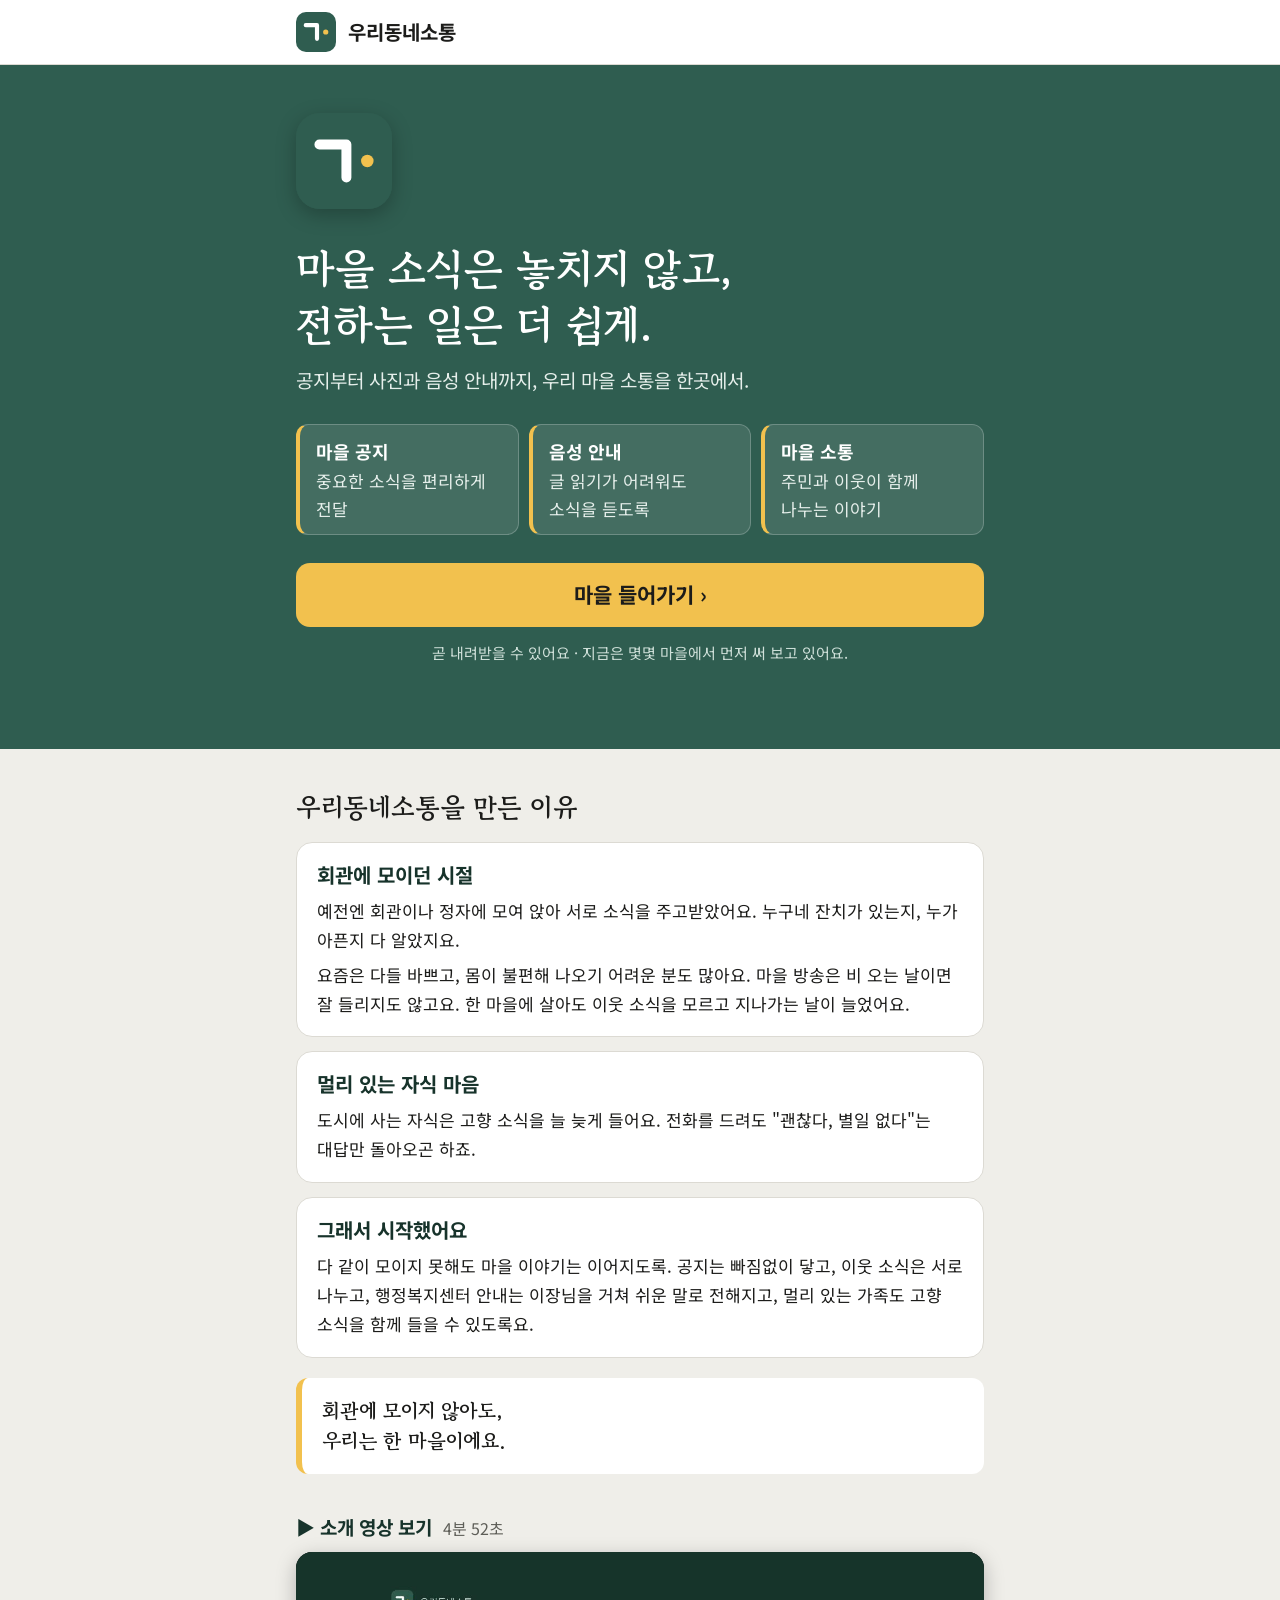
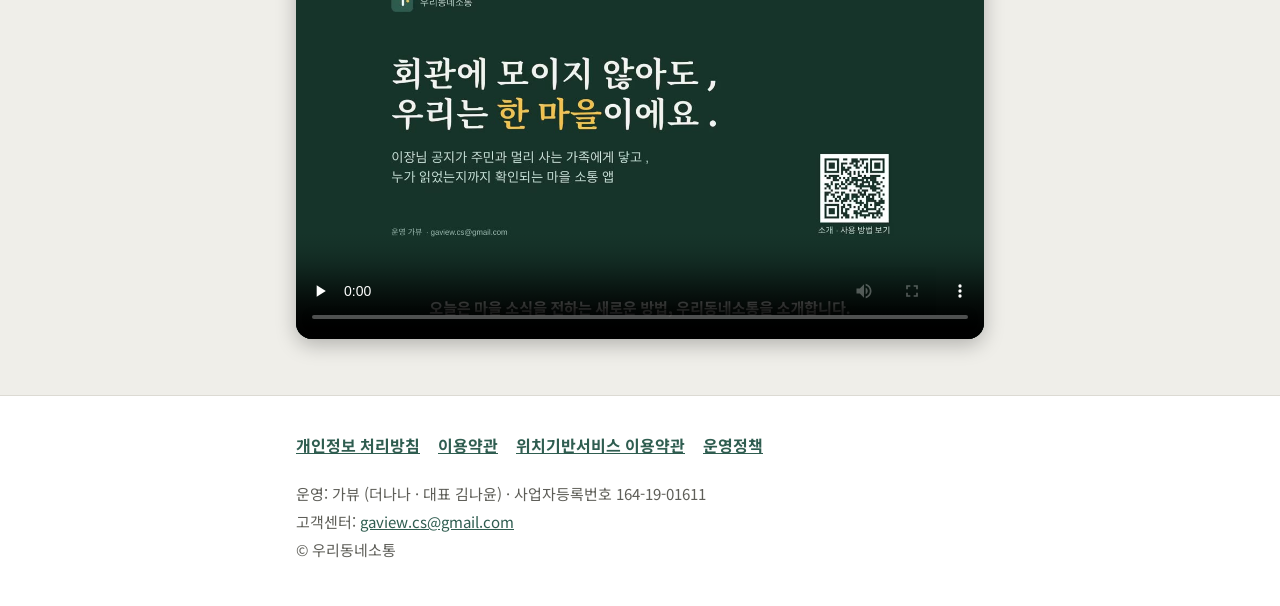
<file: index.html>
<!doctype html>
<html lang="ko">
<head>
<meta charset="utf-8">
<meta name="viewport" content="width=device-width, initial-scale=1">
<title>우리동네소통</title>
<meta name="description" content="마을 공지부터 이웃들 사는 이야기까지. 회관에 모이지 않아도 우리 마을 사람들과 소식을 나누는 앱, 우리동네소통.">
<meta name="theme-color" content="#2F5D50">
<link rel="icon" href="favicon.svg" type="image/svg+xml">
<link rel="preconnect" href="https://fonts.googleapis.com">
<link rel="preconnect" href="https://fonts.gstatic.com" crossorigin>
<link href="https://fonts.googleapis.com/css2?family=Gowun+Batang:wght@700&family=Noto+Sans+KR:wght@400;700&display=swap" rel="stylesheet">
<link rel="stylesheet" href="style.css?v=20261116b">
</head>
<body>
<header class="top"><div class="wrap">
  <a class="brand" href="./"><img src="icon.svg" alt="">우리동네소통</a>
</div></header>

<div class="hero"><div class="wrap">
  <img class="icon" src="icon.svg" alt="우리동네소통 앱 아이콘">
  <h1>마을 소식은 놓치지 않고,<br>전하는 일은 더 쉽게.</h1>
  <p>공지부터 사진과 음성 안내까지, 우리 마을 소통을 한곳에서.</p>
  <ul class="points">
    <li><strong>마을 공지</strong><span>중요한 소식을 편리하게 전달</span></li>
    <li><strong>음성 안내</strong><span>글 읽기가 어려워도 소식을 듣도록</span></li>
    <li><strong>마을 소통</strong><span>주민과 이웃이 함께 나누는 이야기</span></li>
  </ul>
  <a class="btn btn-main btn-wide enter" href="start.html">마을 들어가기 ›</a>
  <p class="note">곧 내려받을 수 있어요 · 지금은 몇몇 마을에서 먼저 써 보고 있어요.</p>
</div></div>

<main class="wrap">
  <section>
    <h2>우리동네소통을 만든 이유</h2>
    <div class="story">
      <div class="chapter">
        <h3>회관에 모이던 시절</h3>
        <p>예전엔 회관이나 정자에 모여 앉아 서로 소식을 주고받았어요. 누구네 잔치가 있는지, 누가 아픈지 다 알았지요.</p>
        <p>요즘은 다들 바쁘고, 몸이 불편해 나오기 어려운 분도 많아요. 마을 방송은 비 오는 날이면 잘 들리지도 않고요. 한 마을에 살아도 이웃 소식을 모르고 지나가는 날이 늘었어요.</p>
      </div>
      <div class="chapter">
        <h3>멀리 있는 자식 마음</h3>
        <p>도시에 사는 자식은 고향 소식을 늘 늦게 들어요. 전화를 드려도 "괜찮다, 별일 없다"는 대답만 돌아오곤 하죠.</p>
      </div>
      <div class="chapter">
        <h3>그래서 시작했어요</h3>
        <p>다 같이 모이지 못해도 마을 이야기는 이어지도록. 공지는 빠짐없이 닿고, 이웃 소식은 서로 나누고, 행정복지센터 안내는 이장님을 거쳐 쉬운 말로 전해지고, 멀리 있는 가족도 고향 소식을 함께 들을 수 있도록요.</p>
      </div>
      <p class="closing">회관에 모이지 않아도,<br>우리는 한 마을이에요.</p>
      <figure class="intro-video">
        <figcaption>▶ 소개 영상 보기 <span>4분 52초</span></figcaption>
        <video controls playsinline preload="none" poster="img/video/intro-poster.jpg">
          <source src="img/video/intro.mp4" type="video/mp4">
          이 브라우저에서는 영상을 볼 수 없어요. <a href="img/video/intro.mp4">영상 내려받기</a>
        </video>
      </figure>
    </div>
  </section>
</main>

<footer><div class="wrap">
  <nav aria-label="약관과 정책">
    <a href="privacy.html"><strong>개인정보 처리방침</strong></a>
    <a href="terms.html">이용약관</a>
    <a href="location-terms.html">위치기반서비스 이용약관</a>
    <a href="policy.html">운영정책</a>
  </nav>
  <p>운영: 가뷰 (더나나 · 대표 김나윤) · 사업자등록번호 164-19-01611</p>
  <p>고객센터: <a href="mailto:gaview.cs@gmail.com">gaview.cs@gmail.com</a></p>
  <p>© 우리동네소통</p>
</div></footer>
<script src="nav.js?v=20261106d"></script>
</body>
</html>
</file>
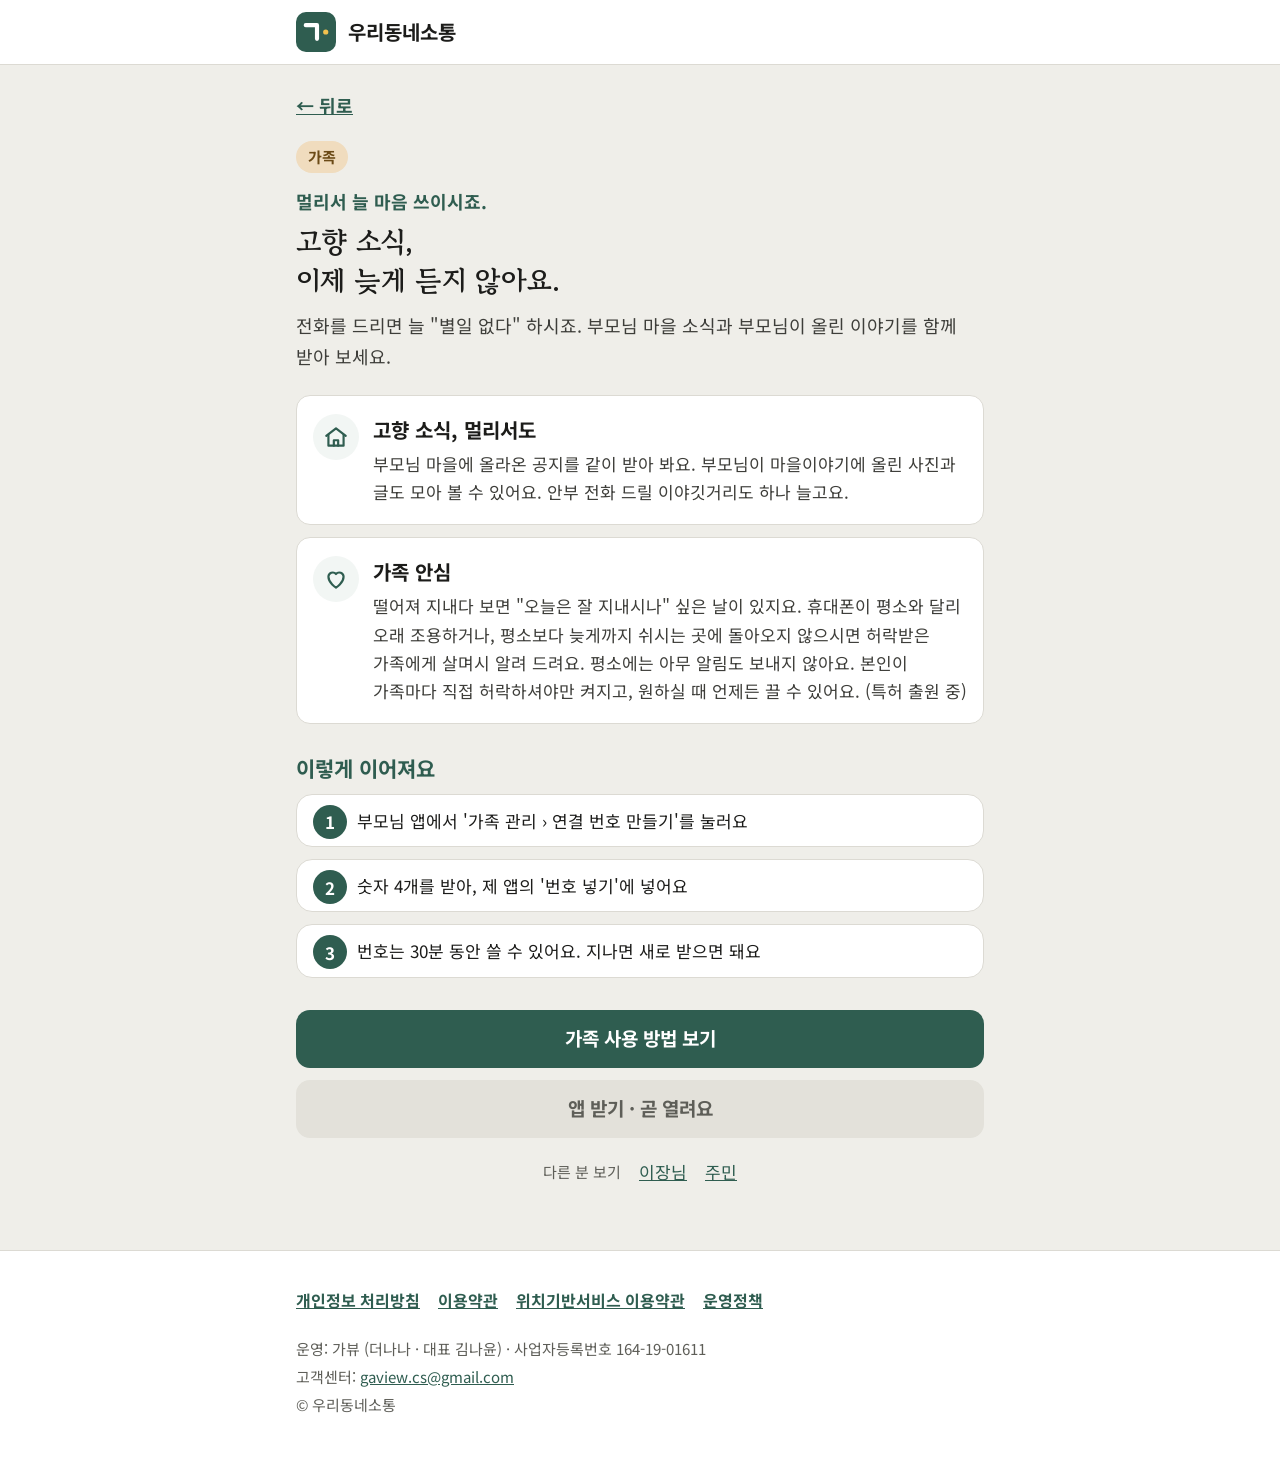
<file: family.html>
<!doctype html>
<html lang="ko">
<head>
<meta charset="utf-8">
<meta name="viewport" content="width=device-width, initial-scale=1">
<title>가족 · 우리동네소통</title>
<meta name="theme-color" content="#2F5D50">
<link rel="icon" href="favicon.svg" type="image/svg+xml">
<link rel="preconnect" href="https://fonts.googleapis.com">
<link rel="preconnect" href="https://fonts.gstatic.com" crossorigin>
<link href="https://fonts.googleapis.com/css2?family=Gowun+Batang:wght@700&family=Noto+Sans+KR:wght@400;700&display=swap" rel="stylesheet">
<link rel="stylesheet" href="style.css?v=20261116b">
</head>
<body>
<header class="top"><div class="wrap">
  <a class="brand" href="./"><img src="icon.svg" alt="">우리동네소통</a>
</div></header>
<main class="wrap role">
  <a class="back" data-back href="start.html">← 뒤로</a><br>
  <span class="tag tag-family">가족</span>
  <p class="hello">멀리서 늘 마음 쓰이시죠.</p>
  <h1>고향 소식,<br>이제 늦게 듣지 않아요.</h1>
  <p class="lede">전화를 드리면 늘 "별일 없다" 하시죠. 부모님 마을 소식과 부모님이 올린 이야기를 함께 받아 보세요.</p>
  <ul class="pts">
    <li><i class="ic" aria-hidden="true"><svg viewBox="0 0 24 24" fill="none" stroke="#2F5D50" stroke-width="2" stroke-linecap="round" stroke-linejoin="round"><path d="M3 11l9-7 9 7"/><path d="M5 10v10h14V10"/><path d="M10 20v-5h4v5"/></svg></i><strong>고향 소식, 멀리서도</strong><span class="d">부모님 마을에 올라온 공지를 같이 받아 봐요. 부모님이 마을이야기에 올린 사진과 글도 모아 볼 수 있어요. 안부 전화 드릴 이야깃거리도 하나 늘고요.</span></li>
    <li><i class="ic" aria-hidden="true"><svg viewBox="0 0 24 24" fill="none" stroke="#2F5D50" stroke-width="2" stroke-linecap="round" stroke-linejoin="round"><path d="M12 20s-7-4.4-7-10a4 4 0 0 1 7-2.6A4 4 0 0 1 19 10c0 5.6-7 10-7 10z"/></svg></i><strong>가족 안심</strong><span class="d">떨어져 지내다 보면 "오늘은 잘 지내시나" 싶은 날이 있지요. 휴대폰이 평소와 달리 오래 조용하거나, 평소보다 늦게까지 쉬시는 곳에 돌아오지 않으시면 허락받은 가족에게 살며시 알려 드려요. 평소에는 아무 알림도 보내지 않아요. 본인이 가족마다 직접 허락하셔야만 켜지고, 원하실 때 언제든 끌 수 있어요. (특허 출원 중)</span></li>
  </ul>
  <h2>이렇게 이어져요</h2>
  <ol class="steps">
    <li>부모님 앱에서 '가족 관리 › 연결 번호 만들기'를 눌러요</li>
    <li>숫자 4개를 받아, 제 앱의 '번호 넣기'에 넣어요</li>
    <li>번호는 30분 동안 쓸 수 있어요. 지나면 새로 받으면 돼요</li>
  </ol>
  <div class="actions">
    <a class="btn btn-guide" href="guide-family.html">가족 사용 방법 보기</a>
    <span class="btn btn-off" role="note">앱 받기 · 곧 열려요</span>
    <div class="others"><span>다른 분 보기</span><a data-swap href="leader.html">이장님</a><a data-swap href="resident.html">주민</a></div>
  </div>
</main>
<footer><div class="wrap">
  <nav aria-label="약관과 정책">
    <a href="privacy.html"><strong>개인정보 처리방침</strong></a>
    <a href="terms.html">이용약관</a>
    <a href="location-terms.html">위치기반서비스 이용약관</a>
    <a href="policy.html">운영정책</a>
  </nav>
  <p>운영: 가뷰 (더나나 · 대표 김나윤) · 사업자등록번호 164-19-01611</p>
  <p>고객센터: <a href="mailto:gaview.cs@gmail.com">gaview.cs@gmail.com</a></p>
  <p>© 우리동네소통</p>
</div></footer>
<script src="nav.js?v=20261106d"></script>
</body>
</html>
</file>
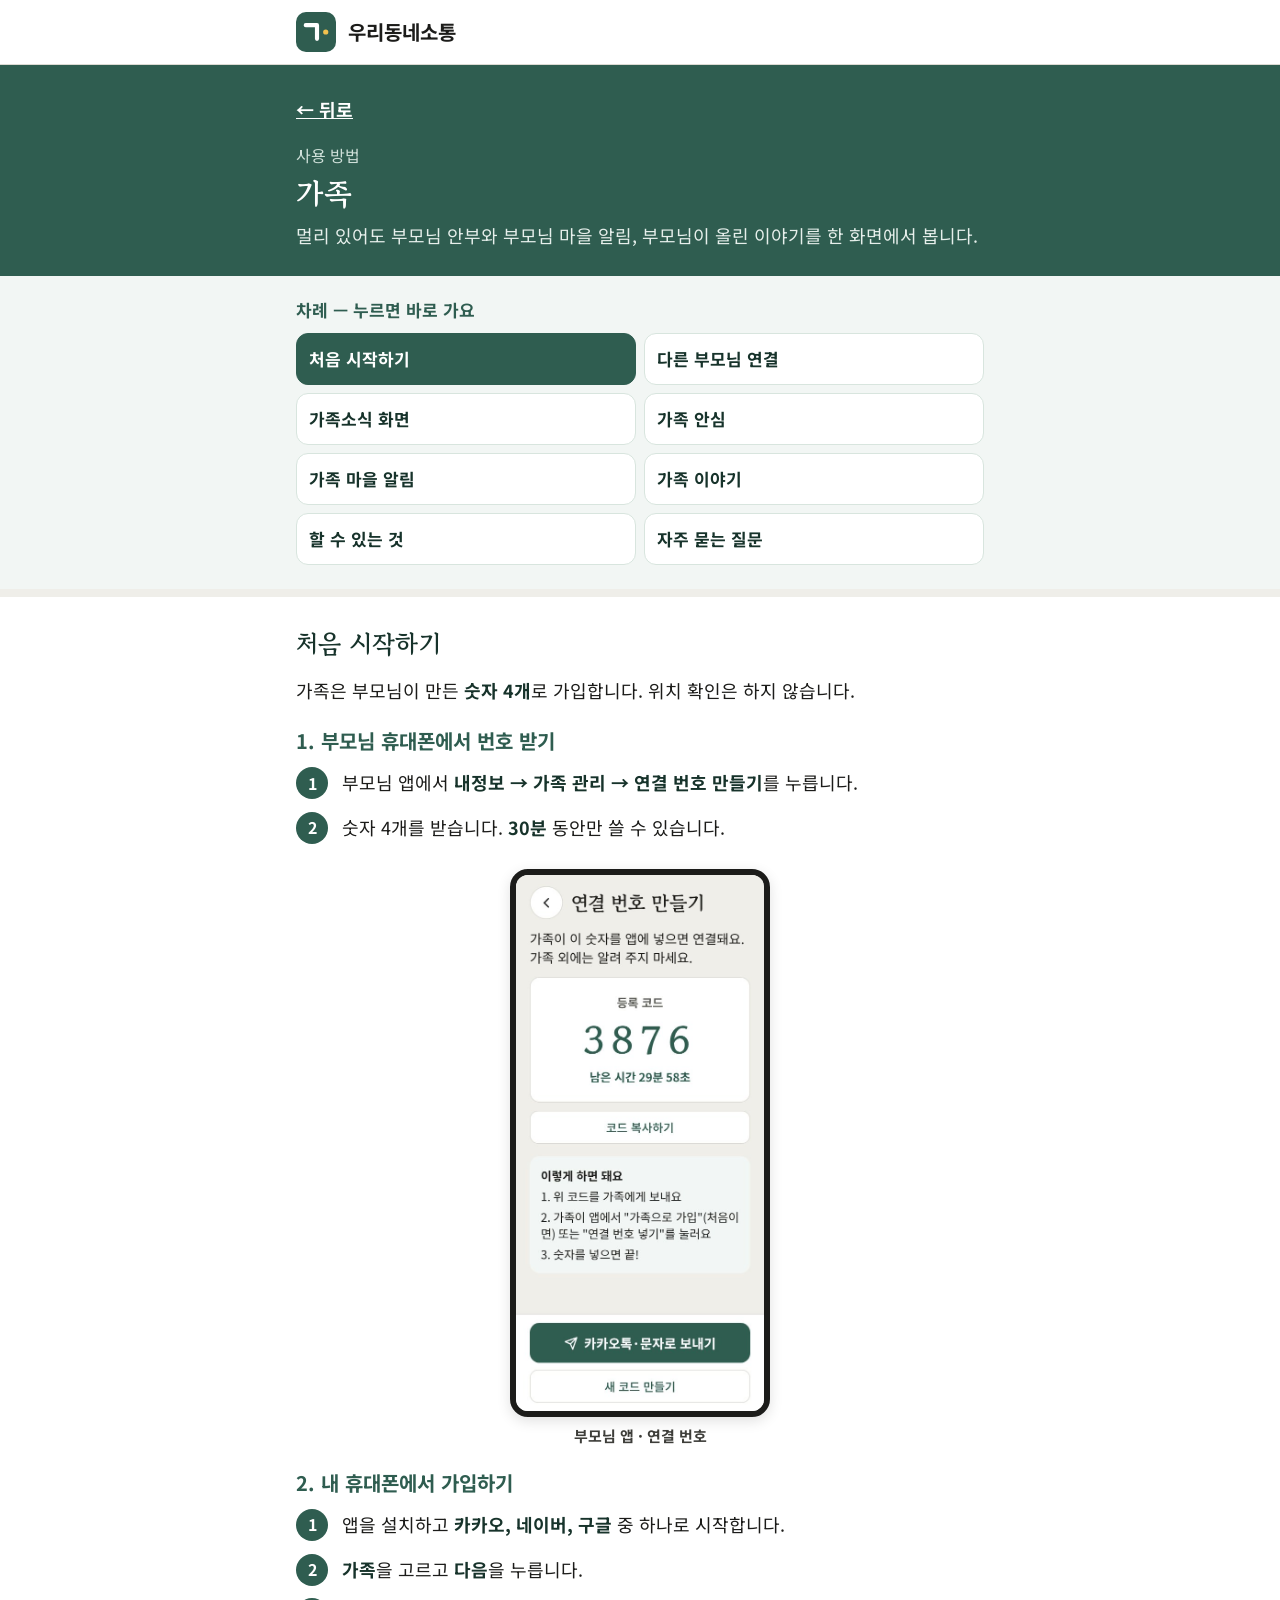
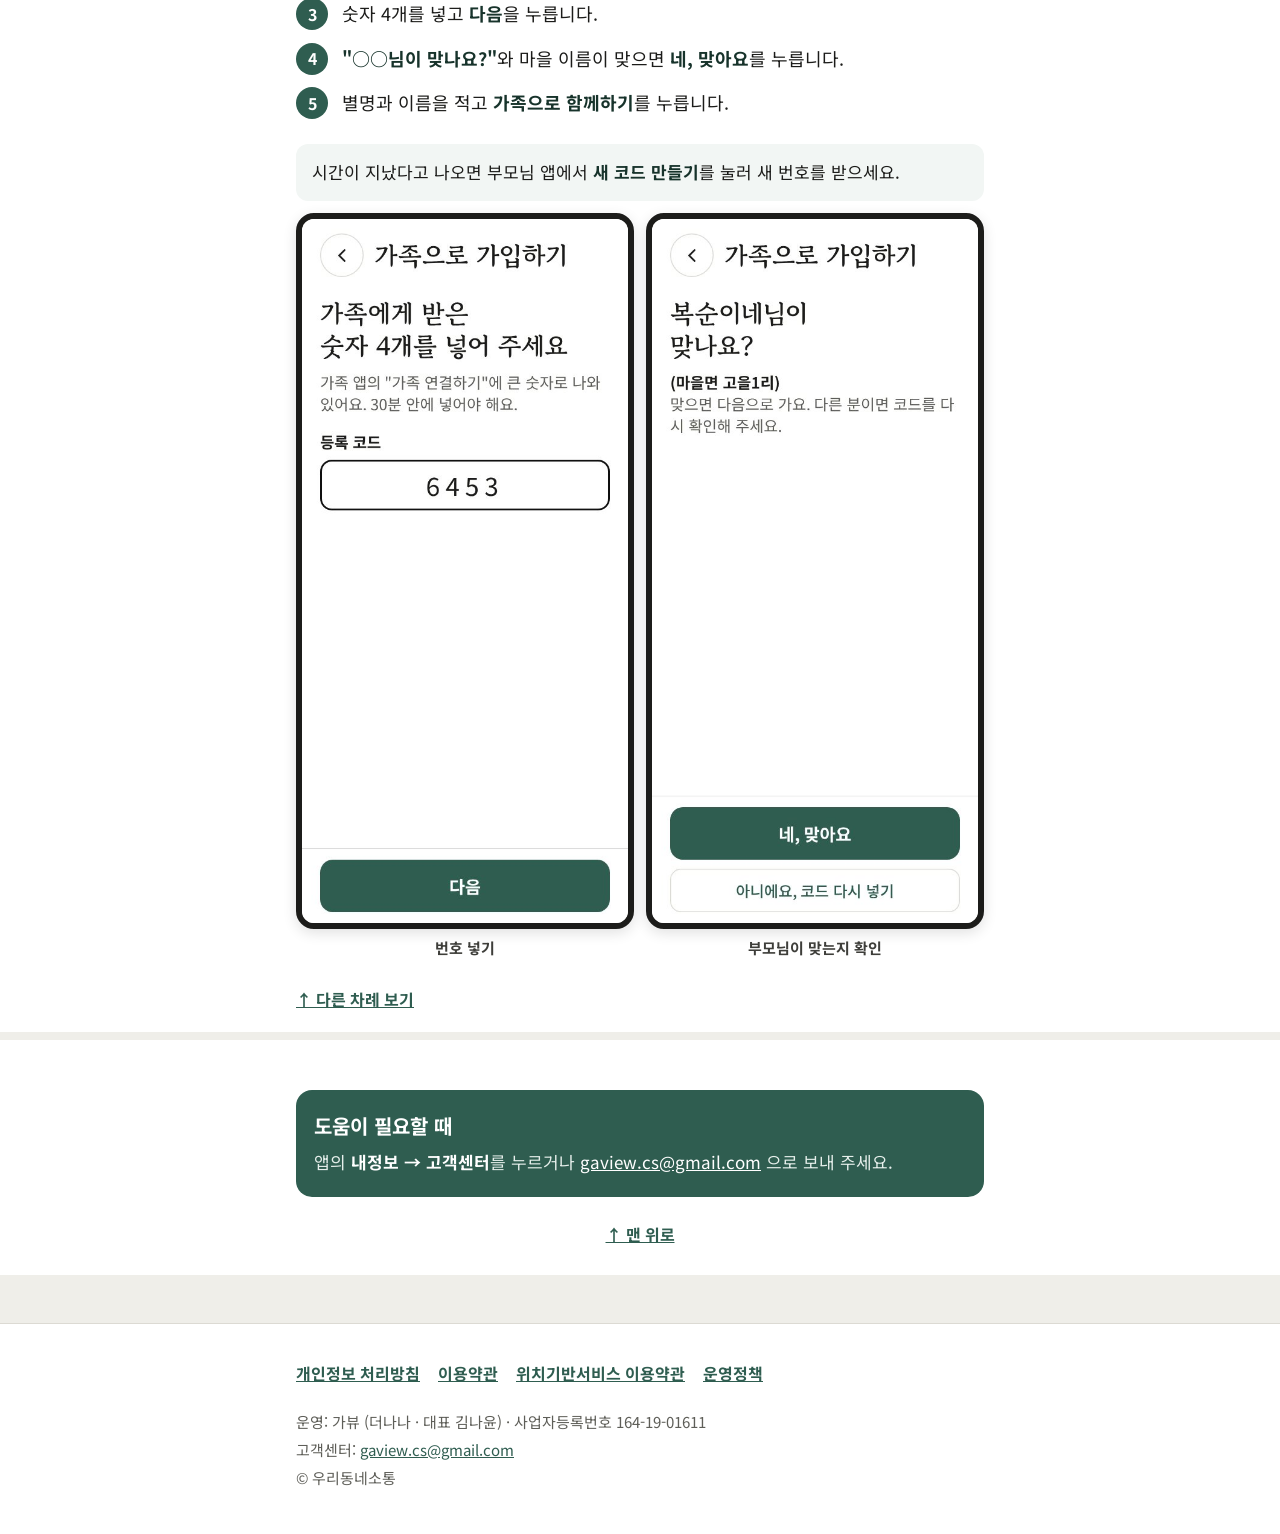
<file: guide-family.html>
<!doctype html>
<html lang="ko">
<head>
<meta charset="utf-8">
<meta name="viewport" content="width=device-width, initial-scale=1">
<title>가족 사용 방법 · 우리동네소통</title>
<meta name="theme-color" content="#2F5D50">
<link rel="icon" href="favicon.svg" type="image/svg+xml">
<link rel="preconnect" href="https://fonts.googleapis.com">
<link rel="preconnect" href="https://fonts.gstatic.com" crossorigin>
<link href="https://fonts.googleapis.com/css2?family=Gowun+Batang:wght@700&family=Noto+Sans+KR:wght@400;700&display=swap" rel="stylesheet">
<link rel="stylesheet" href="style.css?v=20261116b">
</head>
<body>
<header class="top"><div class="wrap">
  <a class="brand" href="./"><img src="icon.svg" alt="">우리동네소통</a>
</div></header>
<div class="guide-head" id="top"><div class="wrap">
  <a class="back" data-back href="family.html">← 뒤로</a>
  <p class="kicker">사용 방법</p>
  <h1>가족</h1>
  <p>멀리 있어도 부모님 안부와 부모님 마을 알림, 부모님이 올린 이야기를 한 화면에서 봅니다.</p>
</div></div>
<div class="toc-box"><div class="wrap">
  <p>차례 — 누르면 바로 가요</p>
  <nav class="toc" aria-label="차례">
<a href="#start">처음 시작하기</a>
<a href="#more">다른 부모님 연결</a>
<a href="#check">가족소식 화면</a>
<a href="#care">가족 안심</a>
<a href="#village">가족 마을 알림</a>
<a href="#stories">가족 이야기</a>
<a href="#can">할 수 있는 것</a>
<a href="#faq">자주 묻는 질문</a>
  </nav>
</div></div>
<main class="guide">
<section class="gsec" id="start"><div class="wrap">
<h2>처음 시작하기</h2>
<p>가족은 부모님이 만든 <b>숫자 4개</b>로 가입합니다. 위치 확인은 하지 않습니다.</p>
<h3>1. 부모님 휴대폰에서 번호 받기</h3>
<ol class="steps">
<li>부모님 앱에서 <b>내정보 → 가족 관리 → 연결 번호 만들기</b>를 누릅니다.</li>
<li>숫자 4개를 받습니다. <b>30분</b> 동안만 쓸 수 있습니다.</li>
</ol>
<div class="phones one"><figure class="phone"><a href="img/app/r-code.jpg"><img src="img/app/r-code.jpg" alt="부모님 앱 · 연결 번호 화면" loading="lazy"></a><figcaption>부모님 앱 · 연결 번호</figcaption></figure></div>
<h3>2. 내 휴대폰에서 가입하기</h3>
<ol class="steps">
<li>앱을 설치하고 <b>카카오, 네이버, 구글</b> 중 하나로 시작합니다.</li>
<li><b>가족</b>을 고르고 <b>다음</b>을 누릅니다.</li>
<li>숫자 4개를 넣고 <b>다음</b>을 누릅니다.</li>
<li><b>"○○님이 맞나요?"</b>와 마을 이름이 맞으면 <b>네, 맞아요</b>를 누릅니다.</li>
<li>별명과 이름을 적고 <b>가족으로 함께하기</b>를 누릅니다.</li>
</ol>
<div class="tip">시간이 지났다고 나오면 부모님 앱에서 <b>새 코드 만들기</b>를 눌러 새 번호를 받으세요.</div>
<div class="phones"><figure class="phone"><a href="img/app/f-code.jpg"><img src="img/app/f-code.jpg" alt="번호 넣기 화면" loading="lazy"></a><figcaption>번호 넣기</figcaption></figure><figure class="phone"><a href="img/app/f-confirm.jpg"><img src="img/app/f-confirm.jpg" alt="부모님이 맞는지 확인 화면" loading="lazy"></a><figcaption>부모님이 맞는지 확인</figcaption></figure></div>
<a class="up" href="#top">↑ 다른 차례 보기</a>
</div></section>
<section class="gsec" id="more"><div class="wrap">
<h2>다른 부모님도 연결하기</h2>
<p><b>내정보 → 가족 관리 → 연결 번호 넣기</b>에 새 번호를 넣습니다. <b>5명까지</b> 연결할 수 있습니다.</p>
<a class="up" href="#top">↑ 다른 차례 보기</a>
</div></section>
<section class="gsec" id="check"><div class="wrap">
<h2>가족소식 화면</h2>
<p>앱을 열면 <b>가족소식</b>이 나옵니다. 맨 위에 지금 보고 있는 분의 별명이 있고, 아래는 세 칸입니다.</p>
<ul class="dots">
<li><b>가족 안심:</b> 오늘 휴대폰을 언제 쓰셨는지, 평소와 같은지.</li>
<li><b>가족 마을 알림:</b> 부모님 마을의 최근 공지 2건.</li>
<li><b>가족 이야기:</b> 부모님이 마을이야기에 올린 최근 글.</li>
</ul>
<div class="phones one"><figure class="phone"><a href="img/app/f-parents.jpg"><img src="img/app/f-parents.jpg" alt="가족소식 화면. 가족 안심, 가족 마을 알림, 가족 이야기 세 칸" loading="lazy"></a><figcaption>가족소식 · 세 칸</figcaption></figure></div>
<div class="tip">여러 분을 연결했으면 맨 위 이름 옆 <b>바꾸기</b>를 눌러 다른 분을 고릅니다. 확인이 필요한 분이 먼저 나오고, 다른 분을 확인해야 하면 노란 줄로 알려 줍니다.</div>
<a class="up" href="#top">↑ 다른 차례 보기</a>
</div></section>
<section class="gsec" id="care"><div class="wrap">
<h2>가족 안심</h2>
<p>부모님이 <b>보여 줄 것 정하기</b>에서 허락하신 것만 보입니다. 부모님 휴대폰에는 묻는 화면이 뜨지 않습니다.</p>
<ul class="dots">
<li>상자 색으로 바로 알 수 있습니다. <b>초록</b>은 평소와 같음, <b>노랑</b>은 살펴볼 일이 있음, <b>회색</b>은 소식이 끊겼거나 아직 알 수 없음입니다.</li>
<li>상자를 누르면 자세히 나옵니다. <b>최근</b>(폰 상태·충전·위치·평소), <b>최근 2주, 평소와 달라진 것</b>, <b>생활 리듬</b>, <b>주별로 보면</b> 순서입니다.</li>
<li>처음 2주는 <b>평소를 배우는 중</b>입니다. 그동안은 평소와 비교하지 않습니다.</li>
<li>허락받지 않았으면 <b>아직 안부를 보여 주지 않아요</b>가 나옵니다. <b>가족에게 보여 달라고 하기</b>로 부탁할 수 있습니다.</li>
</ul>
<div class="phones"><figure class="phone"><a href="img/app/f-care.jpg"><img src="img/app/f-care.jpg" alt="가족 안심 자세히 보기. 폰 상태, 충전, 위치, 평소" loading="lazy"></a><figcaption>자세히 보기 · 최근</figcaption></figure><figure class="phone"><a href="img/app/f-rhythm.jpg"><img src="img/app/f-rhythm.jpg" alt="생활 리듬표와 주별 막대" loading="lazy"></a><figcaption>생활 리듬 · 주별로 보면</figcaption></figure></div>
<div class="tip">휴대폰이 보낸 신호로 짐작한 것이라 몸 상태까지는 알 수 없습니다. 위치는 <b>마을 안·밖</b>과 <b>평소 쉬는 곳 근처인지</b>만 보이고, 지도나 이동 경로는 보이지 않습니다.</div>
<a class="up" href="#top">↑ 다른 차례 보기</a>
</div></section>
<section class="gsec" id="village"><div class="wrap">
<h2>가족 마을 알림</h2>
<p><b>가족 마을 알림 → 모두 보기</b>를 누르면 부모님 마을의 공지가 모두 보입니다. 글을 눌러 읽고 댓글도 달 수 있습니다. 부모님이 허락하시면 중요 공지를 읽으셨는지도 보입니다.</p>
<div class="phones one"><figure class="phone"><a href="img/app/f-village.jpg"><img src="img/app/f-village.jpg" alt="가족 마을 알림 화면. 부모님 마을 공지 목록" loading="lazy"></a><figcaption>가족 마을 알림 · 모두 보기</figcaption></figure></div>
<div class="tip">부모님이 나와 같은 마을에 사시면 이 칸에는 안내 한 줄만 나옵니다. 마을 공지는 내 알림판에서 보세요.</div>
<a class="up" href="#top">↑ 다른 차례 보기</a>
</div></section>
<section class="gsec" id="stories"><div class="wrap">
<h2>가족 이야기</h2>
<p><b>가족 이야기 → 모두 보기</b>를 누르면 <b>부모님이 직접 올린 글만</b> 모아 볼 수 있습니다. 마을 이웃들이 올린 이야기는 보이지 않습니다.</p>
<div class="phones one"><figure class="phone"><a href="img/app/f-stories.jpg"><img src="img/app/f-stories.jpg" alt="가족 이야기 화면. 부모님이 올린 글과 사진" loading="lazy"></a><figcaption>가족 이야기 · 부모님이 올린 글</figcaption></figure></div>
<a class="up" href="#top">↑ 다른 차례 보기</a>
</div></section>
<section class="gsec" id="can"><div class="wrap">
<h2>할 수 있는 것과 없는 것</h2>
<div class="can">
<div>부모님 마을 공지 읽기 <em class="yes">가능</em></div>
<div>공지 댓글 <em class="yes">가능</em></div>
<div>부모님이 올린 이야기 <em class="part">읽기만</em></div>
<div>이웃들의 이야기 <em class="no">안 보임</em></div>
<div>이웃대화 <em class="no">안 보임</em></div>
<div>공지 올리기 <em class="no">불가</em></div>
</div>
<p>아래쪽 탭은 <b>가족소식</b>과 <b>내정보</b> 두 개입니다. 중요 공지 알림과 "연락이 닿지 않아요" 알림은 끌 수 없습니다. 나머지 알림은 <b>내정보 → 알림 설정</b>에서 정합니다.</p>
<a class="up" href="#top">↑ 다른 차례 보기</a>
</div></section>
<section class="gsec" id="faq"><div class="wrap">
<h2>자주 묻는 질문</h2>
<div class="faq"><strong>부모님 소식이 안 보여요</strong><span>부모님이 <b>보여 줄 것 정하기</b>에서 허락하셔야 보입니다.</span></div>
<div class="faq"><strong>"폰 설정이 필요해요"가 보여요</strong><span>부모님 휴대폰의 배터리 사용 제한이나 위치 "항상 허용"이 꺼져 있어 소식이 늦게 올 수 있다는 뜻입니다. 댁에 가셨을 때 부모님 휴대폰에서 <b>내정보 → 가족 관리 → 보여 줄 것 정하기</b> 맨 위 버튼으로 함께 바꿔 주세요.</span></div>
<div class="faq"><strong>번호를 넣었는데 안 돼요</strong><span>30분이 지났을 수 있습니다. 새 번호를 받아 다시 넣어 보세요.</span></div>
<div class="faq"><strong>이웃대화 탭이 없어요</strong><span>이웃대화는 마을 주민끼리 쓰는 공간이라 가족에게는 보이지 않습니다.</span></div>
<div class="faq"><strong>마을 다른 분들 이야기는 왜 안 보이나요?</strong><span>마을이야기는 그 마을 주민끼리 나누는 곳이라, 가족에게는 부모님이 직접 올린 글만 보입니다.</span></div>
</div></section>
<section class="gsec"><div class="wrap">
  <div class="help"><strong>도움이 필요할 때</strong><p>앱의 <b>내정보 → 고객센터</b>를 누르거나 <a href="mailto:gaview.cs@gmail.com">gaview.cs@gmail.com</a> 으로 보내 주세요.</p></div>
  <div class="guide-end"><a class="up" href="#top">↑ 맨 위로</a></div>
</div></section>
</main>
<footer><div class="wrap">
  <nav aria-label="약관과 정책">
    <a href="privacy.html"><strong>개인정보 처리방침</strong></a>
    <a href="terms.html">이용약관</a>
    <a href="location-terms.html">위치기반서비스 이용약관</a>
    <a href="policy.html">운영정책</a>
  </nav>
  <p>운영: 가뷰 (더나나 · 대표 김나윤) · 사업자등록번호 164-19-01611</p>
  <p>고객센터: <a href="mailto:gaview.cs@gmail.com">gaview.cs@gmail.com</a></p>
  <p>© 우리동네소통</p>
</div></footer>
<script src="nav.js?v=20261106d"></script>
</body>
</html>
</file>
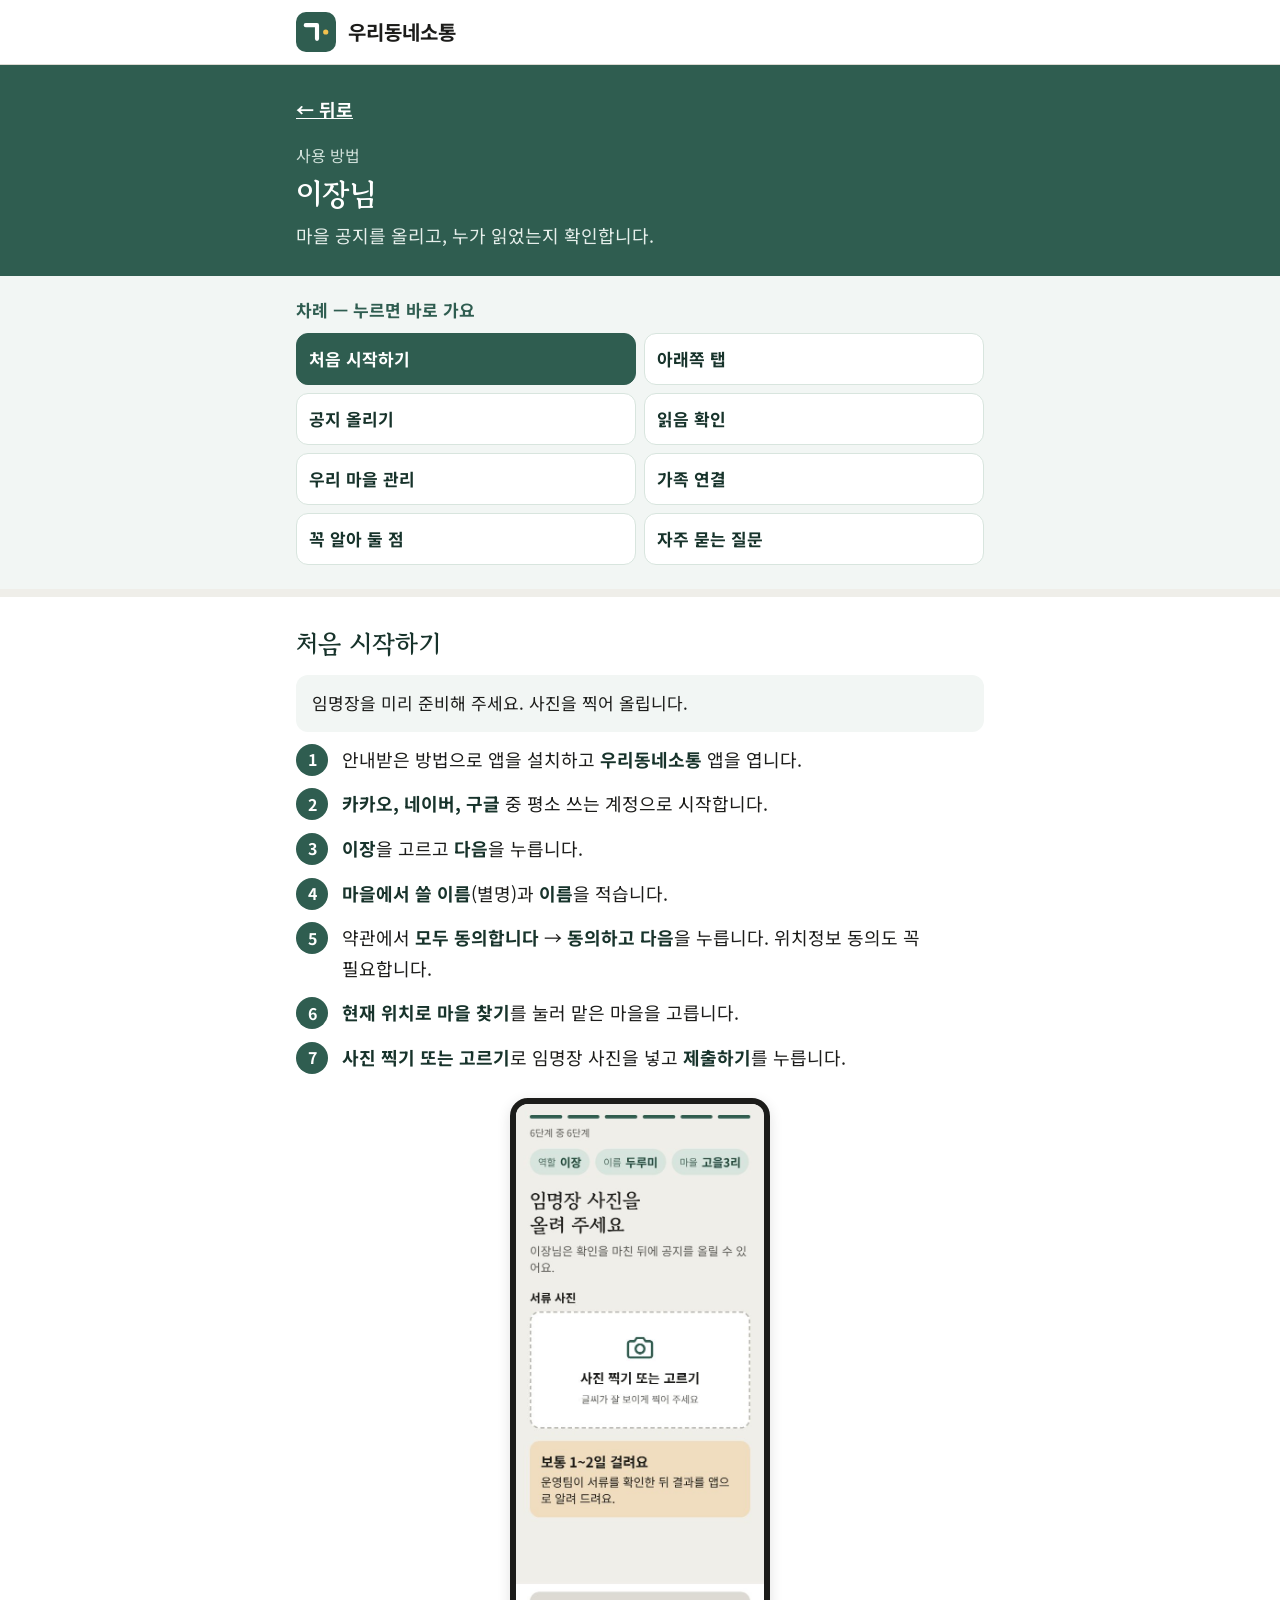
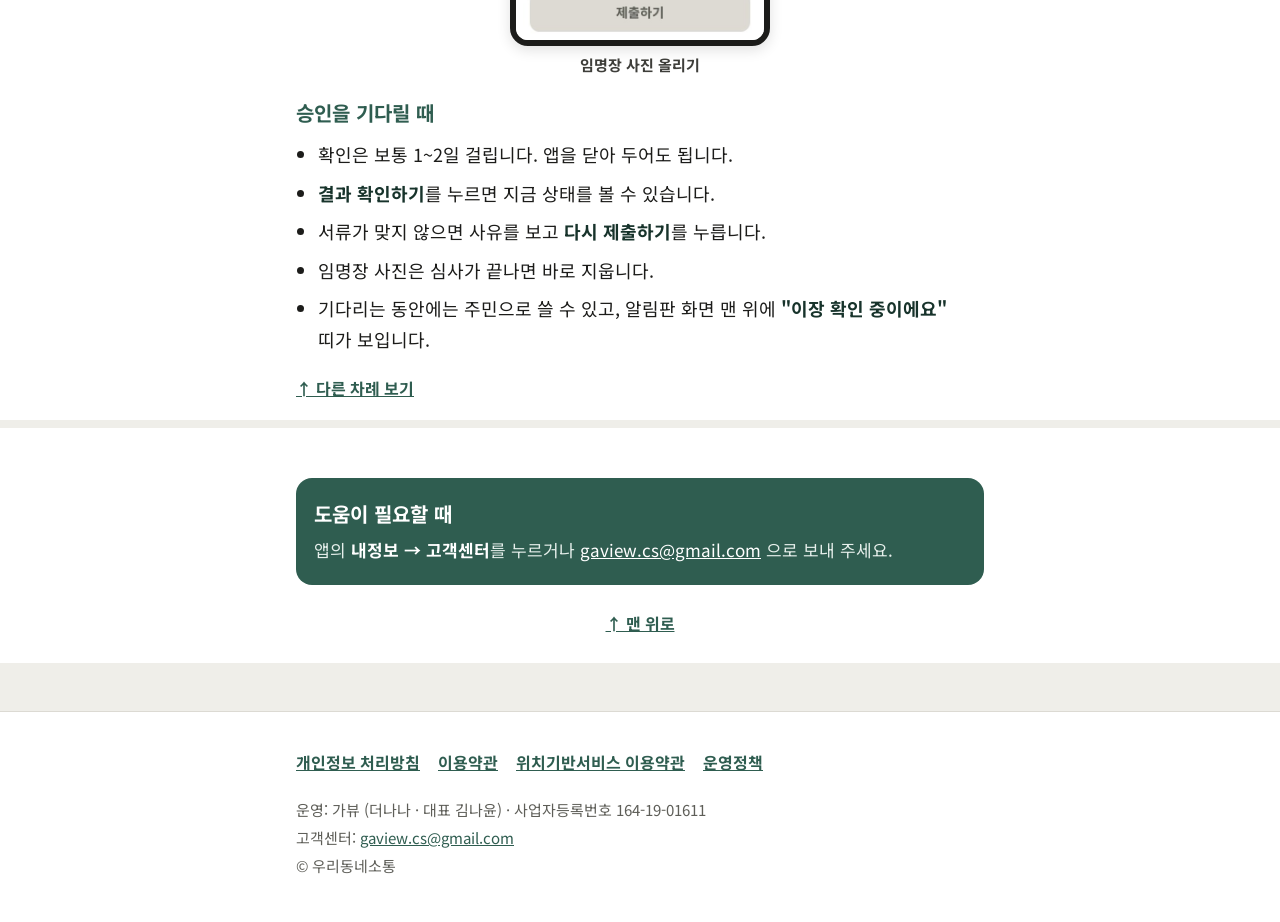
<file: guide-leader.html>
<!doctype html>
<html lang="ko">
<head>
<meta charset="utf-8">
<meta name="viewport" content="width=device-width, initial-scale=1">
<title>이장님 사용 방법 · 우리동네소통</title>
<meta name="theme-color" content="#2F5D50">
<link rel="icon" href="favicon.svg" type="image/svg+xml">
<link rel="preconnect" href="https://fonts.googleapis.com">
<link rel="preconnect" href="https://fonts.gstatic.com" crossorigin>
<link href="https://fonts.googleapis.com/css2?family=Gowun+Batang:wght@700&family=Noto+Sans+KR:wght@400;700&display=swap" rel="stylesheet">
<link rel="stylesheet" href="style.css?v=20261116b">
</head>
<body>
<header class="top"><div class="wrap">
  <a class="brand" href="./"><img src="icon.svg" alt="">우리동네소통</a>
</div></header>
<div class="guide-head" id="top"><div class="wrap">
  <a class="back" data-back href="leader.html">← 뒤로</a>
  <p class="kicker">사용 방법</p>
  <h1>이장님</h1>
  <p>마을 공지를 올리고, 누가 읽었는지 확인합니다.</p>
</div></div>
<div class="toc-box"><div class="wrap">
  <p>차례 — 누르면 바로 가요</p>
  <nav class="toc" aria-label="차례">
<a href="#start">처음 시작하기</a>
<a href="#tabs">아래쪽 탭</a>
<a href="#write">공지 올리기</a>
<a href="#read">읽음 확인</a>
<a href="#village">우리 마을 관리</a>
<a href="#family">가족 연결</a>
<a href="#note">꼭 알아 둘 점</a>
<a href="#faq">자주 묻는 질문</a>
  </nav>
</div></div>
<main class="guide">
<section class="gsec" id="start"><div class="wrap">
<h2>처음 시작하기</h2>
<div class="tip">임명장을 미리 준비해 주세요. 사진을 찍어 올립니다.</div>
<ol class="steps">
<li>안내받은 방법으로 앱을 설치하고 <b>우리동네소통</b> 앱을 엽니다.</li>
<li><b>카카오, 네이버, 구글</b> 중 평소 쓰는 계정으로 시작합니다.</li>
<li><b>이장</b>을 고르고 <b>다음</b>을 누릅니다.</li>
<li><b>마을에서 쓸 이름</b>(별명)과 <b>이름</b>을 적습니다.</li>
<li>약관에서 <b>모두 동의합니다</b> → <b>동의하고 다음</b>을 누릅니다. 위치정보 동의도 꼭 필요합니다.</li>
<li><b>현재 위치로 마을 찾기</b>를 눌러 맡은 마을을 고릅니다.</li>
<li><b>사진 찍기 또는 고르기</b>로 임명장 사진을 넣고 <b>제출하기</b>를 누릅니다.</li>
</ol>
<div class="phones one"><figure class="phone"><a href="img/app/l-doc.jpg"><img src="img/app/l-doc.jpg" alt="임명장 사진 올리기 화면" loading="lazy"></a><figcaption>임명장 사진 올리기</figcaption></figure></div>
<h3>승인을 기다릴 때</h3>
<ul class="dots">
<li>확인은 보통 1~2일 걸립니다. 앱을 닫아 두어도 됩니다.</li>
<li><b>결과 확인하기</b>를 누르면 지금 상태를 볼 수 있습니다.</li>
<li>서류가 맞지 않으면 사유를 보고 <b>다시 제출하기</b>를 누릅니다.</li>
<li>임명장 사진은 심사가 끝나면 바로 지웁니다.</li>
<li>기다리는 동안에는 주민으로 쓸 수 있고, 알림판 화면 맨 위에 <b>"이장 확인 중이에요"</b> 띠가 보입니다.</li>
</ul>
<a class="up" href="#top">↑ 다른 차례 보기</a>
</div></section>
<section class="gsec" id="tabs"><div class="wrap">
<h2>아래쪽 탭 보기</h2>
<div class="tabs">
<div><strong>알림판</strong>마을 공지를 보고 <b>공지 올리기</b>로 새 공지를 올립니다. 맨 위 <b>행정안내</b> 줄에서 행정복지센터 글을 봅니다.</div>
<div><strong>마을이야기</strong>주민의 사진과 이야기를 봅니다.</div>
<div><strong>이웃대화</strong>마을 사람들과 대화합니다.</div>
<div><strong>가족소식</strong>가족을 연결했을 때만 보입니다. 가족 안심, 가족 마을 알림, 가족이 올린 이야기를 봅니다.</div>
<div><strong>내정보</strong>우리 마을 주민, 마을 소개, 반장, 가족 연결, 알림 설정을 관리합니다.</div>
</div>
<div class="phones one"><figure class="phone"><a href="img/app/l-home.jpg"><img src="img/app/l-home.jpg" alt="이장님 알림판 화면 · 아래 공지 올리기 화면" loading="lazy"></a><figcaption>이장님 알림판 화면 · 아래 공지 올리기</figcaption></figure></div>
<a class="up" href="#top">↑ 다른 차례 보기</a>
</div></section>
<section class="gsec" id="write"><div class="wrap">
<h2>공지 올리기</h2>
<ol class="steps">
<li><b>알림판</b> 탭의 <b>공지 올리기</b>를 누릅니다.</li>
<li><b>보통 공지</b>나 <b>중요 공지</b>를 고릅니다.</li>
<li><b>제목</b>과 <b>내용</b>을 적습니다.</li>
<li>필요하면 <b>목소리 녹음 붙이기</b>, <b>사진</b>(4장까지), <b>링크</b>를 넣습니다.</li>
<li><b>올리기</b>를 누르면 주민과 가족에게 알림이 갑니다.</li>
</ol>
<div class="phones one"><figure class="phone"><a href="img/app/l-write.jpg"><img src="img/app/l-write.jpg" alt="공지 쓰기 · 보통/중요 고르고 제목·내용 화면" loading="lazy"></a><figcaption>공지 쓰기 · 보통/중요 고르고 제목·내용</figcaption></figure></div>
<h3>목소리로 알리기</h3>
<p><b>누르고 말씀하세요</b> 버튼을 누르고 말씀합니다. 5분까지 녹음되고, 다 하면 한 번 더 누릅니다. 목소리를 붙이면 내용은 비워도 됩니다.</p>
<div class="warn">중요 공지는 끌 수 없는 알림으로 갑니다. 단수·정전·재난처럼 꼭 알려야 할 때만 쓰세요.</div>
<a class="up" href="#top">↑ 다른 차례 보기</a>
</div></section>
<section class="gsec" id="read"><div class="wrap">
<h2>누가 읽었는지 확인하기</h2>
<ol class="steps">
<li>공지를 열고 아래쪽 <b>○명 읽음</b>을 누릅니다.</li>
<li><b>읽은 사람</b>과 <b>안 읽은 사람</b>을 봅니다. 가족은 <b>○○님 가족</b>으로 보입니다.</li>
<li>안 읽은 분께는 전화나 방송으로 한 번 더 알려 주세요.</li>
</ol>
<div class="phones"><figure class="phone"><a href="img/app/l-detail.jpg"><img src="img/app/l-detail.jpg" alt="글 아래 ○명 읽음 · 명단 보기 화면" loading="lazy"></a><figcaption>글 아래 ○명 읽음 · 명단 보기</figcaption></figure><figure class="phone"><a href="img/app/l-readers.jpg"><img src="img/app/l-readers.jpg" alt="읽은 사람 · 안 읽은 사람 화면" loading="lazy"></a><figcaption>읽은 사람 · 안 읽은 사람</figcaption></figure></div>
<a class="up" href="#top">↑ 다른 차례 보기</a>
</div></section>
<section class="gsec" id="village"><div class="wrap">
<h2>우리 마을 관리하기</h2>
<div class="phones"><figure class="phone"><a href="img/app/l-me.jpg"><img src="img/app/l-me.jpg" alt="내정보 · 반장 정하기·마을 소개 화면" loading="lazy"></a><figcaption>내정보 · 반장 정하기·마을 소개</figcaption></figure></div>
<h3>반장 정하기</h3>
<p><b>내정보 → 우리 마을 주민</b>에서 주민 옆 <b>반장 지정</b>을 누릅니다. 5명까지 정할 수 있고, 반장도 공지를 올릴 수 있습니다.</p>
<div class="phones one"><figure class="phone"><a href="img/app/l-vice.jpg"><img src="img/app/l-vice.jpg" alt="주민 옆 반장 지정 화면" loading="lazy"></a><figcaption>주민 옆 반장 지정</figcaption></figure></div>
<h3>마을 소개</h3>
<p><b>내정보 → 마을 소개 등록</b>에서 사진, 마을회관 주소, 소개글을 넣고 <b>저장하기</b>를 누릅니다.</p>
<h3>행정안내 받기</h3>
<p><b>알림판 맨 위 행정안내</b> 줄을 눌러 행정복지센터 글을 읽고, 알릴 내용이면 <b>내 마을 공지로 가져오기</b>를 누릅니다. 쉬운 말로 고친 뒤 올립니다.</p>
<a class="up" href="#top">↑ 다른 차례 보기</a>
</div></section>
<section class="gsec" id="family"><div class="wrap">
<h2>이장님의 가족 연결</h2>
<p><b>내정보 → 가족 관리 → 연결 번호 만들기</b>를 누르면 숫자 4개가 나옵니다. 가족이 30분 안에 앱에 넣으면 연결됩니다.</p>
<div class="phones one"><figure class="phone"><a href="img/app/r-code.jpg"><img src="img/app/r-code.jpg" alt="연결 번호 만들기 화면" loading="lazy"></a><figcaption>연결 번호 만들기</figcaption></figure></div>
<p>그만두려면 <b>나를 지켜보는 가족</b>에서 <b>연결 끊기</b>를 누릅니다.</p>
<div class="tip">이장님도 다른 가족(예: 부모님)의 번호를 넣어 소식을 볼 수 있습니다. 연결하면 아래쪽에 <b>가족소식</b>이 생기고, 그분 마을 알림과 그분이 올린 이야기를 읽기만 할 수 있습니다. 알림판과 이장 메뉴는 늘 우리 마을 그대로입니다.</div>
<a class="up" href="#top">↑ 다른 차례 보기</a>
</div></section>
<section class="gsec" id="note"><div class="wrap">
<h2>꼭 알아 두실 점</h2>
<div class="warn">이장이나 반장이 30일 넘게 앱에 들어오지 않으면 자격이 풀릴 수 있습니다. 가끔이라도 앱을 열어 주세요.</div>
<ul class="dots">
<li>이장을 그만둘 때는 <b>프로필 수정 → 역할 → 그만두기</b>. 되돌릴 수 없습니다.</li>
<li>그만두기 전에 반장을 정해 두면 공지가 끊기지 않습니다.</li>
</ul>
<a class="up" href="#top">↑ 다른 차례 보기</a>
</div></section>
<section class="gsec" id="faq"><div class="wrap">
<h2>자주 묻는 질문</h2>
<div class="faq"><strong>승인이 며칠째 안 나요</strong><span><b>결과 확인하기</b>를 누른 뒤에도 그대로면 고객센터로 연락해 주세요.</span></div>
<div class="faq"><strong>주민이 공지를 못 봤대요</strong><span><b>안 읽은 사람</b> 명단을 보고, 알림 설정을 확인해 달라고 전해 주세요.</span></div>
<div class="faq"><strong>읽은 사람 수가 주민 수보다 많아요</strong><span><b>○명 읽음</b>에는 연결된 가족도 들어갑니다.</span></div>
<div class="faq"><strong>주민은 어떻게 가입하나요?</strong><span>앱을 설치하고 <b>주민</b>을 고른 뒤 마을에서 위치를 확인하면 바로 가입됩니다.</span></div>
</div></section>
<section class="gsec"><div class="wrap">
  <div class="help"><strong>도움이 필요할 때</strong><p>앱의 <b>내정보 → 고객센터</b>를 누르거나 <a href="mailto:gaview.cs@gmail.com">gaview.cs@gmail.com</a> 으로 보내 주세요.</p></div>
  <div class="guide-end"><a class="up" href="#top">↑ 맨 위로</a></div>
</div></section>
</main>
<footer><div class="wrap">
  <nav aria-label="약관과 정책">
    <a href="privacy.html"><strong>개인정보 처리방침</strong></a>
    <a href="terms.html">이용약관</a>
    <a href="location-terms.html">위치기반서비스 이용약관</a>
    <a href="policy.html">운영정책</a>
  </nav>
  <p>운영: 가뷰 (더나나 · 대표 김나윤) · 사업자등록번호 164-19-01611</p>
  <p>고객센터: <a href="mailto:gaview.cs@gmail.com">gaview.cs@gmail.com</a></p>
  <p>© 우리동네소통</p>
</div></footer>
<script src="nav.js?v=20261106d"></script>
</body>
</html>
</file>
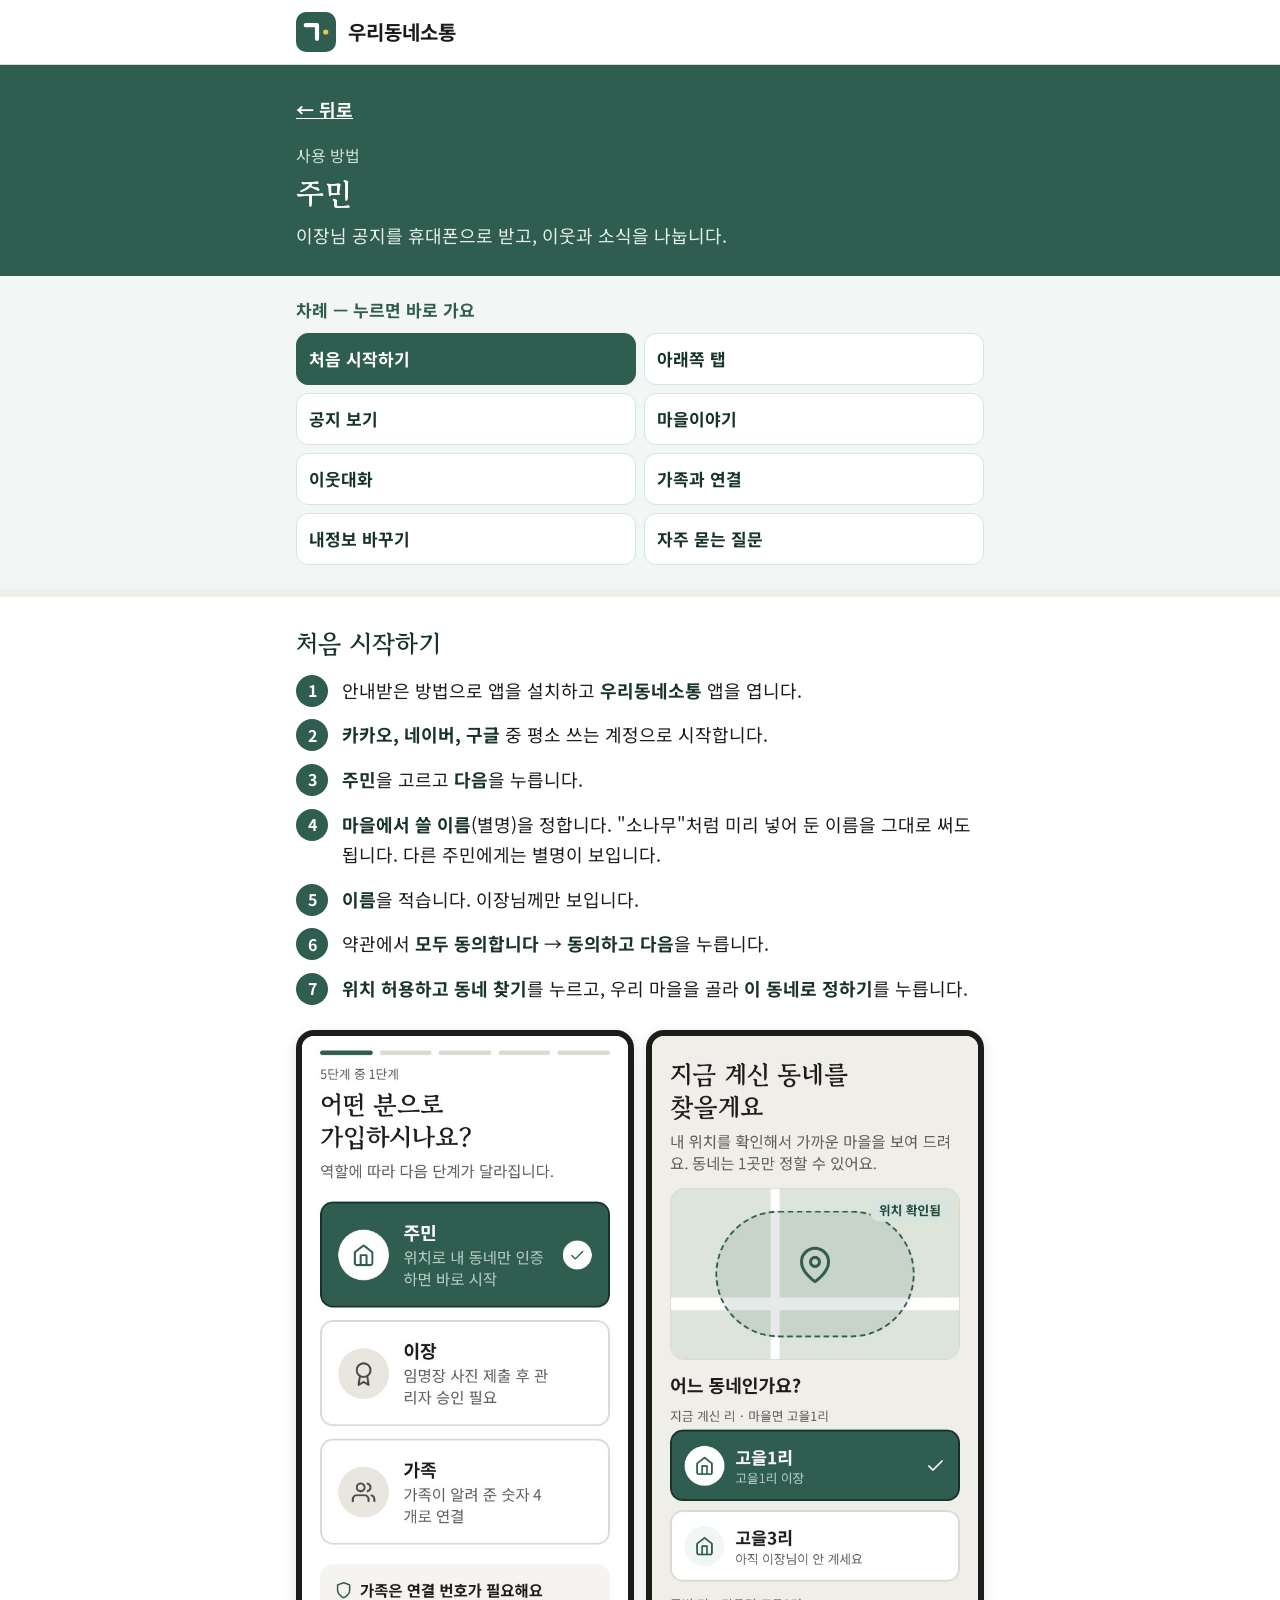
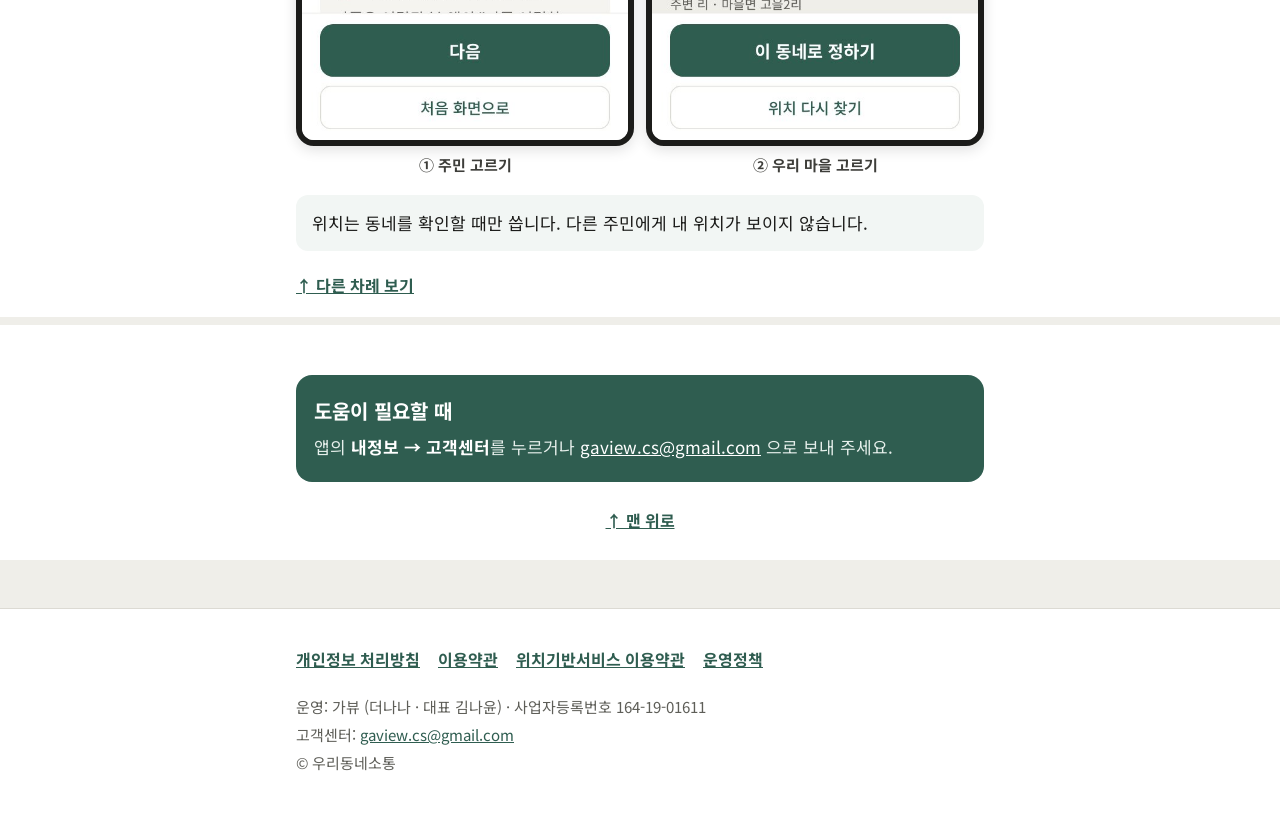
<file: guide-resident.html>
<!doctype html>
<html lang="ko">
<head>
<meta charset="utf-8">
<meta name="viewport" content="width=device-width, initial-scale=1">
<title>주민 사용 방법 · 우리동네소통</title>
<meta name="theme-color" content="#2F5D50">
<link rel="icon" href="favicon.svg" type="image/svg+xml">
<link rel="preconnect" href="https://fonts.googleapis.com">
<link rel="preconnect" href="https://fonts.gstatic.com" crossorigin>
<link href="https://fonts.googleapis.com/css2?family=Gowun+Batang:wght@700&family=Noto+Sans+KR:wght@400;700&display=swap" rel="stylesheet">
<link rel="stylesheet" href="style.css?v=20261116b">
</head>
<body>
<header class="top"><div class="wrap">
  <a class="brand" href="./"><img src="icon.svg" alt="">우리동네소통</a>
</div></header>
<div class="guide-head" id="top"><div class="wrap">
  <a class="back" data-back href="resident.html">← 뒤로</a>
  <p class="kicker">사용 방법</p>
  <h1>주민</h1>
  <p>이장님 공지를 휴대폰으로 받고, 이웃과 소식을 나눕니다.</p>
</div></div>
<div class="toc-box"><div class="wrap">
  <p>차례 — 누르면 바로 가요</p>
  <nav class="toc" aria-label="차례">
<a href="#start">처음 시작하기</a>
<a href="#tabs">아래쪽 탭</a>
<a href="#notice">공지 보기</a>
<a href="#story">마을이야기</a>
<a href="#chat">이웃대화</a>
<a href="#family">가족과 연결</a>
<a href="#me">내정보 바꾸기</a>
<a href="#faq">자주 묻는 질문</a>
  </nav>
</div></div>
<main class="guide">
<section class="gsec" id="start"><div class="wrap">
<h2>처음 시작하기</h2>
<ol class="steps">
<li>안내받은 방법으로 앱을 설치하고 <b>우리동네소통</b> 앱을 엽니다.</li>
<li><b>카카오, 네이버, 구글</b> 중 평소 쓰는 계정으로 시작합니다.</li>
<li><b>주민</b>을 고르고 <b>다음</b>을 누릅니다.</li>
<li><b>마을에서 쓸 이름</b>(별명)을 정합니다. "소나무"처럼 미리 넣어 둔 이름을 그대로 써도 됩니다. 다른 주민에게는 별명이 보입니다.</li>
<li><b>이름</b>을 적습니다. 이장님께만 보입니다.</li>
<li>약관에서 <b>모두 동의합니다</b> → <b>동의하고 다음</b>을 누릅니다.</li>
<li><b>위치 허용하고 동네 찾기</b>를 누르고, 우리 마을을 골라 <b>이 동네로 정하기</b>를 누릅니다.</li>
</ol>
<div class="phones"><figure class="phone"><a href="img/app/r-role.jpg"><img src="img/app/r-role.jpg" alt="① 주민 고르기 화면" loading="lazy"></a><figcaption>① 주민 고르기</figcaption></figure><figure class="phone"><a href="img/app/r-verify.jpg"><img src="img/app/r-verify.jpg" alt="② 우리 마을 고르기 화면" loading="lazy"></a><figcaption>② 우리 마을 고르기</figcaption></figure></div>
<div class="tip">위치는 동네를 확인할 때만 씁니다. 다른 주민에게 내 위치가 보이지 않습니다.</div>
<a class="up" href="#top">↑ 다른 차례 보기</a>
</div></section>
<section class="gsec" id="tabs"><div class="wrap">
<h2>아래쪽 탭 보기</h2>
<div class="tabs">
<div><strong>알림판</strong>이장님이 올린 마을 소식을 봅니다.</div>
<div><strong>마을이야기</strong>이웃의 사진과 이야기를 보고 내 이야기를 올립니다.</div>
<div><strong>이웃대화</strong>마을 사람들과 대화합니다.</div>
<div><strong>가족소식</strong>다른 가족(예: 부모님)의 번호를 넣어 연결했을 때만 보입니다. 그분 안부, 마을 알림, 올린 이야기를 봅니다.</div>
<div><strong>내정보</strong>내 정보, 가족 연결, 알림 설정을 관리합니다.</div>
</div>
<div class="phones one"><figure class="phone"><a href="img/app/r-home.jpg"><img src="img/app/r-home.jpg" alt="알림판 화면과 아래쪽 탭 화면" loading="lazy"></a><figcaption>알림판 화면과 아래쪽 탭</figcaption></figure></div>
<a class="up" href="#top">↑ 다른 차례 보기</a>
</div></section>
<section class="gsec" id="notice"><div class="wrap">
<h2>공지 보기</h2>
<ol class="steps">
<li>휴대폰에 온 알림을 누르면 그 글이 바로 열립니다.</li>
<li>목소리가 붙은 글은 자동으로 들립니다.</li>
<li>글을 열면 읽은 것으로 자동 기록됩니다.</li>
</ol>
<div class="phones"><figure class="phone"><a href="img/app/r-banner.jpg"><img src="img/app/r-banner.jpg" alt="중요 공지가 오면 위에 빨간 알림 화면" loading="lazy"></a><figcaption>중요 공지가 오면 빨간 알림</figcaption></figure><figure class="phone"><a href="img/app/r-detail.jpg"><img src="img/app/r-detail.jpg" alt="글을 열면 · 읽음 수와 댓글 화면" loading="lazy"></a><figcaption>글을 열면 · 읽음 수와 댓글</figcaption></figure></div>
<div class="warn">빨간 <b>중요 공지</b>는 단수·정전·재난처럼 꼭 알아야 할 소식입니다. 알림을 끌 수 없고, 안 읽으면 다시 옵니다.</div>
<ul class="dots">
<li><b>사진</b>을 누르면 크게 볼 수 있습니다.</li>
<li>위쪽 <b>검색</b>에서 두 글자 이상 적어 공지를 찾습니다.</li>
<li>공지 아래 칸에 <b>댓글</b>을 남길 수 있습니다.</li>
</ul>
<a class="up" href="#top">↑ 다른 차례 보기</a>
</div></section>
<section class="gsec" id="story"><div class="wrap">
<h2>마을이야기</h2>
<ol class="steps">
<li>아래쪽 <b>마을이야기</b> 탭을 누릅니다.</li>
<li><b>이야기 올리기</b>를 누릅니다.</li>
<li>글을 적거나 <b>사진 찍기</b>, <b>사진첩</b>으로 사진을 넣습니다. (4장까지)</li>
<li><b>올리기</b>를 누릅니다.</li>
</ol>
<p>달력에서 날짜를 누르면 그날 이야기만 보입니다.</p>
<div class="phones"><figure class="phone"><a href="img/app/r-stories.jpg"><img src="img/app/r-stories.jpg" alt="달력과 이웃 이야기 화면" loading="lazy"></a><figcaption>달력과 이웃 이야기</figcaption></figure><figure class="phone"><a href="img/app/r-storywrite.jpg"><img src="img/app/r-storywrite.jpg" alt="이야기 올리기 화면" loading="lazy"></a><figcaption>이야기 올리기</figcaption></figure></div>

<a class="up" href="#top">↑ 다른 차례 보기</a>
</div></section>
<section class="gsec" id="chat"><div class="wrap">
<h2>이웃대화</h2>
<ul class="dots">
<li><b>글 보내기:</b> 아래 칸에 적고 <b>보내기</b>를 누릅니다.</li>
<li><b>사진 보내기:</b> 사진 버튼을 누릅니다. 한 장씩 보냅니다.</li>
<li><b>목소리 보내기:</b> 마이크 버튼 → <b>녹음 시작</b>. 60초까지 됩니다.</li>
<li><b>답장·복사·지우기:</b> 메시지를 길게 누릅니다.</li>
</ul>
<div class="phones one"><figure class="phone"><a href="img/app/r-chat.jpg"><img src="img/app/r-chat.jpg" alt="이웃대화 · 아래 칸에 적고 보내기 화면" loading="lazy"></a><figcaption>이웃대화 · 아래 칸에 적고 보내기</figcaption></figure></div>
<div class="tip">알림이 많으면 <b>내정보 → 알림 설정</b>에서 <b>이웃대화</b>만 끄세요. 중요 공지 알림은 그대로 옵니다.</div>
<a class="up" href="#top">↑ 다른 차례 보기</a>
</div></section>
<section class="gsec" id="family"><div class="wrap">
<h2>가족과 연결하기</h2>
<ol class="steps">
<li><b>내정보 → 가족 관리 → 연결 번호 만들기</b>를 누릅니다.</li>
<li>숫자 4개가 나오면 <b>카카오톡·문자로 보내기</b>로 가족에게 보냅니다.</li>
<li>가족이 30분 안에 숫자를 넣으면 연결됩니다.</li>
</ol>
<div class="phones"><figure class="phone"><a href="img/app/r-manage.jpg"><img src="img/app/r-manage.jpg" alt="내정보 → 가족 관리 화면" loading="lazy"></a><figcaption>내정보 → 가족 관리</figcaption></figure><figure class="phone"><a href="img/app/r-code.jpg"><img src="img/app/r-code.jpg" alt="연결 번호 · 숫자 4개 화면" loading="lazy"></a><figcaption>연결 번호 · 숫자 4개</figcaption></figure></div>
<div class="warn">이 숫자는 가족 외에는 알려 주지 마세요.</div>
<p>가족에게 무엇을 보여 줄지는 <b>가족 관리 → 보여 줄 것 정하기</b>에서 가족마다 정합니다. 켠 것만 보이고, 언제든 끌 수 있습니다. 가족은 내가 올린 마을이야기와 우리 마을 공지도 볼 수 있지만, 이웃대화는 볼 수 없습니다.</p>
<div class="phones one"><figure class="phone"><a href="img/app/r-share.jpg"><img src="img/app/r-share.jpg" alt="보여 줄 것 정하기 화면. 가족마다 켜고 끄는 스위치" loading="lazy"></a><figcaption>보여 줄 것 정하기 · 가족마다 따로</figcaption></figure></div>
<div class="tip">맨 위에 <b>"앱을 닫으면 가족에게 소식이 늦게 가요"</b>가 보이면 <b>배터리 설정 바꾸기</b> → 허용, <b>위치 설정 바꾸기</b> → 항상 허용을 눌러 주세요. 앱을 닫아 두어도 가족에게 소식이 갑니다.</div>
<a class="up" href="#top">↑ 다른 차례 보기</a>
</div></section>
<section class="gsec" id="me"><div class="wrap">
<h2>내정보 바꾸기</h2>
<div class="phones one"><figure class="phone"><a href="img/app/r-me.jpg"><img src="img/app/r-me.jpg" alt="내정보 화면" loading="lazy"></a><figcaption>내정보</figcaption></figure></div>
<ul class="dots">
<li><b>별명·사진:</b> 내정보 맨 위 내 이름 → <b>프로필 수정</b> → <b>저장하기</b>.</li>
<li><b>이사했을 때:</b> 프로필 수정 → <b>소속 마을 → 바꾸기</b>.</li>
<li><b>이장을 맡게 됐을 때:</b> 프로필 수정 → <b>역할 → 이장 신청</b>.</li>
<li><b>불편한 글:</b> 글 메뉴 → <b>신고하기</b> 또는 <b>이 사람 글 안 보기</b>.</li>
</ul>
<a class="up" href="#top">↑ 다른 차례 보기</a>
</div></section>
<section class="gsec" id="faq"><div class="wrap">
<h2>자주 묻는 질문</h2>
<div class="faq"><strong>알림이 안 와요</strong><span><b>내정보 → 알림 설정</b>을 보고, 휴대폰 설정에서 이 앱 알림이 켜져 있는지 확인합니다.</span></div>
<div class="faq"><strong>목소리가 안 들려요</strong><span>휴대폰 소리를 키운 뒤 글 안의 재생 버튼을 누릅니다.</span></div>
<div class="faq"><strong>로그인이 풀렸어요</strong><span>처음 가입할 때 쓴 카카오·네이버·구글 계정으로 다시 로그인합니다.</span></div>
<div class="faq"><strong>우리 마을이 안 나와요</strong><span>마을 근처에서 <b>위치 다시 찾기</b>를 누릅니다. 그래도 없으면 고객센터로 알려 주세요.</span></div>
</div></section>
<section class="gsec"><div class="wrap">
  <div class="help"><strong>도움이 필요할 때</strong><p>앱의 <b>내정보 → 고객센터</b>를 누르거나 <a href="mailto:gaview.cs@gmail.com">gaview.cs@gmail.com</a> 으로 보내 주세요.</p></div>
  <div class="guide-end"><a class="up" href="#top">↑ 맨 위로</a></div>
</div></section>
</main>
<footer><div class="wrap">
  <nav aria-label="약관과 정책">
    <a href="privacy.html"><strong>개인정보 처리방침</strong></a>
    <a href="terms.html">이용약관</a>
    <a href="location-terms.html">위치기반서비스 이용약관</a>
    <a href="policy.html">운영정책</a>
  </nav>
  <p>운영: 가뷰 (더나나 · 대표 김나윤) · 사업자등록번호 164-19-01611</p>
  <p>고객센터: <a href="mailto:gaview.cs@gmail.com">gaview.cs@gmail.com</a></p>
  <p>© 우리동네소통</p>
</div></footer>
<script src="nav.js?v=20261106d"></script>
</body>
</html>
</file>
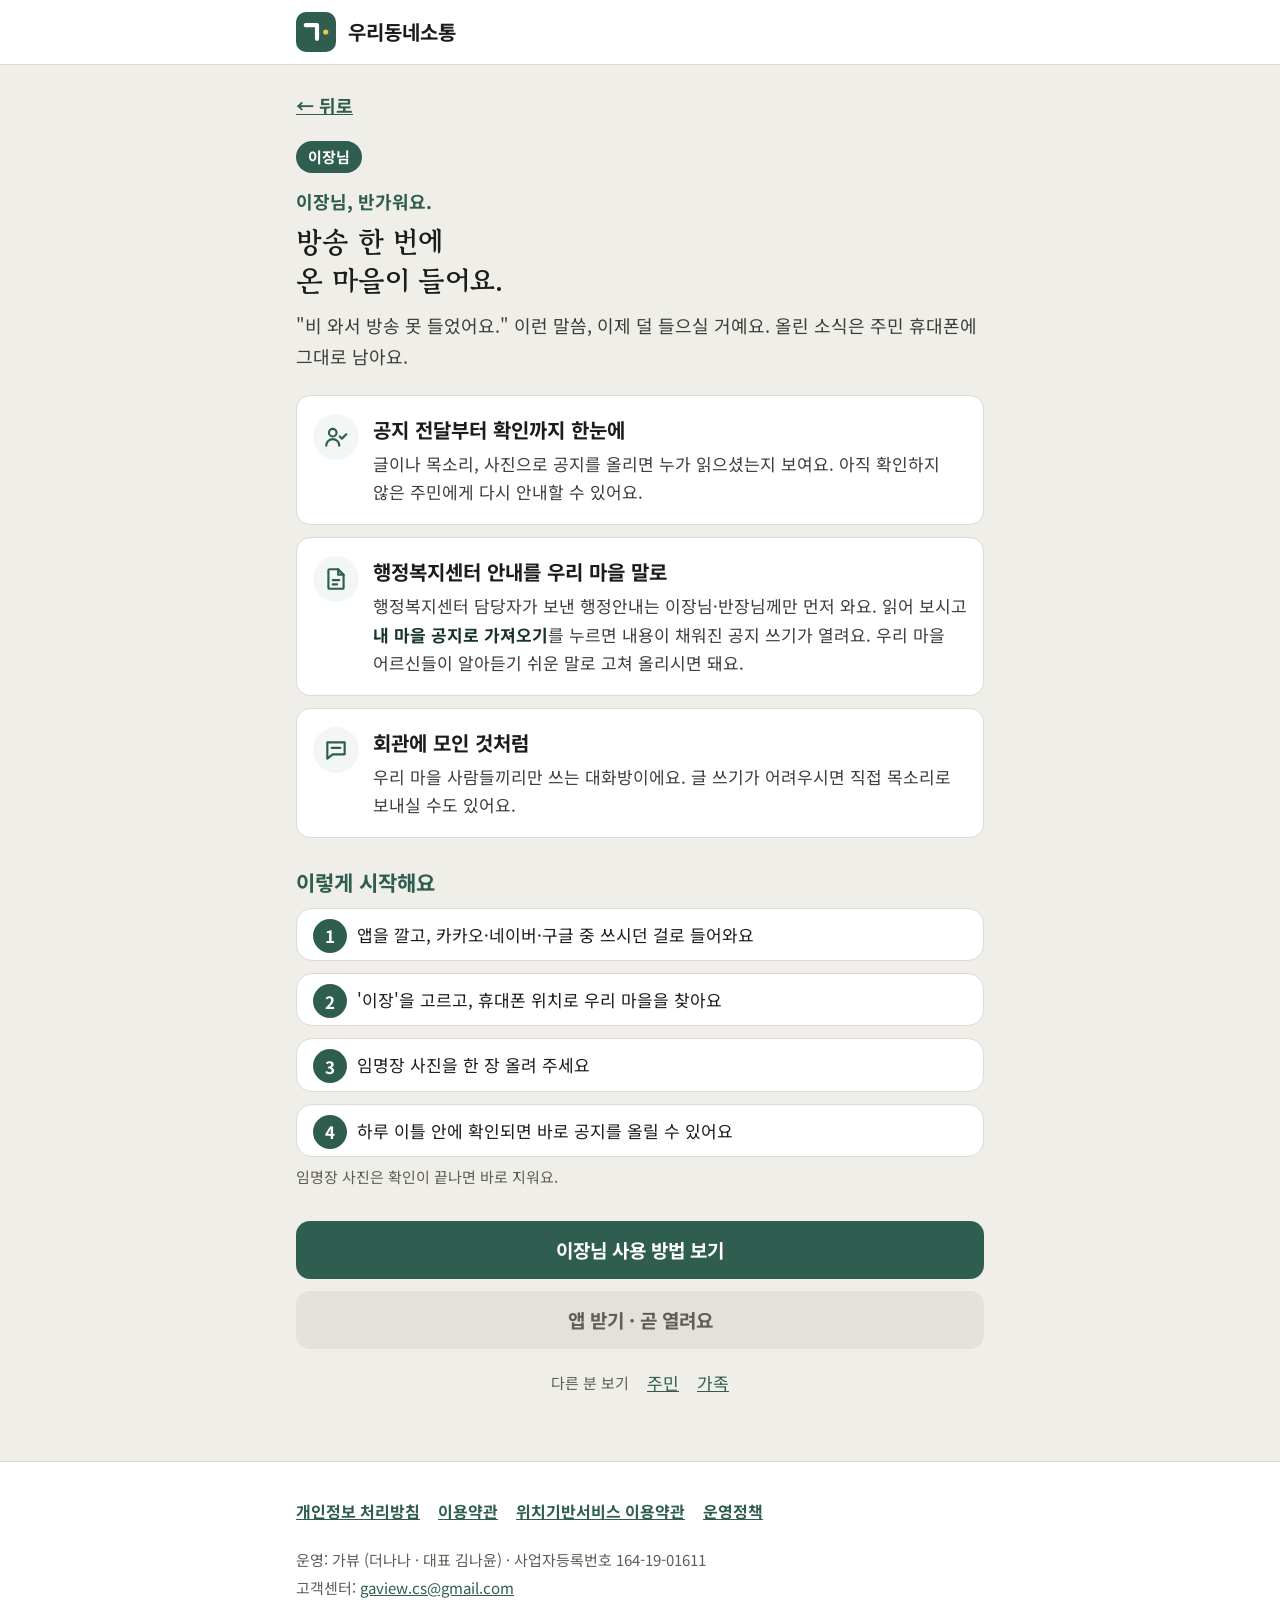
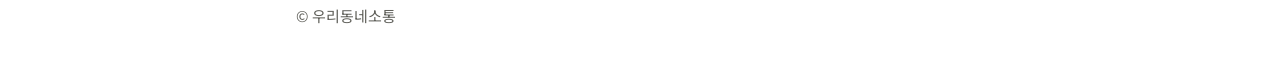
<file: leader.html>
<!doctype html>
<html lang="ko">
<head>
<meta charset="utf-8">
<meta name="viewport" content="width=device-width, initial-scale=1">
<title>이장님 · 우리동네소통</title>
<meta name="theme-color" content="#2F5D50">
<link rel="icon" href="favicon.svg" type="image/svg+xml">
<link rel="preconnect" href="https://fonts.googleapis.com">
<link rel="preconnect" href="https://fonts.gstatic.com" crossorigin>
<link href="https://fonts.googleapis.com/css2?family=Gowun+Batang:wght@700&family=Noto+Sans+KR:wght@400;700&display=swap" rel="stylesheet">
<link rel="stylesheet" href="style.css?v=20261116b">
</head>
<body>
<header class="top"><div class="wrap">
  <a class="brand" href="./"><img src="icon.svg" alt="">우리동네소통</a>
</div></header>
<main class="wrap role">
  <a class="back" data-back href="start.html">← 뒤로</a><br>
  <span class="tag">이장님</span>
  <p class="hello">이장님, 반가워요.</p>
  <h1>방송 한 번에<br>온 마을이 들어요.</h1>
  <p class="lede">"비 와서 방송 못 들었어요." 이런 말씀, 이제 덜 들으실 거예요. 올린 소식은 주민 휴대폰에 그대로 남아요.</p>
  <ul class="pts">
    <li><i class="ic" aria-hidden="true"><svg viewBox="0 0 24 24" fill="none" stroke="#2F5D50" stroke-width="2" stroke-linecap="round" stroke-linejoin="round"><circle cx="9" cy="8" r="3.5"/><path d="M3 20c0-3.3 2.7-6 6-6s6 2.7 6 6"/><path d="M15.5 11.5l2 2 4-4"/></svg></i><strong>공지 전달부터 확인까지 한눈에</strong><span class="d">글이나 목소리, 사진으로 공지를 올리면 누가 읽으셨는지 보여요. 아직 확인하지 않은 주민에게 다시 안내할 수 있어요.</span></li>
    <li><i class="ic" aria-hidden="true"><svg viewBox="0 0 24 24" fill="none" stroke="#2F5D50" stroke-width="2" stroke-linecap="round" stroke-linejoin="round"><path d="M14 3H6a1 1 0 0 0-1 1v16a1 1 0 0 0 1 1h12a1 1 0 0 0 1-1V8z"/><path d="M14 3v5h5M9 13h6M9 17h4"/></svg></i><strong>행정복지센터 안내를 우리 마을 말로</strong><span class="d">행정복지센터 담당자가 보낸 행정안내는 이장님·반장님께만 먼저 와요. 읽어 보시고 <b>내 마을 공지로 가져오기</b>를 누르면 내용이 채워진 공지 쓰기가 열려요. 우리 마을 어르신들이 알아듣기 쉬운 말로 고쳐 올리시면 돼요.</span></li>
    <li><i class="ic" aria-hidden="true"><svg viewBox="0 0 24 24" fill="none" stroke="#2F5D50" stroke-width="2" stroke-linecap="round" stroke-linejoin="round"><path d="M4 5h16v11H9l-5 4z"/><path d="M8 10h8"/></svg></i><strong>회관에 모인 것처럼</strong><span class="d">우리 마을 사람들끼리만 쓰는 대화방이에요. 글 쓰기가 어려우시면 직접 목소리로 보내실 수도 있어요.</span></li>
  </ul>
  <h2>이렇게 시작해요</h2>
  <ol class="steps">
    <li>앱을 깔고, 카카오·네이버·구글 중 쓰시던 걸로 들어와요</li>
    <li>'이장'을 고르고, 휴대폰 위치로 우리 마을을 찾아요</li>
    <li>임명장 사진을 한 장 올려 주세요</li>
    <li>하루 이틀 안에 확인되면 바로 공지를 올릴 수 있어요</li>
  </ol>
  <p class="hint">임명장 사진은 확인이 끝나면 바로 지워요.</p>
  <div class="actions">
    <a class="btn btn-guide" href="guide-leader.html">이장님 사용 방법 보기</a>
    <span class="btn btn-off" role="note">앱 받기 · 곧 열려요</span>
    <div class="others"><span>다른 분 보기</span><a data-swap href="resident.html">주민</a><a data-swap href="family.html">가족</a></div>
  </div>
</main>
<footer><div class="wrap">
  <nav aria-label="약관과 정책">
    <a href="privacy.html"><strong>개인정보 처리방침</strong></a>
    <a href="terms.html">이용약관</a>
    <a href="location-terms.html">위치기반서비스 이용약관</a>
    <a href="policy.html">운영정책</a>
  </nav>
  <p>운영: 가뷰 (더나나 · 대표 김나윤) · 사업자등록번호 164-19-01611</p>
  <p>고객센터: <a href="mailto:gaview.cs@gmail.com">gaview.cs@gmail.com</a></p>
  <p>© 우리동네소통</p>
</div></footer>
<script src="nav.js?v=20261106d"></script>
</body>
</html>
</file>
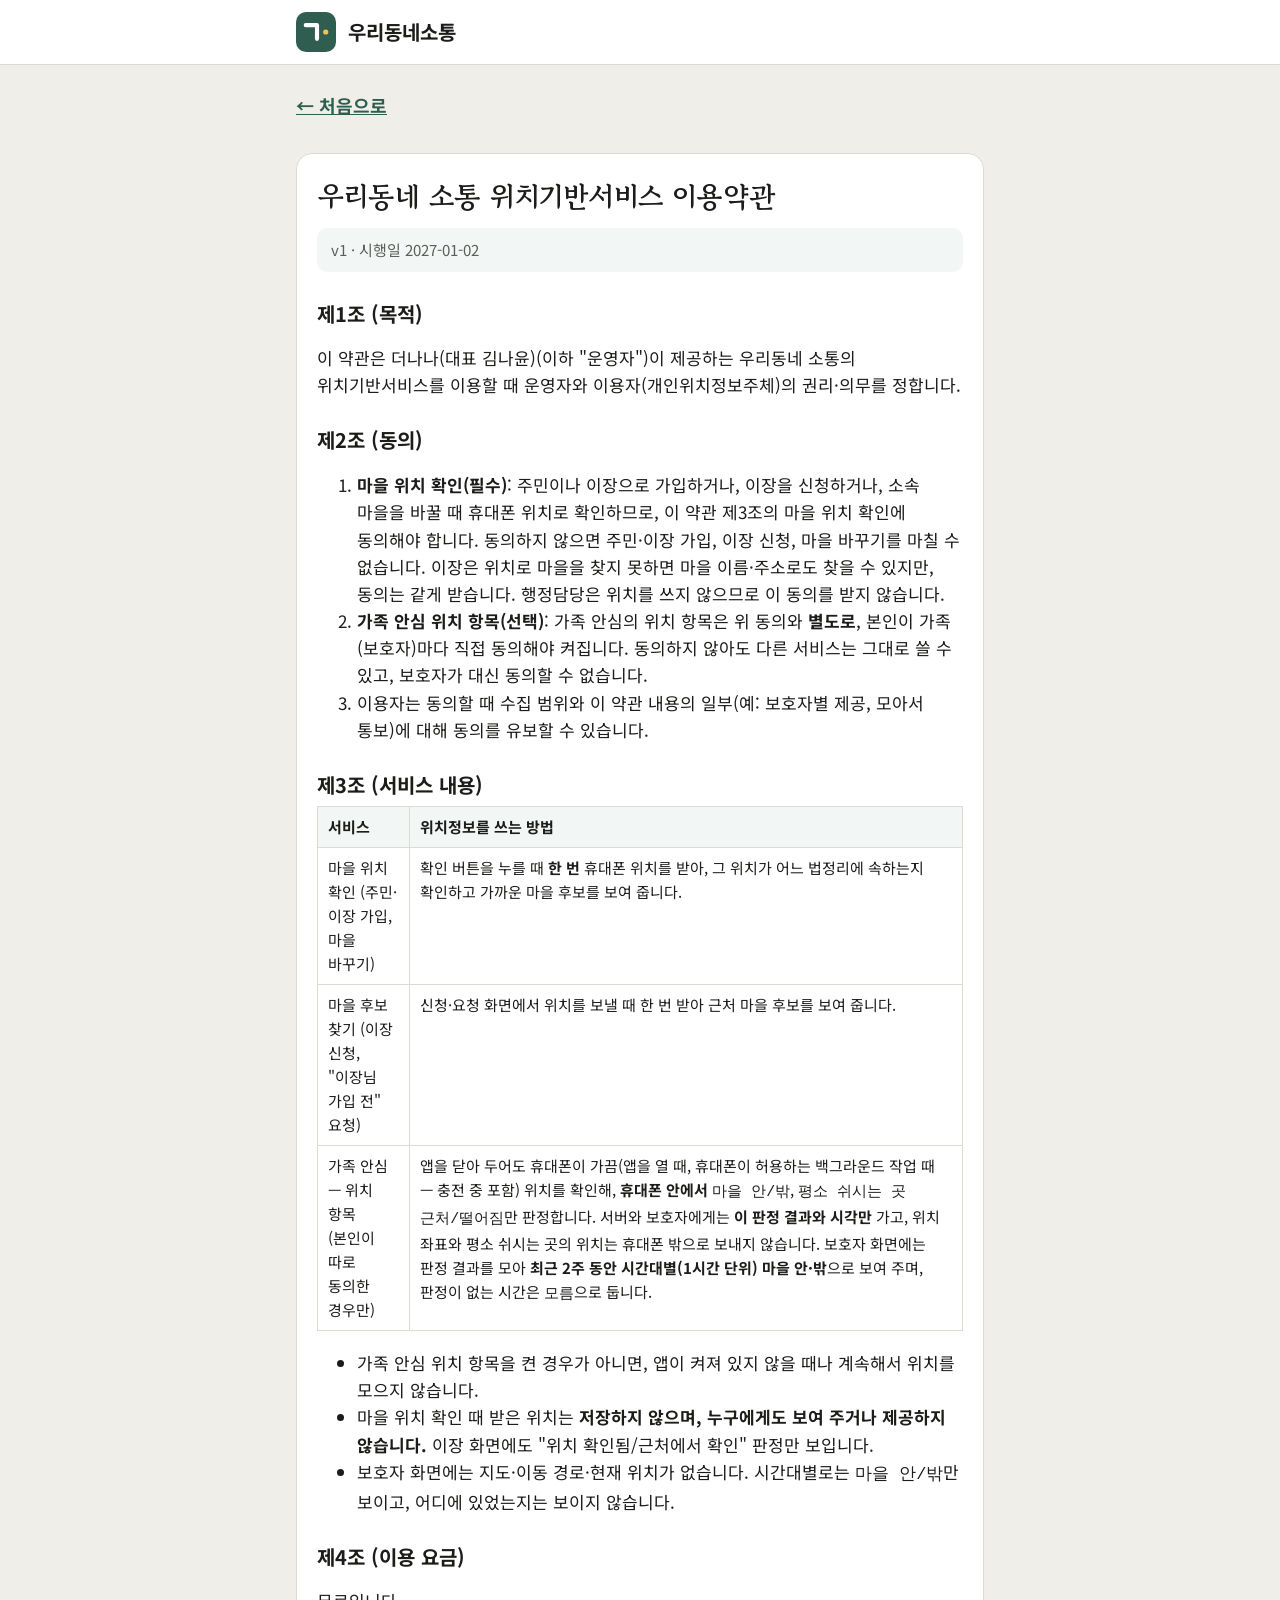
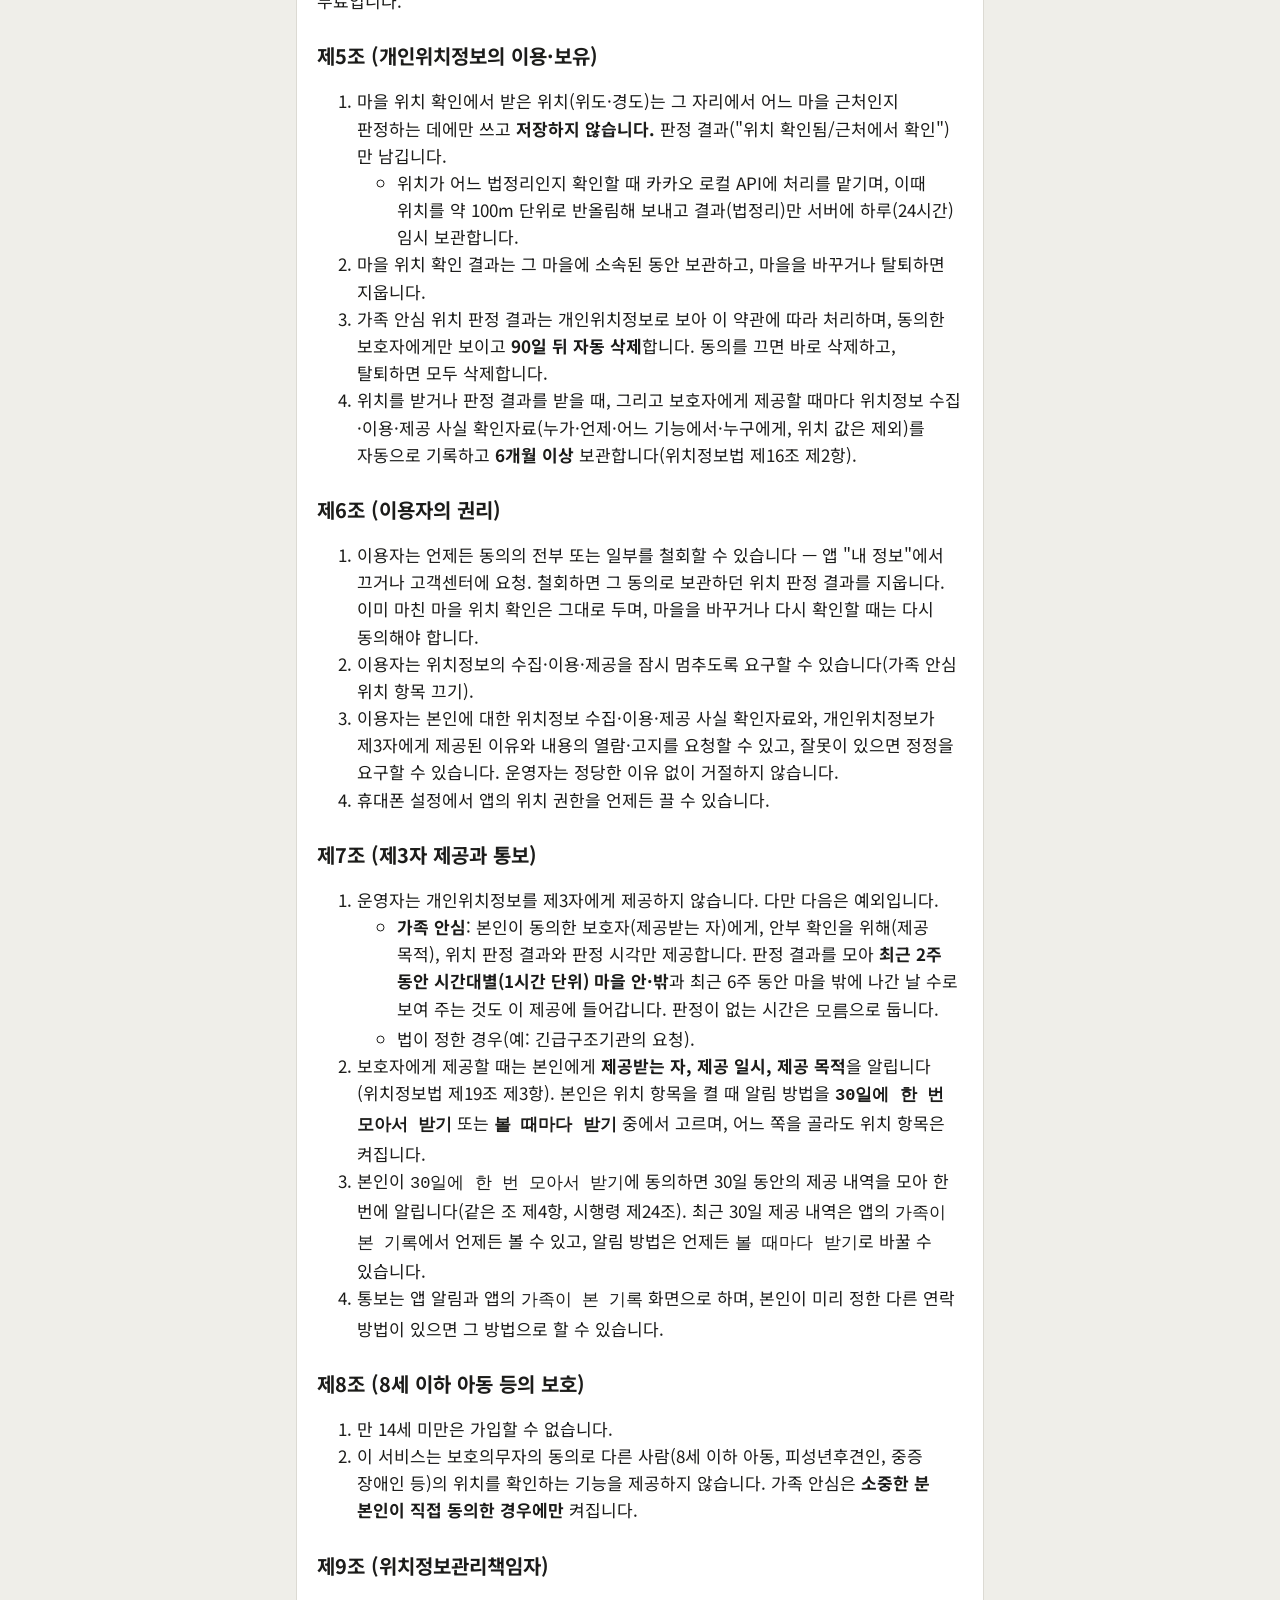
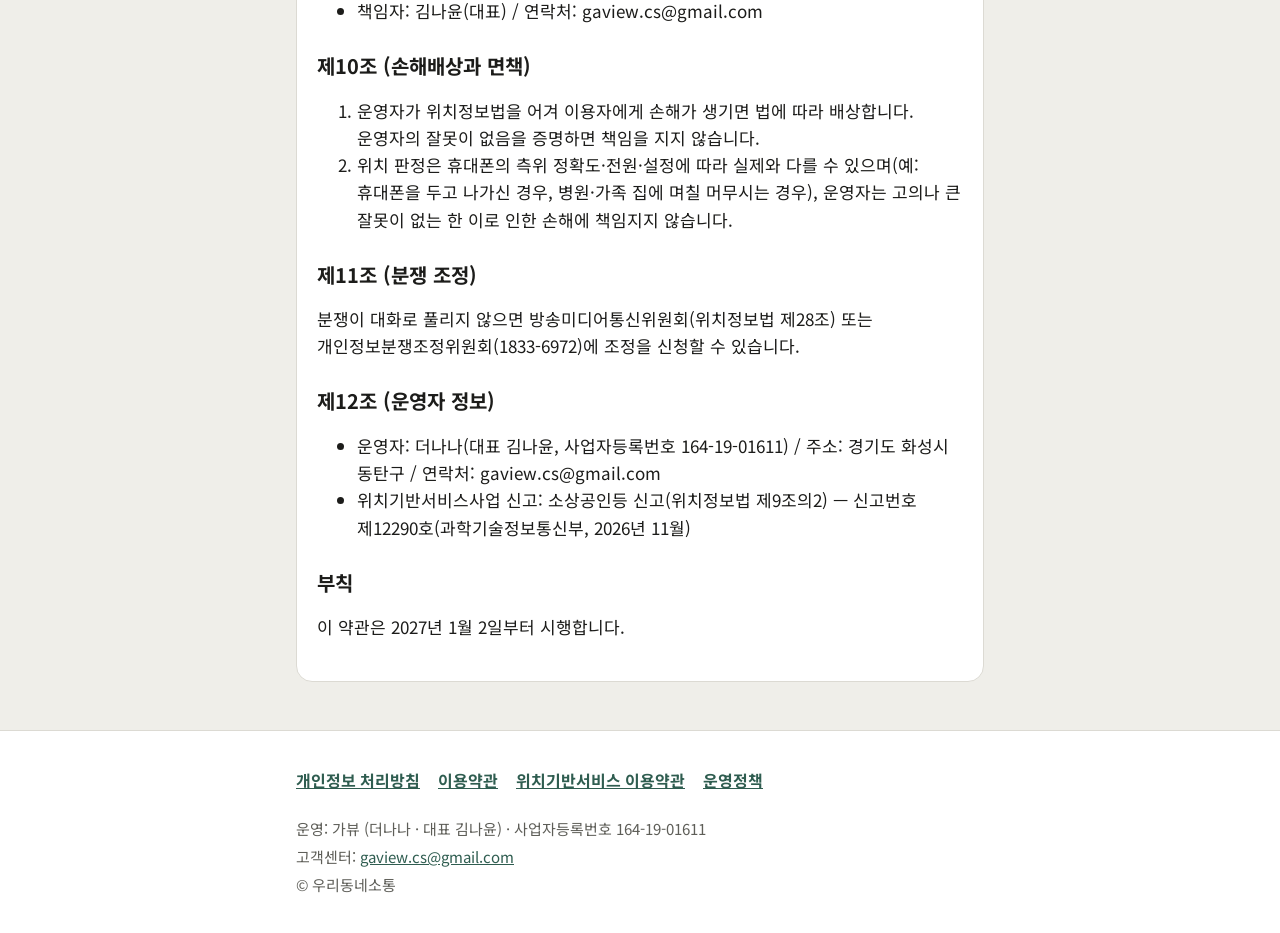
<file: location-terms.html>
<!doctype html>
<html lang="ko">
<head>
<meta charset="utf-8">
<meta name="viewport" content="width=device-width, initial-scale=1">
<title>위치기반서비스 이용약관 · 우리동네소통</title>
<meta name="theme-color" content="#2F5D50">
<link rel="icon" href="favicon.svg" type="image/svg+xml">
<link rel="preconnect" href="https://fonts.googleapis.com">
<link rel="preconnect" href="https://fonts.gstatic.com" crossorigin>
<link href="https://fonts.googleapis.com/css2?family=Gowun+Batang:wght@700&family=Noto+Sans+KR:wght@400;700&display=swap" rel="stylesheet">
<link rel="stylesheet" href="style.css?v=20261116b">
</head>
<body>
<header class="top"><div class="wrap">
  <a class="brand" href="./"><img src="icon.svg" alt="">우리동네소통</a>
</div></header>
<main class="wrap">
<a class="back" href="./">← 처음으로</a>
<article class="doc">
<h1>우리동네 소통 위치기반서비스 이용약관</h1>
<blockquote>
<p>v1 · 시행일 2027-01-02</p>
</blockquote>
<h2>제1조 (목적)</h2>
<p>이 약관은 더나나(대표 김나윤)(이하 "운영자")이 제공하는 우리동네 소통의 위치기반서비스를 이용할 때 운영자와 이용자(개인위치정보주체)의 권리·의무를 정합니다.</p>
<h2>제2조 (동의)</h2>
<ol>
<li><strong>마을 위치 확인(필수)</strong>: 주민이나 이장으로 가입하거나, 이장을 신청하거나, 소속 마을을 바꿀 때 휴대폰 위치로 확인하므로, 이 약관 제3조의 마을 위치 확인에 동의해야 합니다. 동의하지 않으면 주민·이장 가입, 이장 신청, 마을 바꾸기를 마칠 수 없습니다. 이장은 위치로 마을을 찾지 못하면 마을 이름·주소로도 찾을 수 있지만, 동의는 같게 받습니다. 행정담당은 위치를 쓰지 않으므로 이 동의를 받지 않습니다.</li>
<li><strong>가족 안심 위치 항목(선택)</strong>: 가족 안심의 위치 항목은 위 동의와 <strong>별도로</strong>, 본인이 가족(보호자)마다 직접 동의해야 켜집니다. 동의하지 않아도 다른 서비스는 그대로 쓸 수 있고, 보호자가 대신 동의할 수 없습니다.</li>
<li>이용자는 동의할 때 수집 범위와 이 약관 내용의 일부(예: 보호자별 제공, 모아서 통보)에 대해 동의를 유보할 수 있습니다.</li>
</ol>
<h2>제3조 (서비스 내용)</h2>
<div class="table"><table>
<thead>
<tr>
<th>서비스</th>
<th>위치정보를 쓰는 방법</th>
</tr>
</thead>
<tbody>
<tr>
<td>마을 위치 확인 (주민·이장 가입, 마을 바꾸기)</td>
<td>확인 버튼을 누를 때 <strong>한 번</strong> 휴대폰 위치를 받아, 그 위치가 어느 법정리에 속하는지 확인하고 가까운 마을 후보를 보여 줍니다.</td>
</tr>
<tr>
<td>마을 후보 찾기 (이장 신청, "이장님 가입 전" 요청)</td>
<td>신청·요청 화면에서 위치를 보낼 때 한 번 받아 근처 마을 후보를 보여 줍니다.</td>
</tr>
<tr>
<td>가족 안심 — 위치 항목 (본인이 따로 동의한 경우만)</td>
<td>앱을 닫아 두어도 휴대폰이 가끔(앱을 열 때, 휴대폰이 허용하는 백그라운드 작업 때 — 충전 중 포함) 위치를 확인해, <strong>휴대폰 안에서</strong> <code>마을 안/밖</code>, <code>평소 쉬시는 곳 근처/떨어짐</code>만 판정합니다. 서버와 보호자에게는 <strong>이 판정 결과와 시각만</strong> 가고, 위치 좌표와 평소 쉬시는 곳의 위치는 휴대폰 밖으로 보내지 않습니다. 보호자 화면에는 판정 결과를 모아 <strong>최근 2주 동안 시간대별(1시간 단위) 마을 안·밖</strong>으로 보여 주며, 판정이 없는 시간은 <code>모름</code>으로 둡니다.</td>
</tr>
</tbody>
</table></div>
<ul>
<li>가족 안심 위치 항목을 켠 경우가 아니면, 앱이 켜져 있지 않을 때나 계속해서 위치를 모으지 않습니다.</li>
<li>마을 위치 확인 때 받은 위치는 <strong>저장하지 않으며, 누구에게도 보여 주거나 제공하지 않습니다.</strong> 이장 화면에도 "위치 확인됨/근처에서 확인" 판정만 보입니다.</li>
<li>보호자 화면에는 지도·이동 경로·현재 위치가 없습니다. 시간대별로는 <code>마을 안/밖</code>만 보이고, 어디에 있었는지는 보이지 않습니다.</li>
</ul>
<h2>제4조 (이용 요금)</h2>
<p>무료입니다.</p>
<h2>제5조 (개인위치정보의 이용·보유)</h2>
<ol>
<li>마을 위치 확인에서 받은 위치(위도·경도)는 그 자리에서 어느 마을 근처인지 판정하는 데에만 쓰고 <strong>저장하지 않습니다.</strong> 판정 결과("위치 확인됨/근처에서 확인")만 남깁니다.<ul>
<li>위치가 어느 법정리인지 확인할 때 카카오 로컬 API에 처리를 맡기며, 이때 위치를 약 100m 단위로 반올림해 보내고 결과(법정리)만 서버에 하루(24시간) 임시 보관합니다.</li>
</ul>
</li>
<li>마을 위치 확인 결과는 그 마을에 소속된 동안 보관하고, 마을을 바꾸거나 탈퇴하면 지웁니다.</li>
<li>가족 안심 위치 판정 결과는 개인위치정보로 보아 이 약관에 따라 처리하며, 동의한 보호자에게만 보이고 <strong>90일 뒤 자동 삭제</strong>합니다. 동의를 끄면 바로 삭제하고, 탈퇴하면 모두 삭제합니다.</li>
<li>위치를 받거나 판정 결과를 받을 때, 그리고 보호자에게 제공할 때마다 위치정보 수집·이용·제공 사실 확인자료(누가·언제·어느 기능에서·누구에게, 위치 값은 제외)를 자동으로 기록하고 <strong>6개월 이상</strong> 보관합니다(위치정보법 제16조 제2항).</li>
</ol>
<h2>제6조 (이용자의 권리)</h2>
<ol>
<li>이용자는 언제든 동의의 전부 또는 일부를 철회할 수 있습니다 — 앱 "내 정보"에서 끄거나 고객센터에 요청. 철회하면 그 동의로 보관하던 위치 판정 결과를 지웁니다. 이미 마친 마을 위치 확인은 그대로 두며, 마을을 바꾸거나 다시 확인할 때는 다시 동의해야 합니다.</li>
<li>이용자는 위치정보의 수집·이용·제공을 잠시 멈추도록 요구할 수 있습니다(가족 안심 위치 항목 끄기).</li>
<li>이용자는 본인에 대한 위치정보 수집·이용·제공 사실 확인자료와, 개인위치정보가 제3자에게 제공된 이유와 내용의 열람·고지를 요청할 수 있고, 잘못이 있으면 정정을 요구할 수 있습니다. 운영자는 정당한 이유 없이 거절하지 않습니다.</li>
<li>휴대폰 설정에서 앱의 위치 권한을 언제든 끌 수 있습니다.</li>
</ol>
<h2>제7조 (제3자 제공과 통보)</h2>
<ol>
<li>운영자는 개인위치정보를 제3자에게 제공하지 않습니다. 다만 다음은 예외입니다.<ul>
<li><strong>가족 안심</strong>: 본인이 동의한 보호자(제공받는 자)에게, 안부 확인을 위해(제공 목적), 위치 판정 결과와 판정 시각만 제공합니다. 판정 결과를 모아 <strong>최근 2주 동안 시간대별(1시간 단위) 마을 안·밖</strong>과 최근 6주 동안 마을 밖에 나간 날 수로 보여 주는 것도 이 제공에 들어갑니다. 판정이 없는 시간은 <code>모름</code>으로 둡니다.</li>
<li>법이 정한 경우(예: 긴급구조기관의 요청).</li>
</ul>
</li>
<li>보호자에게 제공할 때는 본인에게 <strong>제공받는 자, 제공 일시, 제공 목적</strong>을 알립니다(위치정보법 제19조 제3항). 본인은 위치 항목을 켤 때 알림 방법을 <strong><code>30일에 한 번 모아서 받기</code></strong> 또는 <strong><code>볼 때마다 받기</code></strong> 중에서 고르며, 어느 쪽을 골라도 위치 항목은 켜집니다.</li>
<li>본인이 <code>30일에 한 번 모아서 받기</code>에 동의하면 30일 동안의 제공 내역을 모아 한 번에 알립니다(같은 조 제4항, 시행령 제24조). 최근 30일 제공 내역은 앱의 <code>가족이 본 기록</code>에서 언제든 볼 수 있고, 알림 방법은 언제든 <code>볼 때마다 받기</code>로 바꿀 수 있습니다.</li>
<li>통보는 앱 알림과 앱의 <code>가족이 본 기록</code> 화면으로 하며, 본인이 미리 정한 다른 연락 방법이 있으면 그 방법으로 할 수 있습니다.</li>
</ol>
<h2>제8조 (8세 이하 아동 등의 보호)</h2>
<ol>
<li>만 14세 미만은 가입할 수 없습니다.</li>
<li>이 서비스는 보호의무자의 동의로 다른 사람(8세 이하 아동, 피성년후견인, 중증 장애인 등)의 위치를 확인하는 기능을 제공하지 않습니다. 가족 안심은 <strong>소중한 분 본인이 직접 동의한 경우에만</strong> 켜집니다.</li>
</ol>
<h2>제9조 (위치정보관리책임자)</h2>
<ul>
<li>책임자: 김나윤(대표) / 연락처: gaview.cs@gmail.com</li>
</ul>
<h2>제10조 (손해배상과 면책)</h2>
<ol>
<li>운영자가 위치정보법을 어겨 이용자에게 손해가 생기면 법에 따라 배상합니다. 운영자의 잘못이 없음을 증명하면 책임을 지지 않습니다.</li>
<li>위치 판정은 휴대폰의 측위 정확도·전원·설정에 따라 실제와 다를 수 있으며(예: 휴대폰을 두고 나가신 경우, 병원·가족 집에 며칠 머무시는 경우), 운영자는 고의나 큰 잘못이 없는 한 이로 인한 손해에 책임지지 않습니다.</li>
</ol>
<h2>제11조 (분쟁 조정)</h2>
<p>분쟁이 대화로 풀리지 않으면 방송미디어통신위원회(위치정보법 제28조) 또는 개인정보분쟁조정위원회(1833-6972)에 조정을 신청할 수 있습니다.</p>
<h2>제12조 (운영자 정보)</h2>
<ul>
<li>운영자: 더나나(대표 김나윤, 사업자등록번호 164-19-01611) / 주소: 경기도 화성시 동탄구 / 연락처: gaview.cs@gmail.com</li>
<li>위치기반서비스사업 신고: 소상공인등 신고(위치정보법 제9조의2) — 신고번호 제12290호(과학기술정보통신부, 2026년 11월)</li>
</ul>
<h2>부칙</h2>
<p>이 약관은 2027년 1월 2일부터 시행합니다.</p>
</article>
</main>
<footer><div class="wrap">
  <nav aria-label="약관과 정책">
    <a href="privacy.html"><strong>개인정보 처리방침</strong></a>
    <a href="terms.html">이용약관</a>
    <a href="location-terms.html">위치기반서비스 이용약관</a>
    <a href="policy.html">운영정책</a>
  </nav>
  <p>운영: 가뷰 (더나나 · 대표 김나윤) · 사업자등록번호 164-19-01611</p>
  <p>고객센터: <a href="mailto:gaview.cs@gmail.com">gaview.cs@gmail.com</a></p>
  <p>© 우리동네소통</p>
</div></footer>
</body>
</html>
</file>
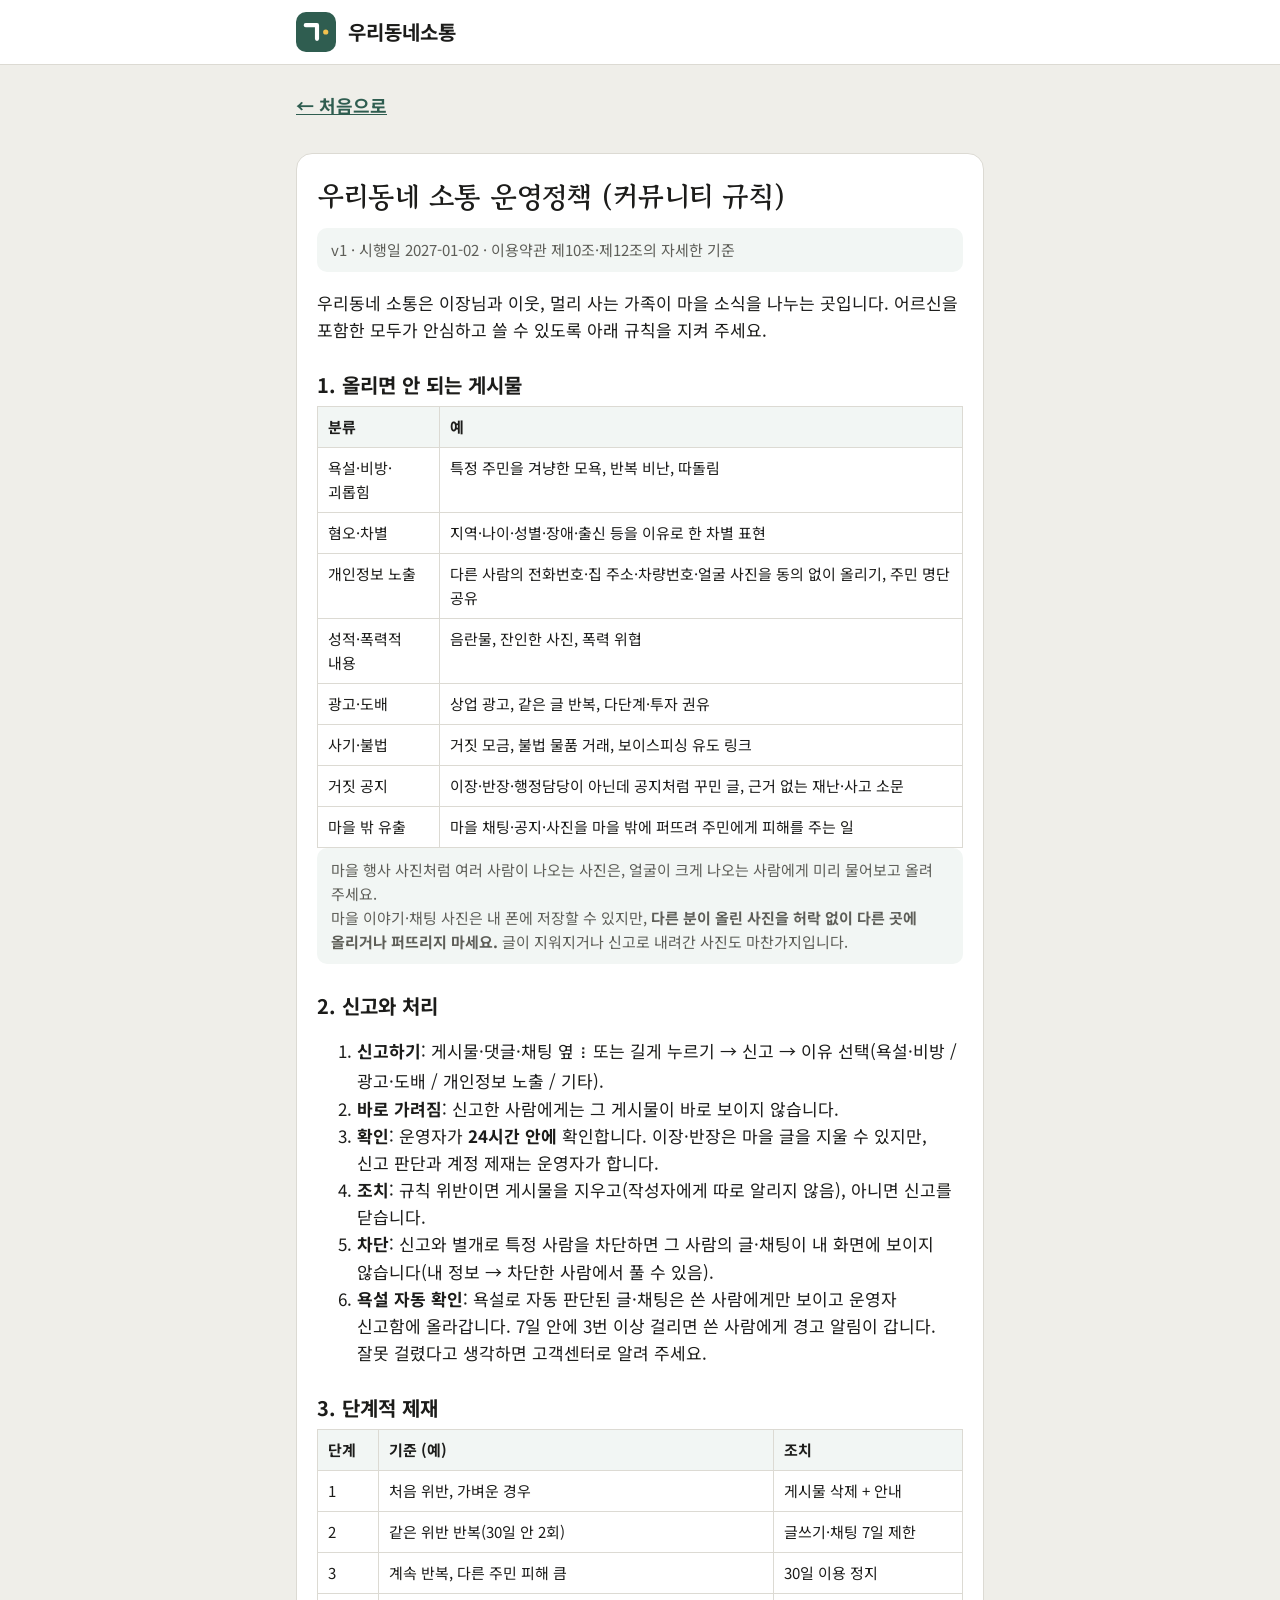
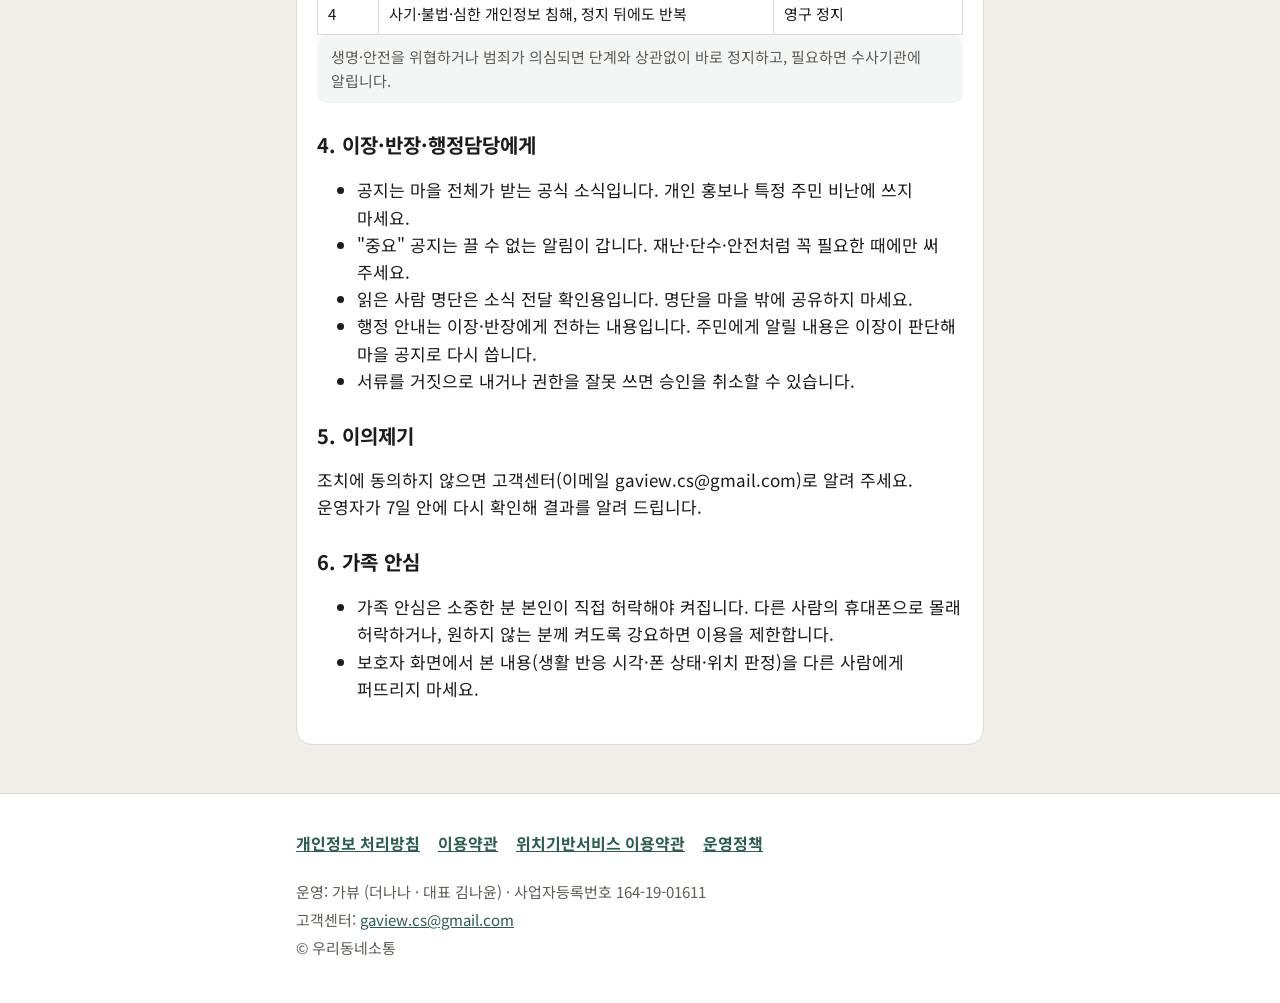
<file: policy.html>
<!doctype html>
<html lang="ko">
<head>
<meta charset="utf-8">
<meta name="viewport" content="width=device-width, initial-scale=1">
<title>운영정책 · 우리동네소통</title>
<meta name="theme-color" content="#2F5D50">
<link rel="icon" href="favicon.svg" type="image/svg+xml">
<link rel="preconnect" href="https://fonts.googleapis.com">
<link rel="preconnect" href="https://fonts.gstatic.com" crossorigin>
<link href="https://fonts.googleapis.com/css2?family=Gowun+Batang:wght@700&family=Noto+Sans+KR:wght@400;700&display=swap" rel="stylesheet">
<link rel="stylesheet" href="style.css?v=20261116b">
</head>
<body>
<header class="top"><div class="wrap">
  <a class="brand" href="./"><img src="icon.svg" alt="">우리동네소통</a>
</div></header>
<main class="wrap">
<a class="back" href="./">← 처음으로</a>
<article class="doc">
<h1>우리동네 소통 운영정책 (커뮤니티 규칙)</h1>
<blockquote>
<p>v1 · 시행일 2027-01-02 · 이용약관 제10조·제12조의 자세한 기준</p>
</blockquote>
<p>우리동네 소통은 이장님과 이웃, 멀리 사는 가족이 마을 소식을 나누는 곳입니다. 어르신을 포함한 모두가 안심하고 쓸 수 있도록 아래 규칙을 지켜 주세요.</p>
<h2>1. 올리면 안 되는 게시물</h2>
<div class="table"><table>
<thead>
<tr>
<th>분류</th>
<th>예</th>
</tr>
</thead>
<tbody>
<tr>
<td>욕설·비방·괴롭힘</td>
<td>특정 주민을 겨냥한 모욕, 반복 비난, 따돌림</td>
</tr>
<tr>
<td>혐오·차별</td>
<td>지역·나이·성별·장애·출신 등을 이유로 한 차별 표현</td>
</tr>
<tr>
<td>개인정보 노출</td>
<td>다른 사람의 전화번호·집 주소·차량번호·얼굴 사진을 동의 없이 올리기, 주민 명단 공유</td>
</tr>
<tr>
<td>성적·폭력적 내용</td>
<td>음란물, 잔인한 사진, 폭력 위협</td>
</tr>
<tr>
<td>광고·도배</td>
<td>상업 광고, 같은 글 반복, 다단계·투자 권유</td>
</tr>
<tr>
<td>사기·불법</td>
<td>거짓 모금, 불법 물품 거래, 보이스피싱 유도 링크</td>
</tr>
<tr>
<td>거짓 공지</td>
<td>이장·반장·행정담당이 아닌데 공지처럼 꾸민 글, 근거 없는 재난·사고 소문</td>
</tr>
<tr>
<td>마을 밖 유출</td>
<td>마을 채팅·공지·사진을 마을 밖에 퍼뜨려 주민에게 피해를 주는 일</td>
</tr>
</tbody>
</table></div>
<blockquote>
<p>마을 행사 사진처럼 여러 사람이 나오는 사진은, 얼굴이 크게 나오는 사람에게 미리 물어보고 올려 주세요.</p>
<p>마을 이야기·채팅 사진은 내 폰에 저장할 수 있지만, <strong>다른 분이 올린 사진을 허락 없이 다른 곳에 올리거나 퍼뜨리지 마세요.</strong> 글이 지워지거나 신고로 내려간 사진도 마찬가지입니다.</p>
</blockquote>
<h2>2. 신고와 처리</h2>
<ol>
<li><strong>신고하기</strong>: 게시물·댓글·채팅 옆 <code>⋮</code> 또는 길게 누르기 → 신고 → 이유 선택(욕설·비방 / 광고·도배 / 개인정보 노출 / 기타).</li>
<li><strong>바로 가려짐</strong>: 신고한 사람에게는 그 게시물이 바로 보이지 않습니다.</li>
<li><strong>확인</strong>: 운영자가 <strong>24시간 안에</strong> 확인합니다. 이장·반장은 마을 글을 지울 수 있지만, 신고 판단과 계정 제재는 운영자가 합니다.</li>
<li><strong>조치</strong>: 규칙 위반이면 게시물을 지우고(작성자에게 따로 알리지 않음), 아니면 신고를 닫습니다.</li>
<li><strong>차단</strong>: 신고와 별개로 특정 사람을 차단하면 그 사람의 글·채팅이 내 화면에 보이지 않습니다(내 정보 → 차단한 사람에서 풀 수 있음).</li>
<li><strong>욕설 자동 확인</strong>: 욕설로 자동 판단된 글·채팅은 쓴 사람에게만 보이고 운영자 신고함에 올라갑니다. 7일 안에 3번 이상 걸리면 쓴 사람에게 경고 알림이 갑니다. 잘못 걸렸다고 생각하면 고객센터로 알려 주세요.</li>
</ol>
<h2>3. 단계적 제재</h2>
<div class="table"><table>
<thead>
<tr>
<th>단계</th>
<th>기준 (예)</th>
<th>조치</th>
</tr>
</thead>
<tbody>
<tr>
<td>1</td>
<td>처음 위반, 가벼운 경우</td>
<td>게시물 삭제 + 안내</td>
</tr>
<tr>
<td>2</td>
<td>같은 위반 반복(30일 안 2회)</td>
<td>글쓰기·채팅 7일 제한</td>
</tr>
<tr>
<td>3</td>
<td>계속 반복, 다른 주민 피해 큼</td>
<td>30일 이용 정지</td>
</tr>
<tr>
<td>4</td>
<td>사기·불법·심한 개인정보 침해, 정지 뒤에도 반복</td>
<td>영구 정지</td>
</tr>
</tbody>
</table></div>
<blockquote>
<p>생명·안전을 위협하거나 범죄가 의심되면 단계와 상관없이 바로 정지하고, 필요하면 수사기관에 알립니다.</p>
</blockquote>
<h2>4. 이장·반장·행정담당에게</h2>
<ul>
<li>공지는 마을 전체가 받는 공식 소식입니다. 개인 홍보나 특정 주민 비난에 쓰지 마세요.</li>
<li>"중요" 공지는 끌 수 없는 알림이 갑니다. 재난·단수·안전처럼 꼭 필요한 때에만 써 주세요.</li>
<li>읽은 사람 명단은 소식 전달 확인용입니다. 명단을 마을 밖에 공유하지 마세요.</li>
<li>행정 안내는 이장·반장에게 전하는 내용입니다. 주민에게 알릴 내용은 이장이 판단해 마을 공지로 다시 씁니다.</li>
<li>서류를 거짓으로 내거나 권한을 잘못 쓰면 승인을 취소할 수 있습니다.</li>
</ul>
<h2>5. 이의제기</h2>
<p>조치에 동의하지 않으면 고객센터(이메일 gaview.cs@gmail.com)로 알려 주세요. 운영자가 7일 안에 다시 확인해 결과를 알려 드립니다.</p>
<h2>6. 가족 안심</h2>
<ul>
<li>가족 안심은 소중한 분 본인이 직접 허락해야 켜집니다. 다른 사람의 휴대폰으로 몰래 허락하거나, 원하지 않는 분께 켜도록 강요하면 이용을 제한합니다.</li>
<li>보호자 화면에서 본 내용(생활 반응 시각·폰 상태·위치 판정)을 다른 사람에게 퍼뜨리지 마세요.</li>
</ul>
</article>
</main>
<footer><div class="wrap">
  <nav aria-label="약관과 정책">
    <a href="privacy.html"><strong>개인정보 처리방침</strong></a>
    <a href="terms.html">이용약관</a>
    <a href="location-terms.html">위치기반서비스 이용약관</a>
    <a href="policy.html">운영정책</a>
  </nav>
  <p>운영: 가뷰 (더나나 · 대표 김나윤) · 사업자등록번호 164-19-01611</p>
  <p>고객센터: <a href="mailto:gaview.cs@gmail.com">gaview.cs@gmail.com</a></p>
  <p>© 우리동네소통</p>
</div></footer>
</body>
</html>
</file>
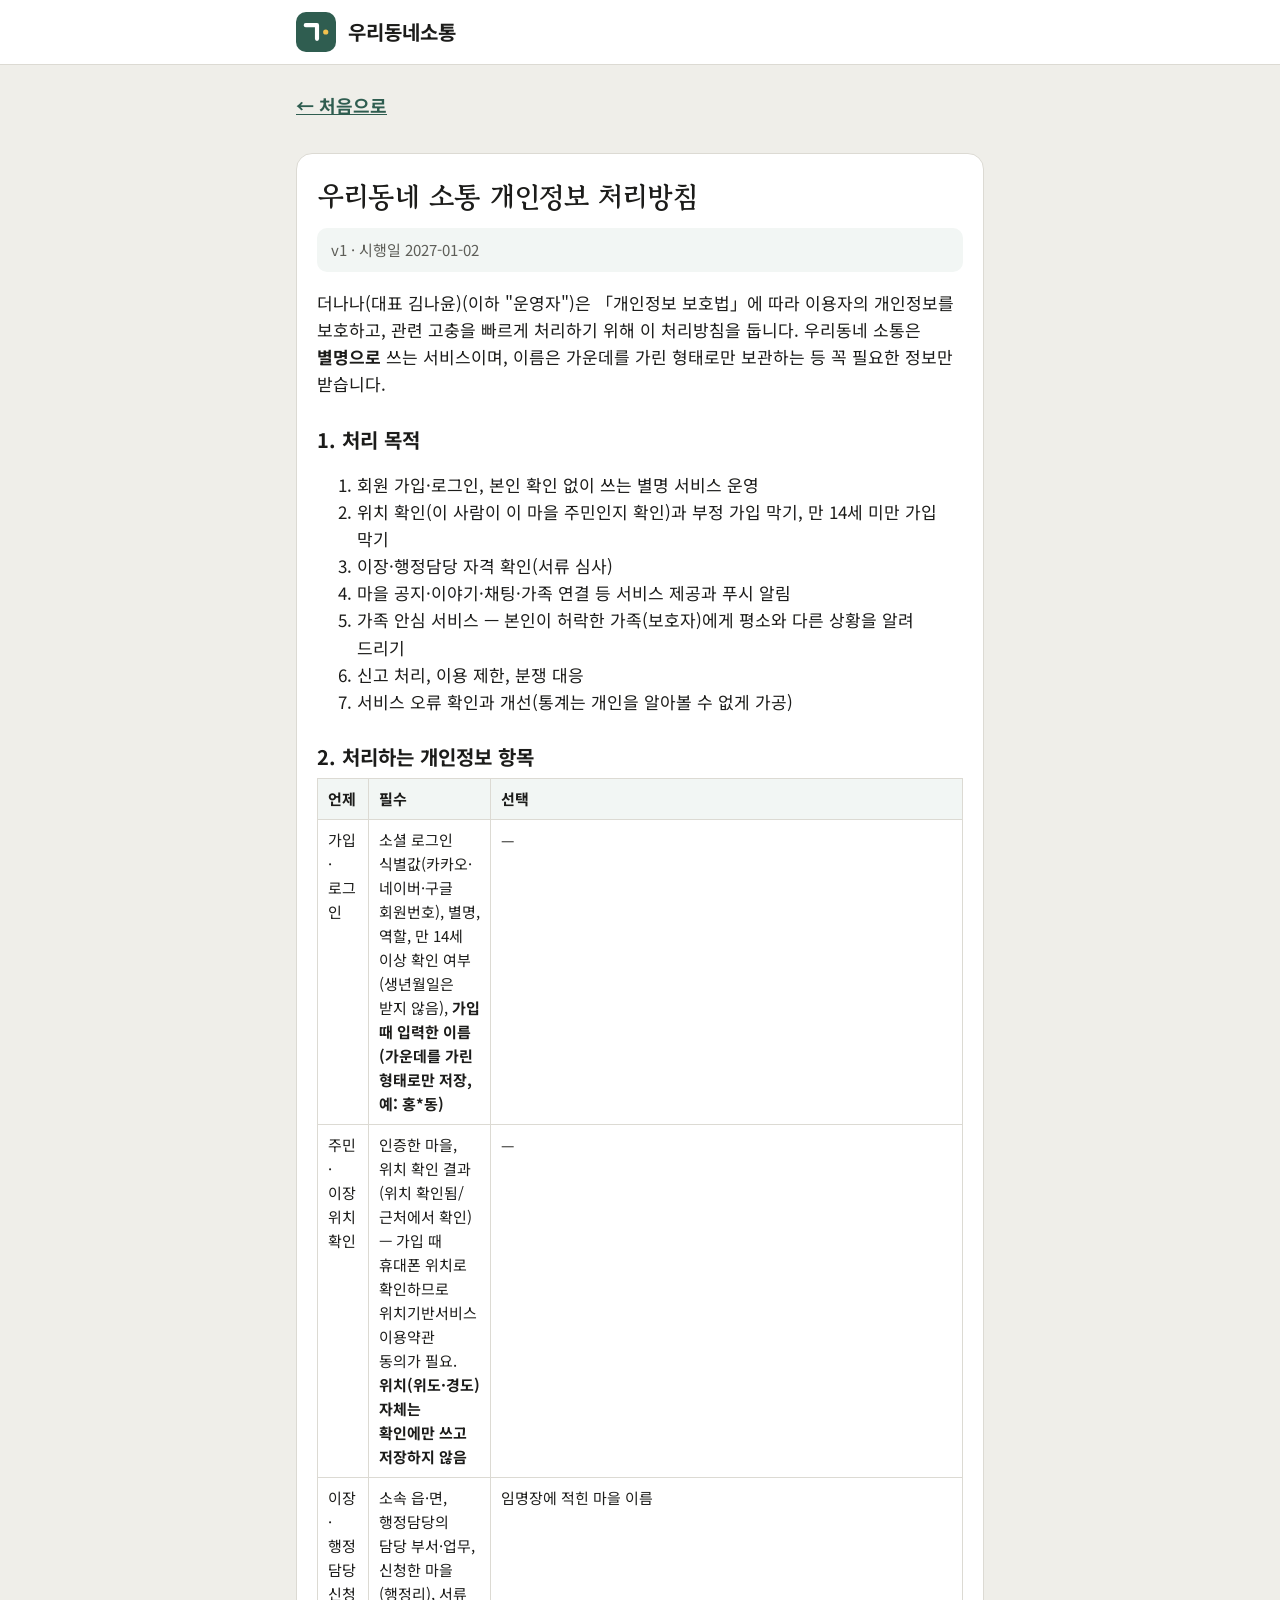
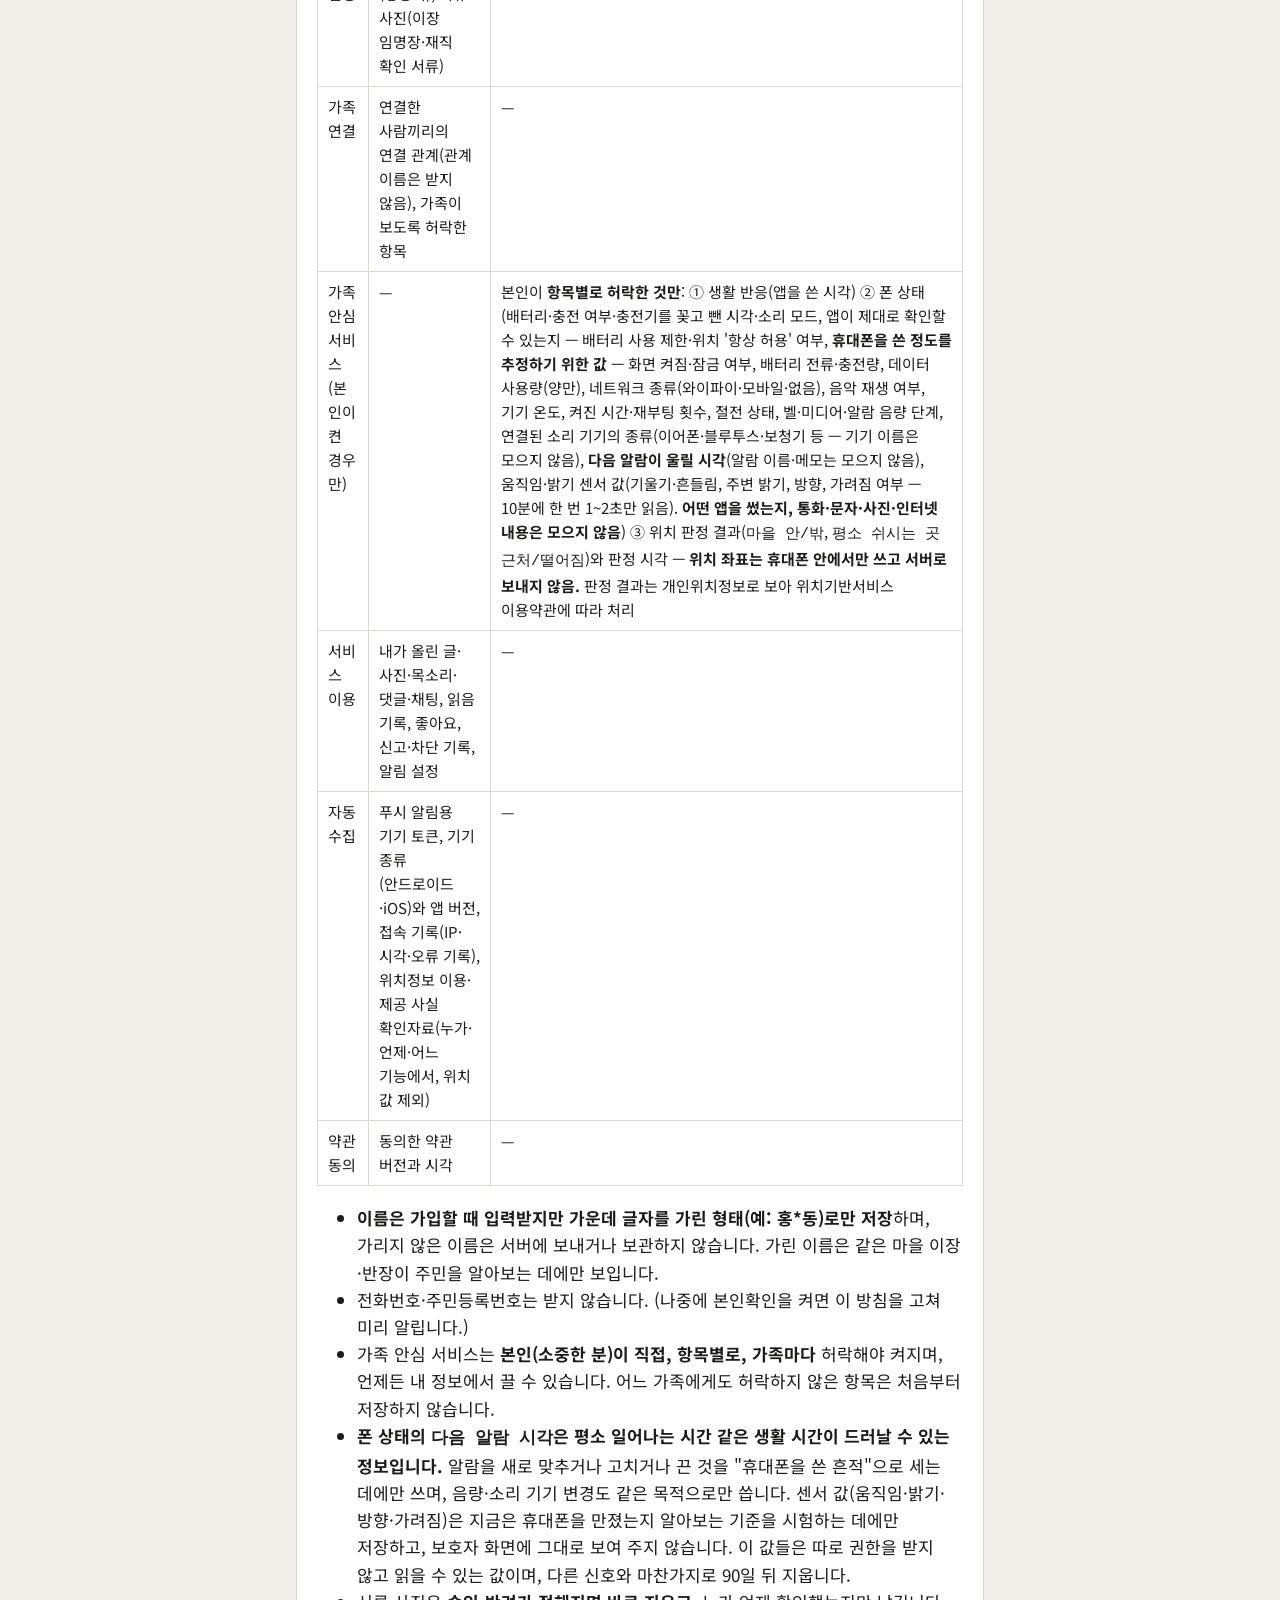
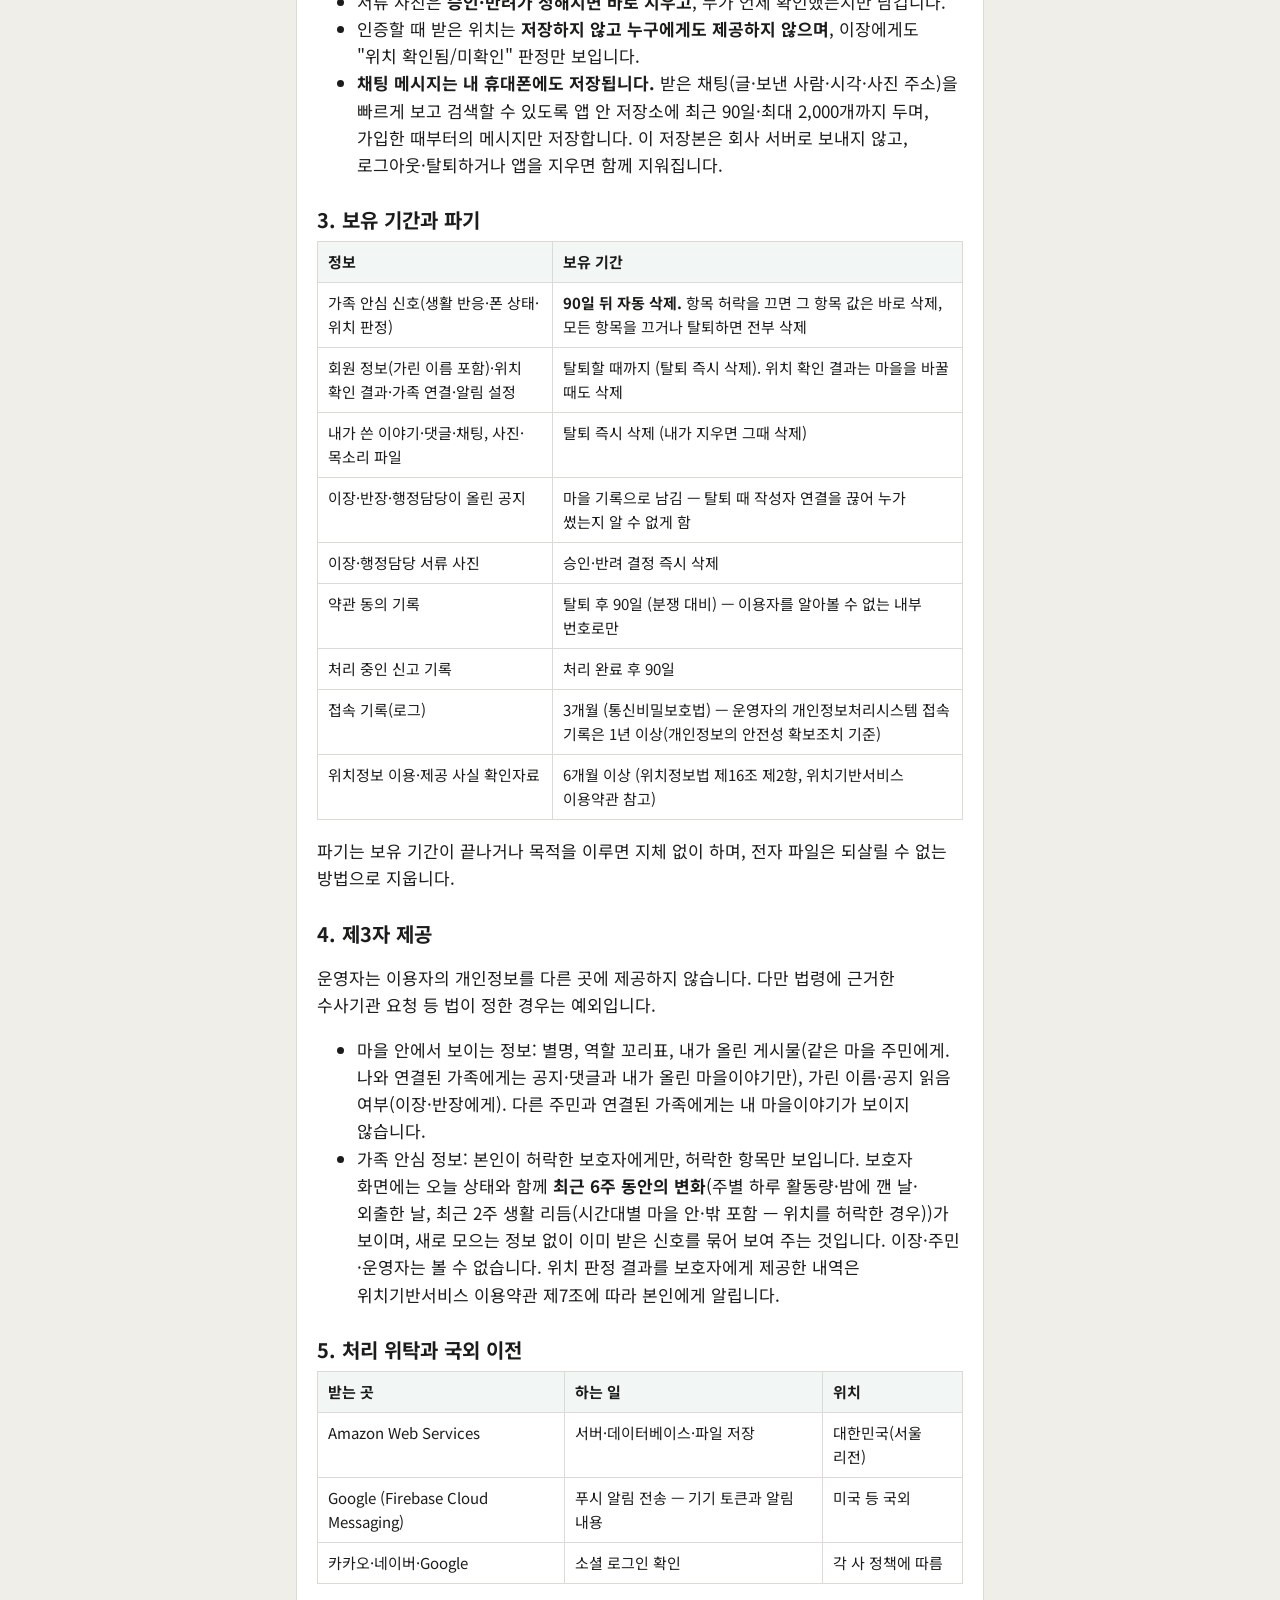
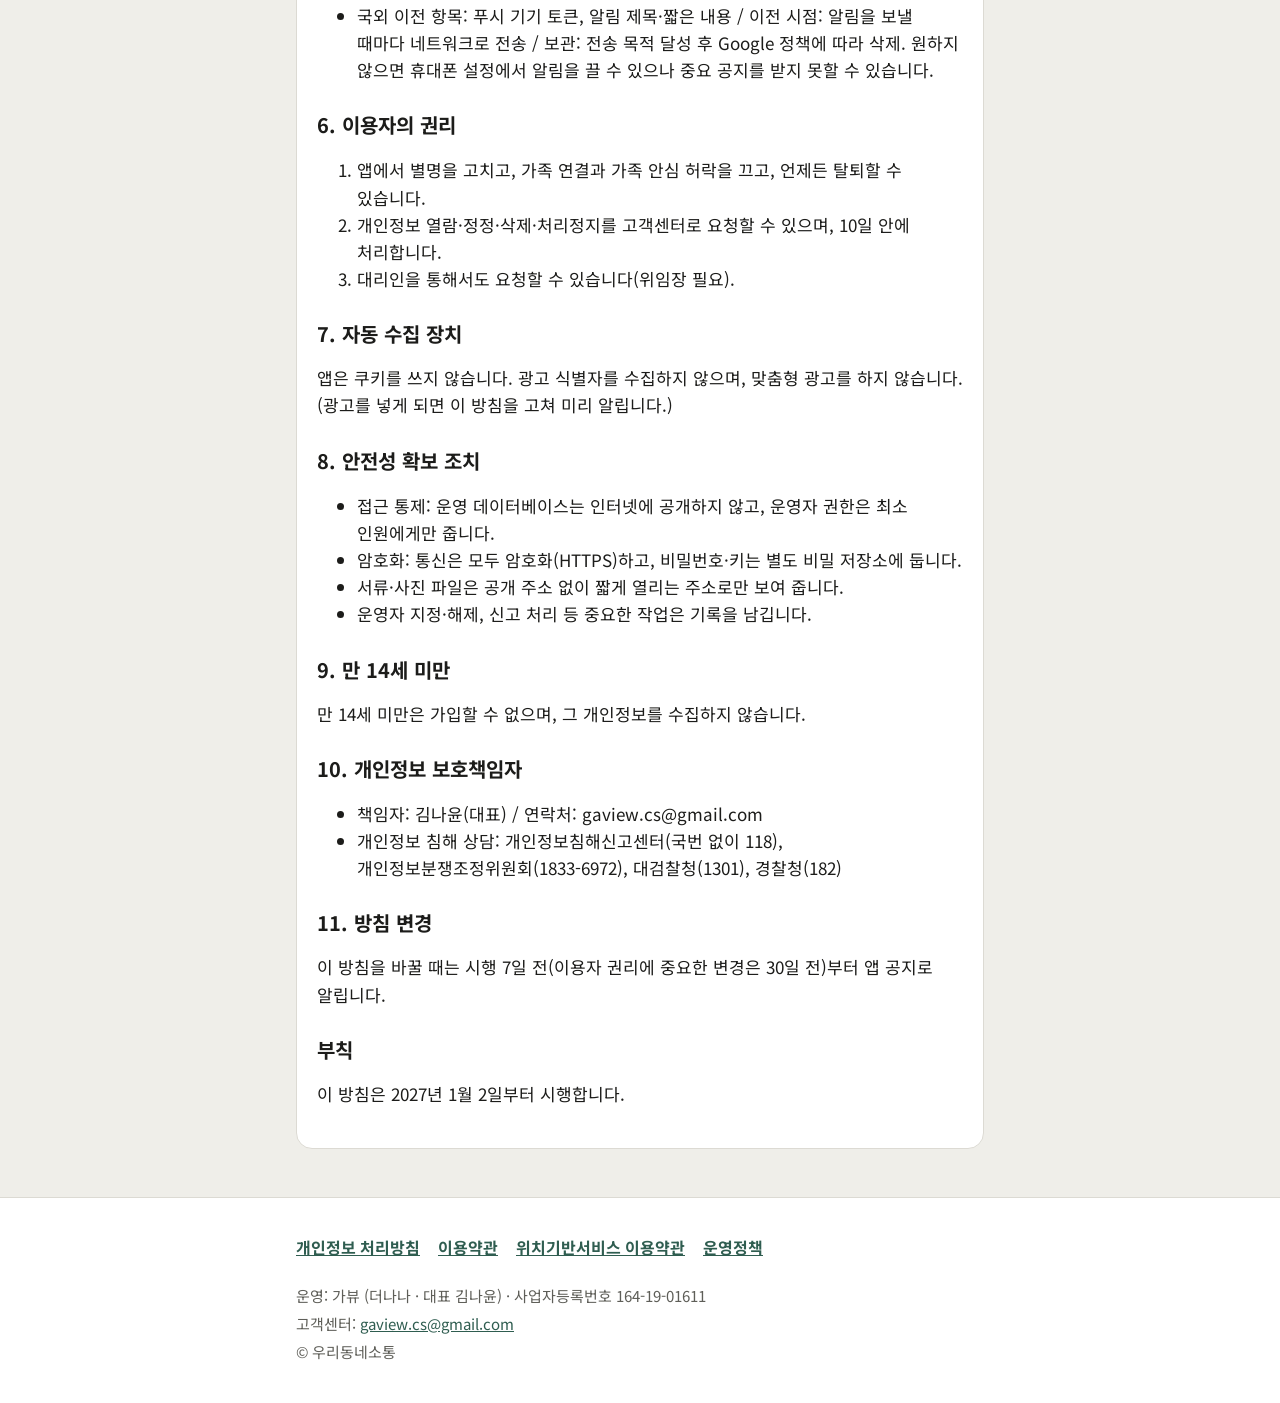
<file: privacy.html>
<!doctype html>
<html lang="ko">
<head>
<meta charset="utf-8">
<meta name="viewport" content="width=device-width, initial-scale=1">
<title>개인정보 처리방침 · 우리동네소통</title>
<meta name="theme-color" content="#2F5D50">
<link rel="icon" href="favicon.svg" type="image/svg+xml">
<link rel="preconnect" href="https://fonts.googleapis.com">
<link rel="preconnect" href="https://fonts.gstatic.com" crossorigin>
<link href="https://fonts.googleapis.com/css2?family=Gowun+Batang:wght@700&family=Noto+Sans+KR:wght@400;700&display=swap" rel="stylesheet">
<link rel="stylesheet" href="style.css?v=20261116b">
</head>
<body>
<header class="top"><div class="wrap">
  <a class="brand" href="./"><img src="icon.svg" alt="">우리동네소통</a>
</div></header>
<main class="wrap">
<a class="back" href="./">← 처음으로</a>
<article class="doc">
<h1>우리동네 소통 개인정보 처리방침</h1>
<blockquote>
<p>v1 · 시행일 2027-01-02</p>
</blockquote>
<p>더나나(대표 김나윤)(이하 "운영자")은 「개인정보 보호법」에 따라 이용자의 개인정보를 보호하고, 관련 고충을 빠르게 처리하기 위해 이 처리방침을 둡니다. 우리동네 소통은 <strong>별명으로</strong> 쓰는 서비스이며, 이름은 가운데를 가린 형태로만 보관하는 등 꼭 필요한 정보만 받습니다.</p>
<h2>1. 처리 목적</h2>
<ol>
<li>회원 가입·로그인, 본인 확인 없이 쓰는 별명 서비스 운영</li>
<li>위치 확인(이 사람이 이 마을 주민인지 확인)과 부정 가입 막기, 만 14세 미만 가입 막기</li>
<li>이장·행정담당 자격 확인(서류 심사)</li>
<li>마을 공지·이야기·채팅·가족 연결 등 서비스 제공과 푸시 알림</li>
<li>가족 안심 서비스 — 본인이 허락한 가족(보호자)에게 평소와 다른 상황을 알려 드리기</li>
<li>신고 처리, 이용 제한, 분쟁 대응</li>
<li>서비스 오류 확인과 개선(통계는 개인을 알아볼 수 없게 가공)</li>
</ol>
<h2>2. 처리하는 개인정보 항목</h2>
<div class="table"><table>
<thead>
<tr>
<th>언제</th>
<th>필수</th>
<th>선택</th>
</tr>
</thead>
<tbody>
<tr>
<td>가입·로그인</td>
<td>소셜 로그인 식별값(카카오·네이버·구글 회원번호), 별명, 역할, 만 14세 이상 확인 여부(생년월일은 받지 않음), <strong>가입 때 입력한 이름(가운데를 가린 형태로만 저장, 예: 홍*동)</strong></td>
<td>—</td>
</tr>
<tr>
<td>주민·이장 위치 확인</td>
<td>인증한 마을, 위치 확인 결과(위치 확인됨/근처에서 확인) — 가입 때 휴대폰 위치로 확인하므로 위치기반서비스 이용약관 동의가 필요. <strong>위치(위도·경도) 자체는 확인에만 쓰고 저장하지 않음</strong></td>
<td>—</td>
</tr>
<tr>
<td>이장·행정담당 신청</td>
<td>소속 읍·면, 행정담당의 담당 부서·업무, 신청한 마을(행정리), 서류 사진(이장 임명장·재직 확인 서류)</td>
<td>임명장에 적힌 마을 이름</td>
</tr>
<tr>
<td>가족 연결</td>
<td>연결한 사람끼리의 연결 관계(관계 이름은 받지 않음), 가족이 보도록 허락한 항목</td>
<td>—</td>
</tr>
<tr>
<td>가족 안심 서비스 (본인이 켠 경우만)</td>
<td>—</td>
<td>본인이 <strong>항목별로 허락한 것만</strong>: ① 생활 반응(앱을 쓴 시각) ② 폰 상태(배터리·충전 여부·충전기를 꽂고 뺀 시각·소리 모드, 앱이 제대로 확인할 수 있는지 — 배터리 사용 제한·위치 '항상 허용' 여부, <strong>휴대폰을 쓴 정도를 추정하기 위한 값</strong> — 화면 켜짐·잠금 여부, 배터리 전류·충전량, 데이터 사용량(양만), 네트워크 종류(와이파이·모바일·없음), 음악 재생 여부, 기기 온도, 켜진 시간·재부팅 횟수, 절전 상태, 벨·미디어·알람 음량 단계, 연결된 소리 기기의 종류(이어폰·블루투스·보청기 등 — 기기 이름은 모으지 않음), <strong>다음 알람이 울릴 시각</strong>(알람 이름·메모는 모으지 않음), 움직임·밝기 센서 값(기울기·흔들림, 주변 밝기, 방향, 가려짐 여부 — 10분에 한 번 1~2초만 읽음). <strong>어떤 앱을 썼는지, 통화·문자·사진·인터넷 내용은 모으지 않음</strong>) ③ 위치 판정 결과(<code>마을 안/밖</code>, <code>평소 쉬시는 곳 근처/떨어짐</code>)와 판정 시각 — <strong>위치 좌표는 휴대폰 안에서만 쓰고 서버로 보내지 않음.</strong> 판정 결과는 개인위치정보로 보아 위치기반서비스 이용약관에 따라 처리</td>
</tr>
<tr>
<td>서비스 이용</td>
<td>내가 올린 글·사진·목소리·댓글·채팅, 읽음 기록, 좋아요, 신고·차단 기록, 알림 설정</td>
<td>—</td>
</tr>
<tr>
<td>자동 수집</td>
<td>푸시 알림용 기기 토큰, 기기 종류(안드로이드·iOS)와 앱 버전, 접속 기록(IP·시각·오류 기록), 위치정보 이용·제공 사실 확인자료(누가·언제·어느 기능에서, 위치 값 제외)</td>
<td>—</td>
</tr>
<tr>
<td>약관 동의</td>
<td>동의한 약관 버전과 시각</td>
<td>—</td>
</tr>
</tbody>
</table></div>
<ul>
<li><strong>이름은 가입할 때 입력받지만 가운데 글자를 가린 형태(예: 홍*동)로만 저장</strong>하며, 가리지 않은 이름은 서버에 보내거나 보관하지 않습니다. 가린 이름은 같은 마을 이장·반장이 주민을 알아보는 데에만 보입니다.</li>
<li>전화번호·주민등록번호는 받지 않습니다. (나중에 본인확인을 켜면 이 방침을 고쳐 미리 알립니다.)</li>
<li>가족 안심 서비스는 <strong>본인(소중한 분)이 직접, 항목별로, 가족마다</strong> 허락해야 켜지며, 언제든 내 정보에서 끌 수 있습니다. 어느 가족에게도 허락하지 않은 항목은 처음부터 저장하지 않습니다.</li>
<li><strong>폰 상태의 <code>다음 알람 시각</code>은 평소 일어나는 시간 같은 생활 시간이 드러날 수 있는 정보입니다.</strong> 알람을 새로 맞추거나 고치거나 끈 것을 "휴대폰을 쓴 흔적"으로 세는 데에만 쓰며, 음량·소리 기기 변경도 같은 목적으로만 씁니다. 센서 값(움직임·밝기·방향·가려짐)은 지금은 휴대폰을 만졌는지 알아보는 기준을 시험하는 데에만 저장하고, 보호자 화면에 그대로 보여 주지 않습니다. 이 값들은 따로 권한을 받지 않고 읽을 수 있는 값이며, 다른 신호와 마찬가지로 90일 뒤 지웁니다.</li>
<li>서류 사진은 <strong>승인·반려가 정해지면 바로 지우고</strong>, 누가 언제 확인했는지만 남깁니다.</li>
<li>인증할 때 받은 위치는 <strong>저장하지 않고 누구에게도 제공하지 않으며</strong>, 이장에게도 "위치 확인됨/미확인" 판정만 보입니다.</li>
<li><strong>채팅 메시지는 내 휴대폰에도 저장됩니다.</strong> 받은 채팅(글·보낸 사람·시각·사진 주소)을 빠르게 보고 검색할 수 있도록 앱 안 저장소에 최근 90일·최대 2,000개까지 두며, 가입한 때부터의 메시지만 저장합니다. 이 저장본은 회사 서버로 보내지 않고, 로그아웃·탈퇴하거나 앱을 지우면 함께 지워집니다.</li>
</ul>
<h2>3. 보유 기간과 파기</h2>
<div class="table"><table>
<thead>
<tr>
<th>정보</th>
<th>보유 기간</th>
</tr>
</thead>
<tbody>
<tr>
<td>가족 안심 신호(생활 반응·폰 상태·위치 판정)</td>
<td><strong>90일 뒤 자동 삭제.</strong> 항목 허락을 끄면 그 항목 값은 바로 삭제, 모든 항목을 끄거나 탈퇴하면 전부 삭제</td>
</tr>
<tr>
<td>회원 정보(가린 이름 포함)·위치 확인 결과·가족 연결·알림 설정</td>
<td>탈퇴할 때까지 (탈퇴 즉시 삭제). 위치 확인 결과는 마을을 바꿀 때도 삭제</td>
</tr>
<tr>
<td>내가 쓴 이야기·댓글·채팅, 사진·목소리 파일</td>
<td>탈퇴 즉시 삭제 (내가 지우면 그때 삭제)</td>
</tr>
<tr>
<td>이장·반장·행정담당이 올린 공지</td>
<td>마을 기록으로 남김 — 탈퇴 때 작성자 연결을 끊어 누가 썼는지 알 수 없게 함</td>
</tr>
<tr>
<td>이장·행정담당 서류 사진</td>
<td>승인·반려 결정 즉시 삭제</td>
</tr>
<tr>
<td>약관 동의 기록</td>
<td>탈퇴 후 90일 (분쟁 대비) — 이용자를 알아볼 수 없는 내부 번호로만</td>
</tr>
<tr>
<td>처리 중인 신고 기록</td>
<td>처리 완료 후 90일</td>
</tr>
<tr>
<td>접속 기록(로그)</td>
<td>3개월 (통신비밀보호법) — 운영자의 개인정보처리시스템 접속 기록은 1년 이상(개인정보의 안전성 확보조치 기준)</td>
</tr>
<tr>
<td>위치정보 이용·제공 사실 확인자료</td>
<td>6개월 이상 (위치정보법 제16조 제2항, 위치기반서비스 이용약관 참고)</td>
</tr>
</tbody>
</table></div>
<p>파기는 보유 기간이 끝나거나 목적을 이루면 지체 없이 하며, 전자 파일은 되살릴 수 없는 방법으로 지웁니다.</p>
<h2>4. 제3자 제공</h2>
<p>운영자는 이용자의 개인정보를 다른 곳에 제공하지 않습니다. 다만 법령에 근거한 수사기관 요청 등 법이 정한 경우는 예외입니다.</p>
<ul>
<li>마을 안에서 보이는 정보: 별명, 역할 꼬리표, 내가 올린 게시물(같은 마을 주민에게. 나와 연결된 가족에게는 공지·댓글과 내가 올린 마을이야기만), 가린 이름·공지 읽음 여부(이장·반장에게). 다른 주민과 연결된 가족에게는 내 마을이야기가 보이지 않습니다.</li>
<li>가족 안심 정보: 본인이 허락한 보호자에게만, 허락한 항목만 보입니다. 보호자 화면에는 오늘 상태와 함께 <strong>최근 6주 동안의 변화</strong>(주별 하루 활동량·밤에 깬 날·외출한 날, 최근 2주 생활 리듬(시간대별 마을 안·밖 포함 — 위치를 허락한 경우))가 보이며, 새로 모으는 정보 없이 이미 받은 신호를 묶어 보여 주는 것입니다. 이장·주민·운영자는 볼 수 없습니다. 위치 판정 결과를 보호자에게 제공한 내역은 위치기반서비스 이용약관 제7조에 따라 본인에게 알립니다.</li>
</ul>
<h2>5. 처리 위탁과 국외 이전</h2>
<div class="table"><table>
<thead>
<tr>
<th>받는 곳</th>
<th>하는 일</th>
<th>위치</th>
</tr>
</thead>
<tbody>
<tr>
<td>Amazon Web Services</td>
<td>서버·데이터베이스·파일 저장</td>
<td>대한민국(서울 리전)</td>
</tr>
<tr>
<td>Google (Firebase Cloud Messaging)</td>
<td>푸시 알림 전송 — 기기 토큰과 알림 내용</td>
<td>미국 등 국외</td>
</tr>
<tr>
<td>카카오·네이버·Google</td>
<td>소셜 로그인 확인</td>
<td>각 사 정책에 따름</td>
</tr>
</tbody>
</table></div>
<ul>
<li>국외 이전 항목: 푸시 기기 토큰, 알림 제목·짧은 내용 / 이전 시점: 알림을 보낼 때마다 네트워크로 전송 / 보관: 전송 목적 달성 후 Google 정책에 따라 삭제. 원하지 않으면 휴대폰 설정에서 알림을 끌 수 있으나 중요 공지를 받지 못할 수 있습니다.</li>
</ul>
<h2>6. 이용자의 권리</h2>
<ol>
<li>앱에서 별명을 고치고, 가족 연결과 가족 안심 허락을 끄고, 언제든 탈퇴할 수 있습니다.</li>
<li>개인정보 열람·정정·삭제·처리정지를 고객센터로 요청할 수 있으며, 10일 안에 처리합니다.</li>
<li>대리인을 통해서도 요청할 수 있습니다(위임장 필요).</li>
</ol>
<h2>7. 자동 수집 장치</h2>
<p>앱은 쿠키를 쓰지 않습니다. 광고 식별자를 수집하지 않으며, 맞춤형 광고를 하지 않습니다. (광고를 넣게 되면 이 방침을 고쳐 미리 알립니다.)</p>
<h2>8. 안전성 확보 조치</h2>
<ul>
<li>접근 통제: 운영 데이터베이스는 인터넷에 공개하지 않고, 운영자 권한은 최소 인원에게만 줍니다.</li>
<li>암호화: 통신은 모두 암호화(HTTPS)하고, 비밀번호·키는 별도 비밀 저장소에 둡니다.</li>
<li>서류·사진 파일은 공개 주소 없이 짧게 열리는 주소로만 보여 줍니다.</li>
<li>운영자 지정·해제, 신고 처리 등 중요한 작업은 기록을 남깁니다.</li>
</ul>
<h2>9. 만 14세 미만</h2>
<p>만 14세 미만은 가입할 수 없으며, 그 개인정보를 수집하지 않습니다.</p>
<h2>10. 개인정보 보호책임자</h2>
<ul>
<li>책임자: 김나윤(대표) / 연락처: gaview.cs@gmail.com</li>
<li>개인정보 침해 상담: 개인정보침해신고센터(국번 없이 118), 개인정보분쟁조정위원회(1833-6972), 대검찰청(1301), 경찰청(182)</li>
</ul>
<h2>11. 방침 변경</h2>
<p>이 방침을 바꿀 때는 시행 7일 전(이용자 권리에 중요한 변경은 30일 전)부터 앱 공지로 알립니다.</p>
<h2>부칙</h2>
<p>이 방침은 2027년 1월 2일부터 시행합니다.</p>
</article>
</main>
<footer><div class="wrap">
  <nav aria-label="약관과 정책">
    <a href="privacy.html"><strong>개인정보 처리방침</strong></a>
    <a href="terms.html">이용약관</a>
    <a href="location-terms.html">위치기반서비스 이용약관</a>
    <a href="policy.html">운영정책</a>
  </nav>
  <p>운영: 가뷰 (더나나 · 대표 김나윤) · 사업자등록번호 164-19-01611</p>
  <p>고객센터: <a href="mailto:gaview.cs@gmail.com">gaview.cs@gmail.com</a></p>
  <p>© 우리동네소통</p>
</div></footer>
</body>
</html>
</file>
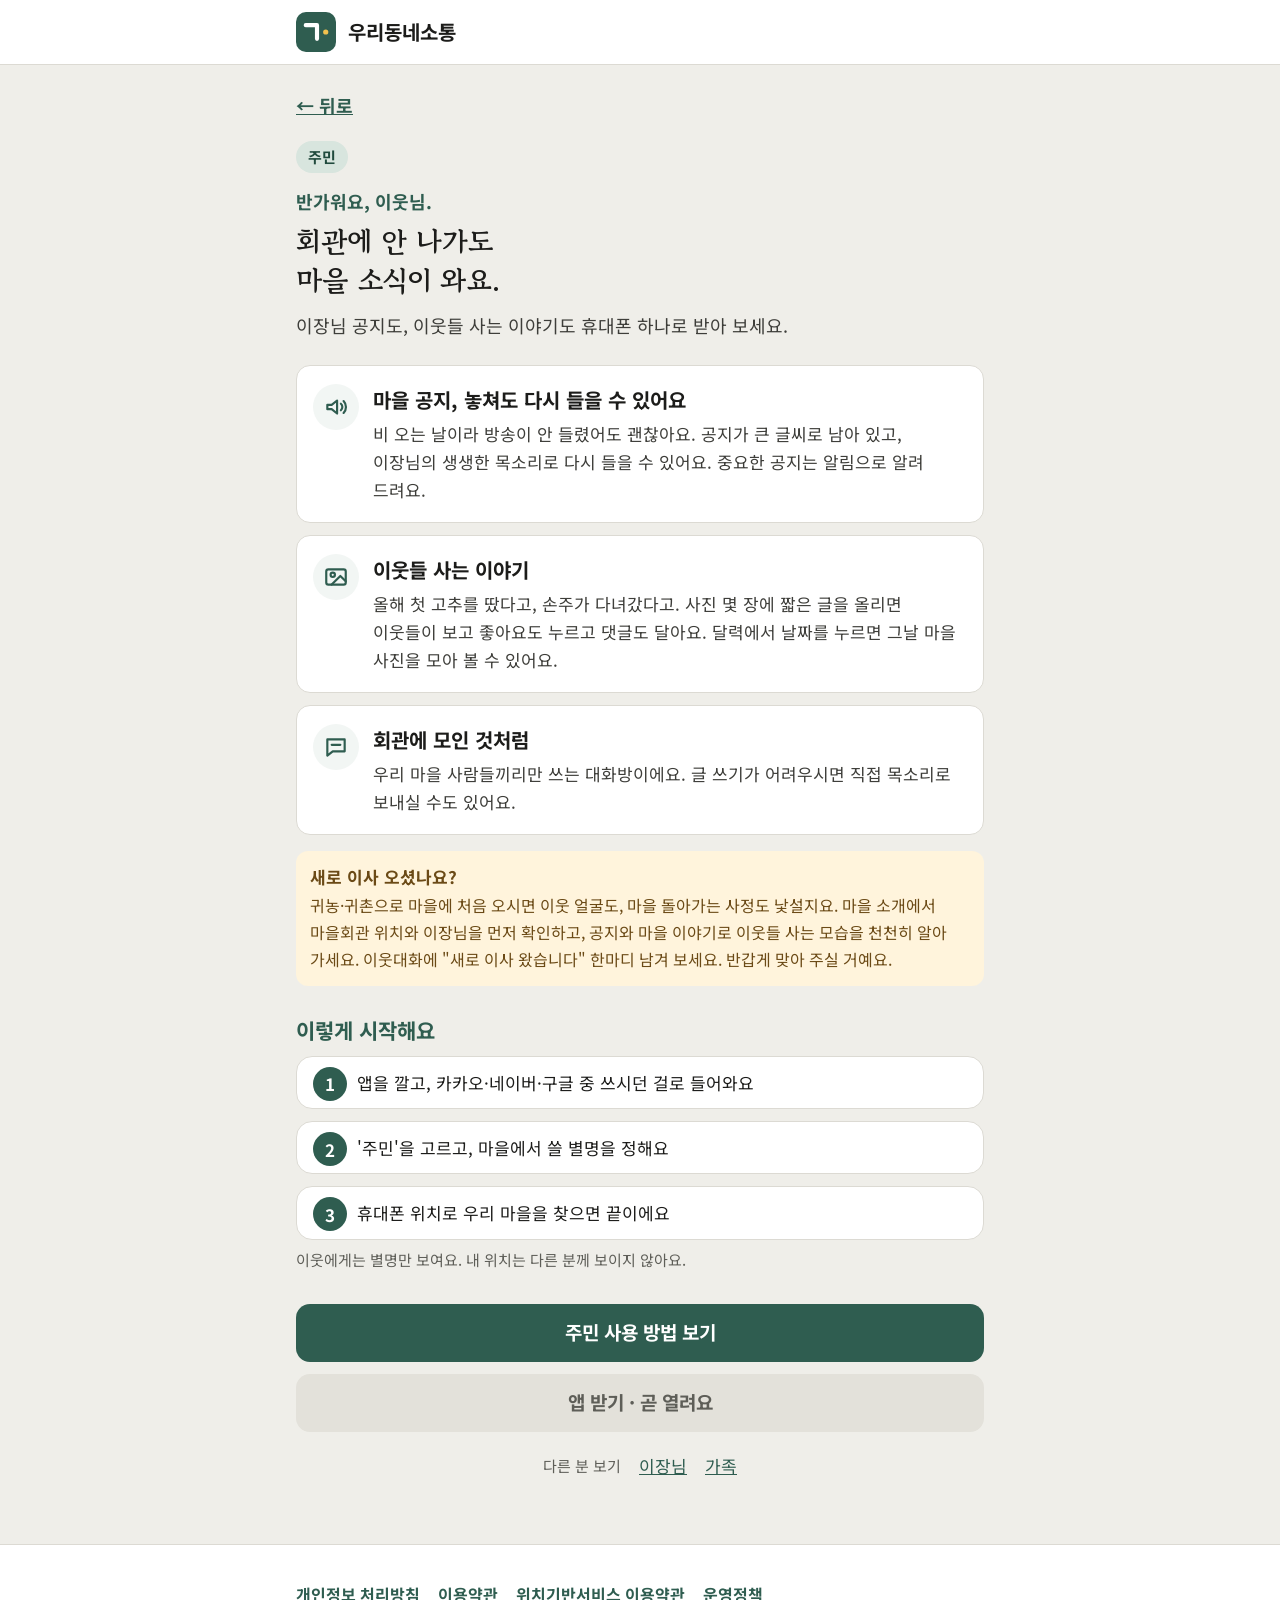
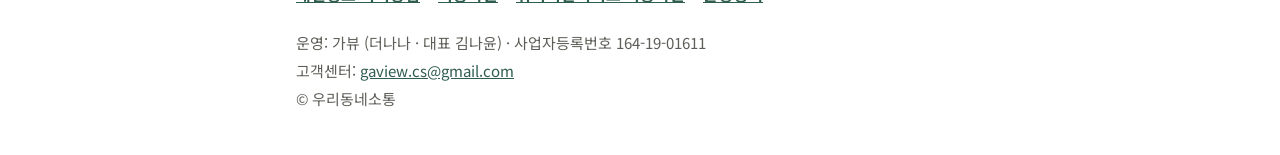
<file: resident.html>
<!doctype html>
<html lang="ko">
<head>
<meta charset="utf-8">
<meta name="viewport" content="width=device-width, initial-scale=1">
<title>주민 · 우리동네소통</title>
<meta name="theme-color" content="#2F5D50">
<link rel="icon" href="favicon.svg" type="image/svg+xml">
<link rel="preconnect" href="https://fonts.googleapis.com">
<link rel="preconnect" href="https://fonts.gstatic.com" crossorigin>
<link href="https://fonts.googleapis.com/css2?family=Gowun+Batang:wght@700&family=Noto+Sans+KR:wght@400;700&display=swap" rel="stylesheet">
<link rel="stylesheet" href="style.css?v=20261116b">
</head>
<body>
<header class="top"><div class="wrap">
  <a class="brand" href="./"><img src="icon.svg" alt="">우리동네소통</a>
</div></header>
<main class="wrap role">
  <a class="back" data-back href="start.html">← 뒤로</a><br>
  <span class="tag tag-resident">주민</span>
  <p class="hello">반가워요, 이웃님.</p>
  <h1>회관에 안 나가도<br>마을 소식이 와요.</h1>
  <p class="lede">이장님 공지도, 이웃들 사는 이야기도 휴대폰 하나로 받아 보세요.</p>
  <ul class="pts">
    <li><i class="ic" aria-hidden="true"><svg viewBox="0 0 24 24" fill="none" stroke="#2F5D50" stroke-width="2" stroke-linecap="round" stroke-linejoin="round"><path d="M4 10v4h4l5 4V6L8 10z"/><path d="M16.5 9a4 4 0 0 1 0 6M19 6.5a8 8 0 0 1 0 11"/></svg></i><strong>마을 공지, 놓쳐도 다시 들을 수 있어요</strong><span class="d">비 오는 날이라 방송이 안 들렸어도 괜찮아요. 공지가 큰 글씨로 남아 있고, 이장님의 생생한 목소리로 다시 들을 수 있어요. 중요한 공지는 알림으로 알려 드려요.</span></li>
    <li><i class="ic" aria-hidden="true"><svg viewBox="0 0 24 24" fill="none" stroke="#2F5D50" stroke-width="2" stroke-linecap="round" stroke-linejoin="round"><rect x="3" y="5" width="18" height="14" rx="2"/><circle cx="9" cy="10" r="2"/><path d="M21 16l-5-5-8 8"/></svg></i><strong>이웃들 사는 이야기</strong><span class="d">올해 첫 고추를 땄다고, 손주가 다녀갔다고. 사진 몇 장에 짧은 글을 올리면 이웃들이 보고 좋아요도 누르고 댓글도 달아요. 달력에서 날짜를 누르면 그날 마을 사진을 모아 볼 수 있어요.</span></li>
    <li><i class="ic" aria-hidden="true"><svg viewBox="0 0 24 24" fill="none" stroke="#2F5D50" stroke-width="2" stroke-linecap="round" stroke-linejoin="round"><path d="M4 5h16v11H9l-5 4z"/><path d="M8 10h8"/></svg></i><strong>회관에 모인 것처럼</strong><span class="d">우리 마을 사람들끼리만 쓰는 대화방이에요. 글 쓰기가 어려우시면 직접 목소리로 보내실 수도 있어요.</span></li>
  </ul>
  <div class="movein"><strong>새로 이사 오셨나요?</strong><br>귀농·귀촌으로 마을에 처음 오시면 이웃 얼굴도, 마을 돌아가는 사정도 낯설지요. 마을 소개에서 마을회관 위치와 이장님을 먼저 확인하고, 공지와 마을 이야기로 이웃들 사는 모습을 천천히 알아 가세요. 이웃대화에 "새로 이사 왔습니다" 한마디 남겨 보세요. 반갑게 맞아 주실 거예요.</div>
  <h2>이렇게 시작해요</h2>
  <ol class="steps">
    <li>앱을 깔고, 카카오·네이버·구글 중 쓰시던 걸로 들어와요</li>
    <li>'주민'을 고르고, 마을에서 쓸 별명을 정해요</li>
    <li>휴대폰 위치로 우리 마을을 찾으면 끝이에요</li>
  </ol>
  <p class="hint">이웃에게는 별명만 보여요. 내 위치는 다른 분께 보이지 않아요.</p>
  <div class="actions">
    <a class="btn btn-guide" href="guide-resident.html">주민 사용 방법 보기</a>
    <span class="btn btn-off" role="note">앱 받기 · 곧 열려요</span>
    <div class="others"><span>다른 분 보기</span><a data-swap href="leader.html">이장님</a><a data-swap href="family.html">가족</a></div>
  </div>
</main>
<footer><div class="wrap">
  <nav aria-label="약관과 정책">
    <a href="privacy.html"><strong>개인정보 처리방침</strong></a>
    <a href="terms.html">이용약관</a>
    <a href="location-terms.html">위치기반서비스 이용약관</a>
    <a href="policy.html">운영정책</a>
  </nav>
  <p>운영: 가뷰 (더나나 · 대표 김나윤) · 사업자등록번호 164-19-01611</p>
  <p>고객센터: <a href="mailto:gaview.cs@gmail.com">gaview.cs@gmail.com</a></p>
  <p>© 우리동네소통</p>
</div></footer>
<script src="nav.js?v=20261106d"></script>
</body>
</html>
</file>
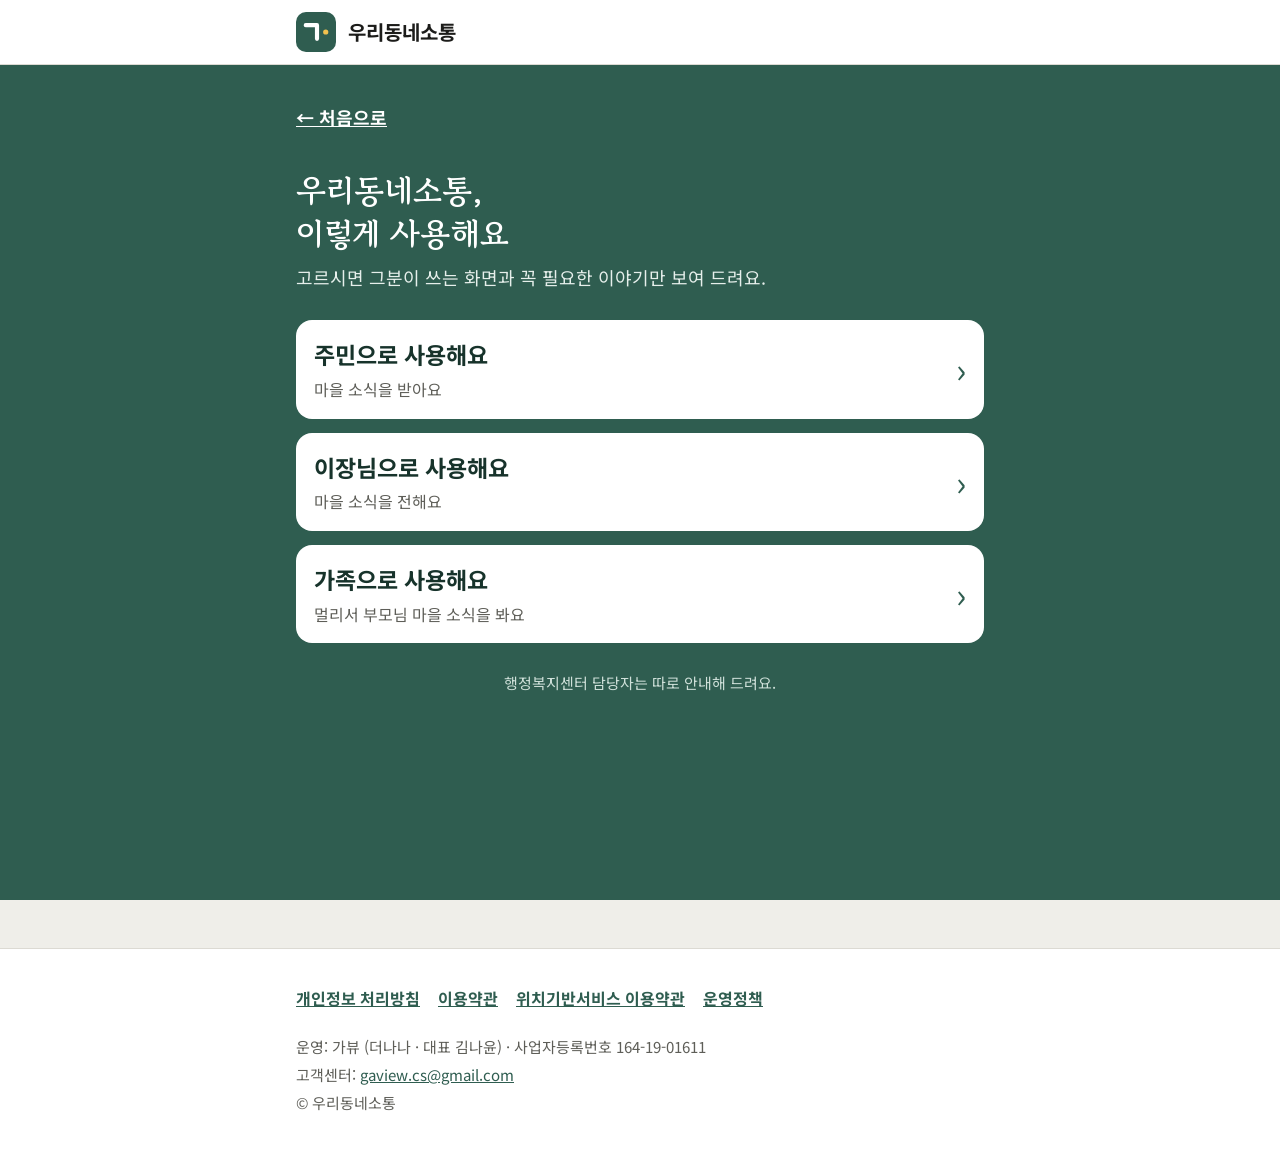
<file: start.html>
<!doctype html>
<html lang="ko">
<head>
<meta charset="utf-8">
<meta name="viewport" content="width=device-width, initial-scale=1">
<title>이렇게 사용해요 · 우리동네소통</title>
<meta name="theme-color" content="#2F5D50">
<link rel="icon" href="favicon.svg" type="image/svg+xml">
<link rel="preconnect" href="https://fonts.googleapis.com">
<link rel="preconnect" href="https://fonts.gstatic.com" crossorigin>
<link href="https://fonts.googleapis.com/css2?family=Gowun+Batang:wght@700&family=Noto+Sans+KR:wght@400;700&display=swap" rel="stylesheet">
<link rel="stylesheet" href="style.css?v=20261116b">
</head>
<body>
<header class="top"><div class="wrap">
  <a class="brand" href="./"><img src="icon.svg" alt="">우리동네소통</a>
</div></header>
<div class="pick"><div class="wrap">
  <a class="back" data-back href="./">← 처음으로</a>
  <h1>우리동네소통,<br>이렇게 사용해요</h1>
  <p>고르시면 그분이 쓰는 화면과 꼭 필요한 이야기만 보여 드려요.</p>
  <div class="who-list">
    <a class="who-btn" href="resident.html"><span><strong>주민으로 사용해요</strong><small>마을 소식을 받아요</small></span></a>
    <a class="who-btn" href="leader.html"><span><strong>이장님으로 사용해요</strong><small>마을 소식을 전해요</small></span></a>
    <a class="who-btn" href="family.html"><span><strong>가족으로 사용해요</strong><small>멀리서 부모님 마을 소식을 봐요</small></span></a>
  </div>
  <p class="small">행정복지센터 담당자는 따로 안내해 드려요.</p>
</div></div>
<footer><div class="wrap">
  <nav aria-label="약관과 정책">
    <a href="privacy.html"><strong>개인정보 처리방침</strong></a>
    <a href="terms.html">이용약관</a>
    <a href="location-terms.html">위치기반서비스 이용약관</a>
    <a href="policy.html">운영정책</a>
  </nav>
  <p>운영: 가뷰 (더나나 · 대표 김나윤) · 사업자등록번호 164-19-01611</p>
  <p>고객센터: <a href="mailto:gaview.cs@gmail.com">gaview.cs@gmail.com</a></p>
  <p>© 우리동네소통</p>
</div></footer>
<script src="nav.js?v=20261106d"></script>
</body>
</html>
</file>
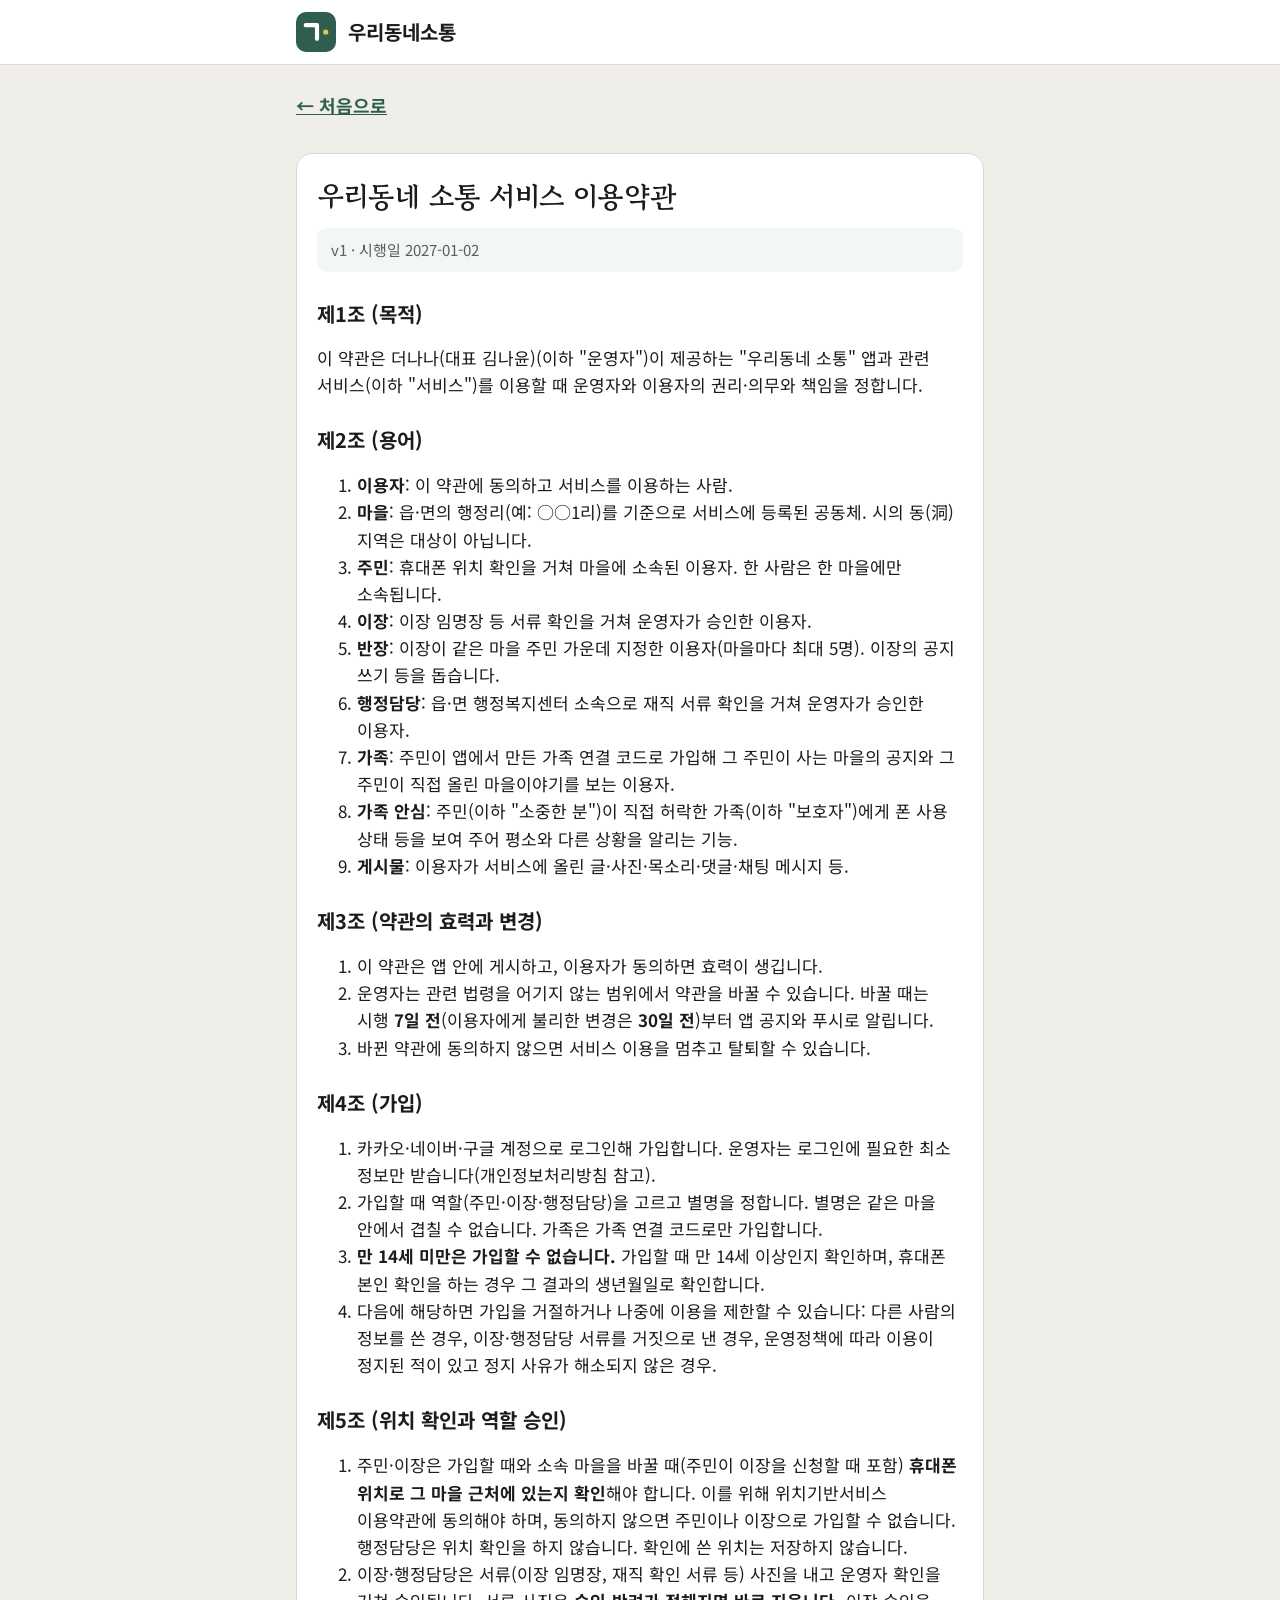
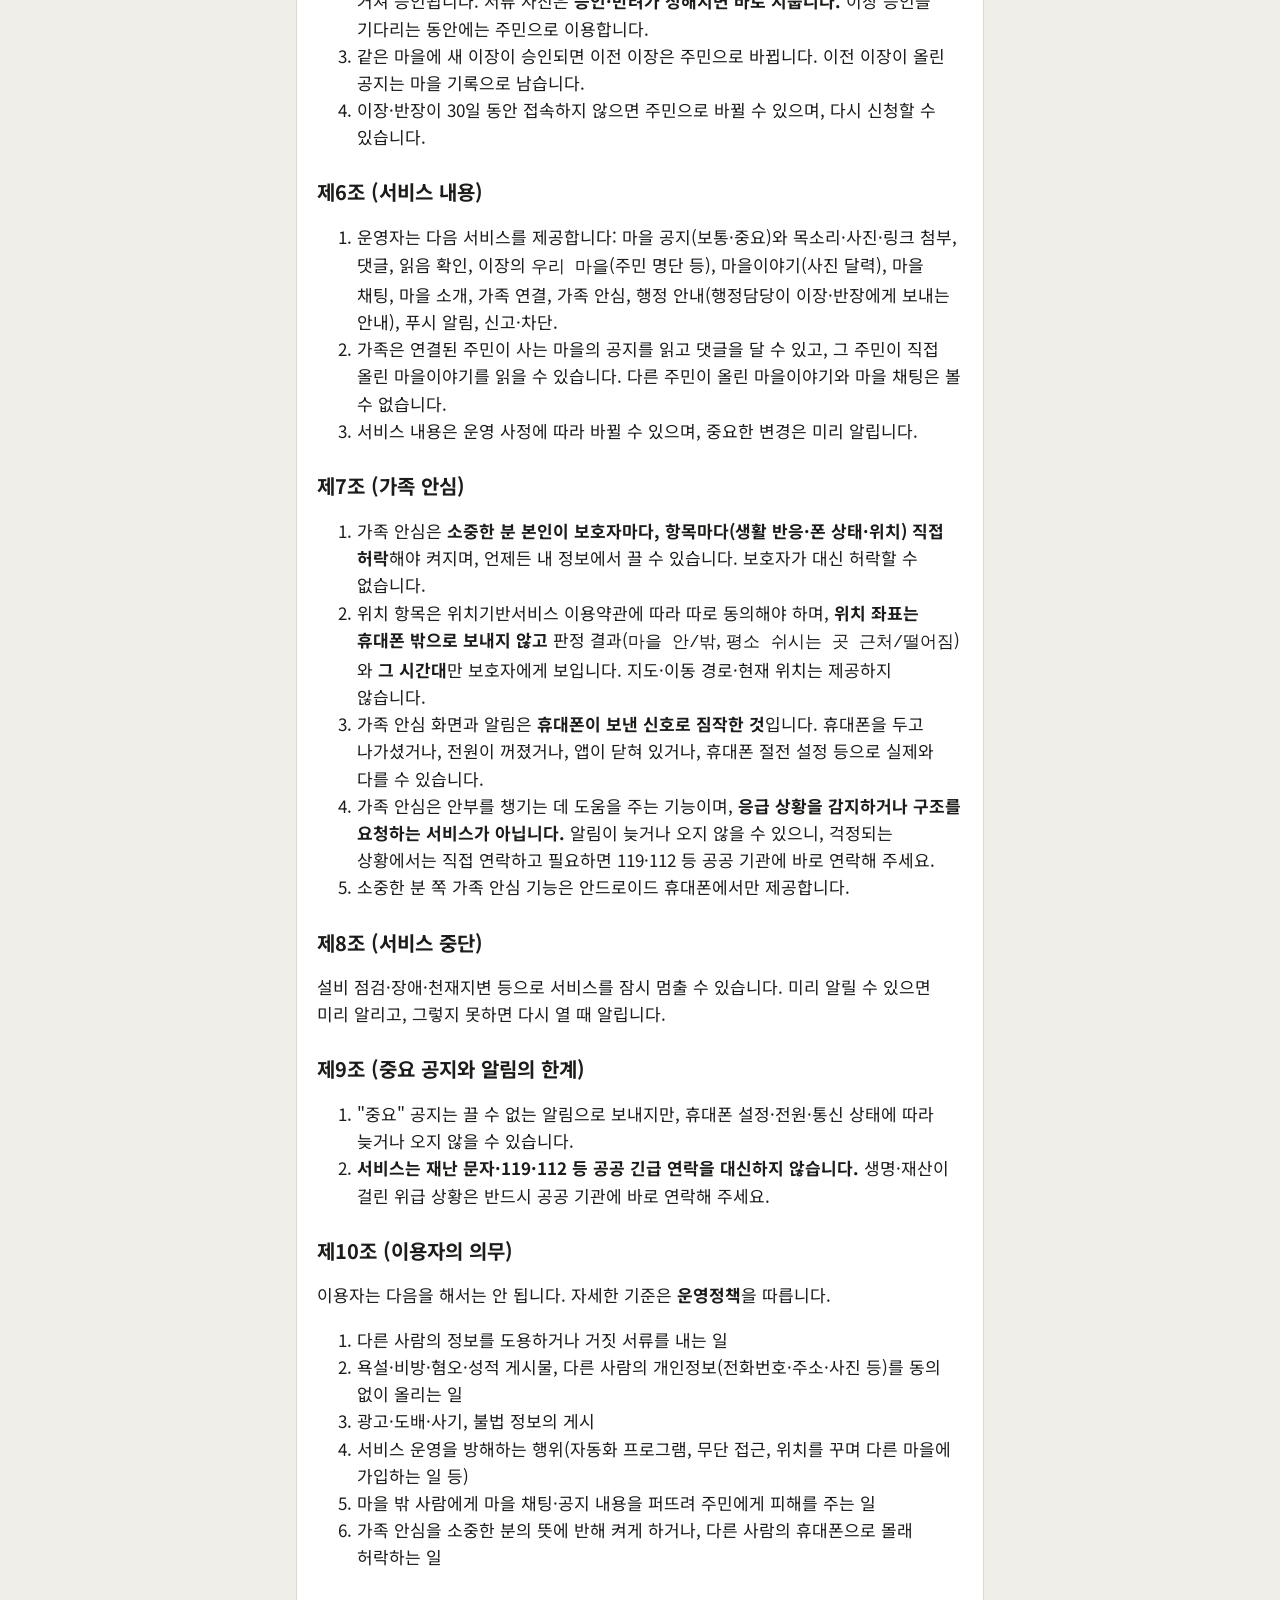
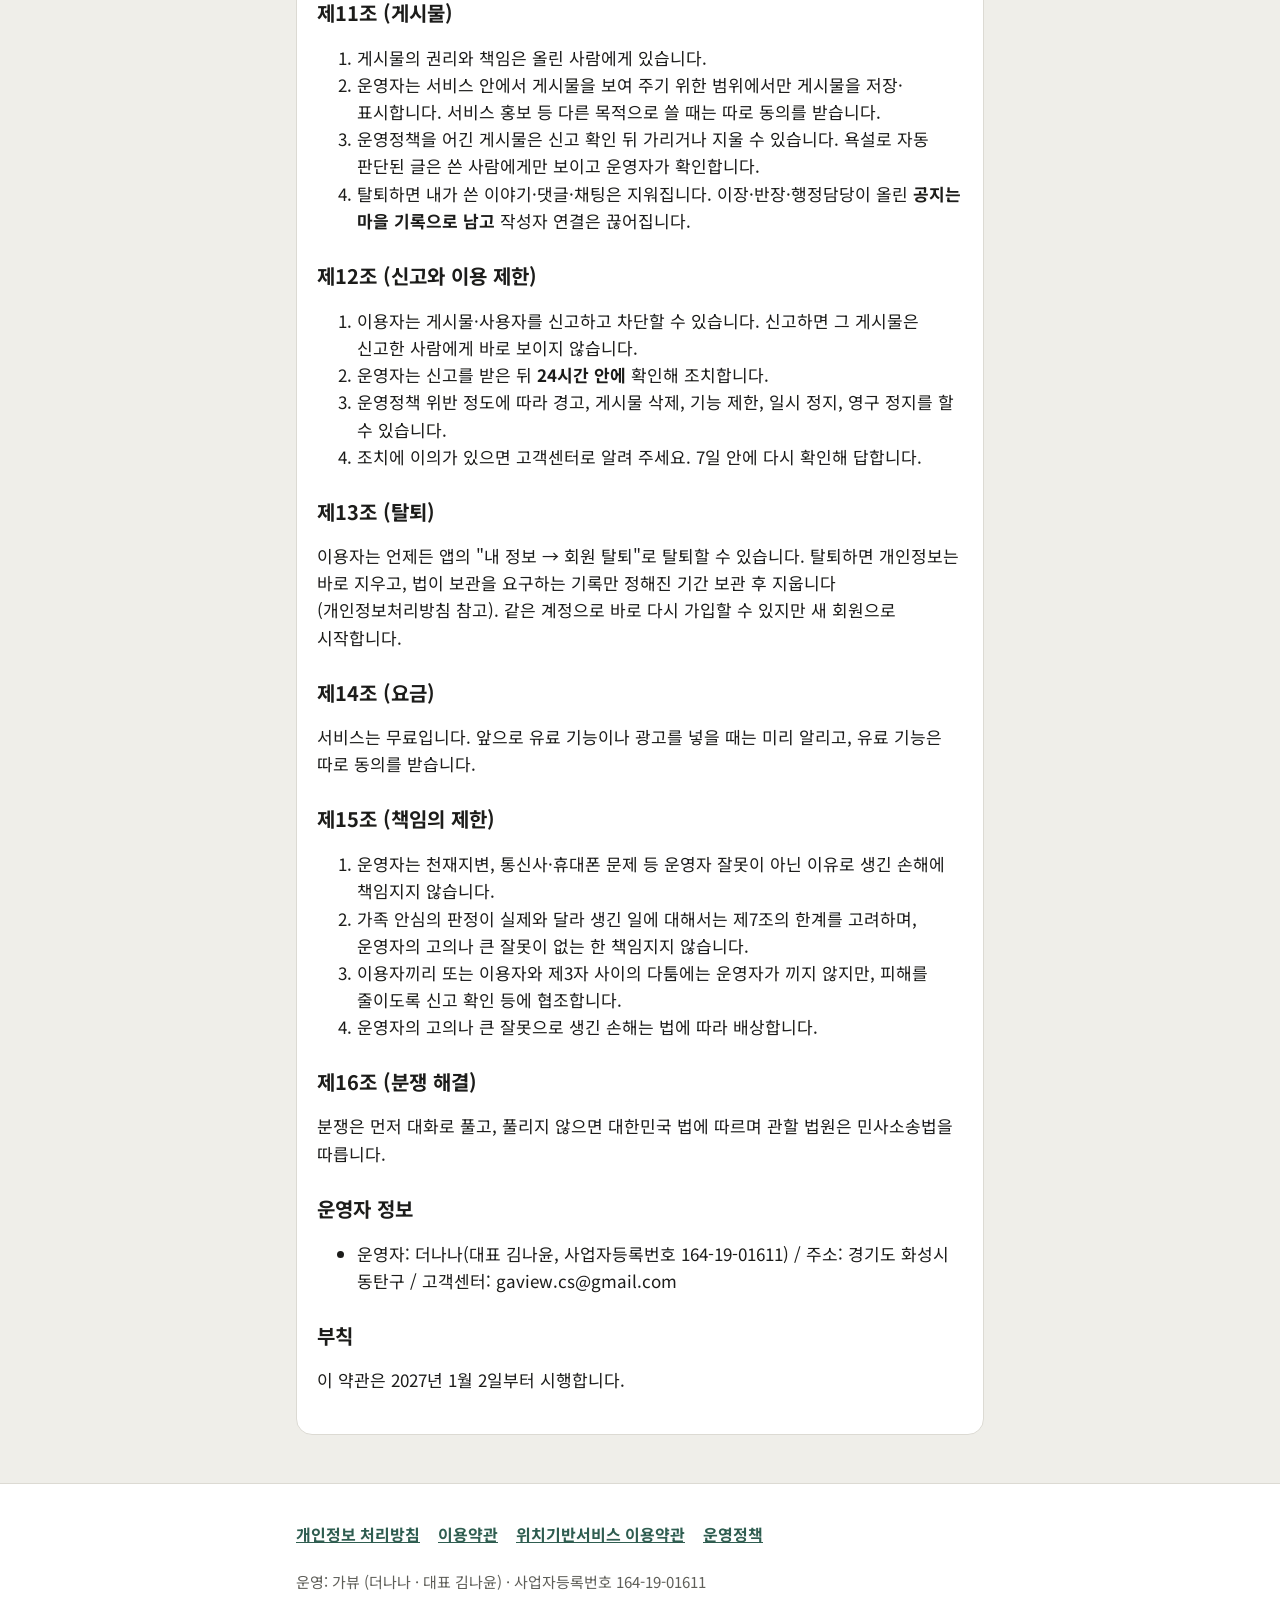
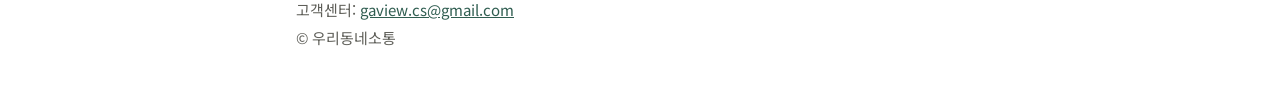
<file: terms.html>
<!doctype html>
<html lang="ko">
<head>
<meta charset="utf-8">
<meta name="viewport" content="width=device-width, initial-scale=1">
<title>이용약관 · 우리동네소통</title>
<meta name="theme-color" content="#2F5D50">
<link rel="icon" href="favicon.svg" type="image/svg+xml">
<link rel="preconnect" href="https://fonts.googleapis.com">
<link rel="preconnect" href="https://fonts.gstatic.com" crossorigin>
<link href="https://fonts.googleapis.com/css2?family=Gowun+Batang:wght@700&family=Noto+Sans+KR:wght@400;700&display=swap" rel="stylesheet">
<link rel="stylesheet" href="style.css?v=20261116b">
</head>
<body>
<header class="top"><div class="wrap">
  <a class="brand" href="./"><img src="icon.svg" alt="">우리동네소통</a>
</div></header>
<main class="wrap">
<a class="back" href="./">← 처음으로</a>
<article class="doc">
<h1>우리동네 소통 서비스 이용약관</h1>
<blockquote>
<p>v1 · 시행일 2027-01-02</p>
</blockquote>
<h2>제1조 (목적)</h2>
<p>이 약관은 더나나(대표 김나윤)(이하 "운영자")이 제공하는 "우리동네 소통" 앱과 관련 서비스(이하 "서비스")를 이용할 때 운영자와 이용자의 권리·의무와 책임을 정합니다.</p>
<h2>제2조 (용어)</h2>
<ol>
<li><strong>이용자</strong>: 이 약관에 동의하고 서비스를 이용하는 사람.</li>
<li><strong>마을</strong>: 읍·면의 행정리(예: ○○1리)를 기준으로 서비스에 등록된 공동체. 시의 동(洞) 지역은 대상이 아닙니다.</li>
<li><strong>주민</strong>: 휴대폰 위치 확인을 거쳐 마을에 소속된 이용자. 한 사람은 한 마을에만 소속됩니다.</li>
<li><strong>이장</strong>: 이장 임명장 등 서류 확인을 거쳐 운영자가 승인한 이용자.</li>
<li><strong>반장</strong>: 이장이 같은 마을 주민 가운데 지정한 이용자(마을마다 최대 5명). 이장의 공지 쓰기 등을 돕습니다.</li>
<li><strong>행정담당</strong>: 읍·면 행정복지센터 소속으로 재직 서류 확인을 거쳐 운영자가 승인한 이용자.</li>
<li><strong>가족</strong>: 주민이 앱에서 만든 가족 연결 코드로 가입해 그 주민이 사는 마을의 공지와 그 주민이 직접 올린 마을이야기를 보는 이용자.</li>
<li><strong>가족 안심</strong>: 주민(이하 "소중한 분")이 직접 허락한 가족(이하 "보호자")에게 폰 사용 상태 등을 보여 주어 평소와 다른 상황을 알리는 기능.</li>
<li><strong>게시물</strong>: 이용자가 서비스에 올린 글·사진·목소리·댓글·채팅 메시지 등.</li>
</ol>
<h2>제3조 (약관의 효력과 변경)</h2>
<ol>
<li>이 약관은 앱 안에 게시하고, 이용자가 동의하면 효력이 생깁니다.</li>
<li>운영자는 관련 법령을 어기지 않는 범위에서 약관을 바꿀 수 있습니다. 바꿀 때는 시행 <strong>7일 전</strong>(이용자에게 불리한 변경은 <strong>30일 전</strong>)부터 앱 공지와 푸시로 알립니다.</li>
<li>바뀐 약관에 동의하지 않으면 서비스 이용을 멈추고 탈퇴할 수 있습니다.</li>
</ol>
<h2>제4조 (가입)</h2>
<ol>
<li>카카오·네이버·구글 계정으로 로그인해 가입합니다. 운영자는 로그인에 필요한 최소 정보만 받습니다(개인정보처리방침 참고).</li>
<li>가입할 때 역할(주민·이장·행정담당)을 고르고 별명을 정합니다. 별명은 같은 마을 안에서 겹칠 수 없습니다. 가족은 가족 연결 코드로만 가입합니다.</li>
<li><strong>만 14세 미만은 가입할 수 없습니다.</strong> 가입할 때 만 14세 이상인지 확인하며, 휴대폰 본인 확인을 하는 경우 그 결과의 생년월일로 확인합니다.</li>
<li>다음에 해당하면 가입을 거절하거나 나중에 이용을 제한할 수 있습니다: 다른 사람의 정보를 쓴 경우, 이장·행정담당 서류를 거짓으로 낸 경우, 운영정책에 따라 이용이 정지된 적이 있고 정지 사유가 해소되지 않은 경우.</li>
</ol>
<h2>제5조 (위치 확인과 역할 승인)</h2>
<ol>
<li>주민·이장은 가입할 때와 소속 마을을 바꿀 때(주민이 이장을 신청할 때 포함) <strong>휴대폰 위치로 그 마을 근처에 있는지 확인</strong>해야 합니다. 이를 위해 위치기반서비스 이용약관에 동의해야 하며, 동의하지 않으면 주민이나 이장으로 가입할 수 없습니다. 행정담당은 위치 확인을 하지 않습니다. 확인에 쓴 위치는 저장하지 않습니다.</li>
<li>이장·행정담당은 서류(이장 임명장, 재직 확인 서류 등) 사진을 내고 운영자 확인을 거쳐 승인됩니다. 서류 사진은 <strong>승인·반려가 정해지면 바로 지웁니다.</strong> 이장 승인을 기다리는 동안에는 주민으로 이용합니다.</li>
<li>같은 마을에 새 이장이 승인되면 이전 이장은 주민으로 바뀝니다. 이전 이장이 올린 공지는 마을 기록으로 남습니다.</li>
<li>이장·반장이 30일 동안 접속하지 않으면 주민으로 바뀔 수 있으며, 다시 신청할 수 있습니다.</li>
</ol>
<h2>제6조 (서비스 내용)</h2>
<ol>
<li>운영자는 다음 서비스를 제공합니다: 마을 공지(보통·중요)와 목소리·사진·링크 첨부, 댓글, 읽음 확인, 이장의 <code>우리 마을</code>(주민 명단 등), 마을이야기(사진 달력), 마을 채팅, 마을 소개, 가족 연결, 가족 안심, 행정 안내(행정담당이 이장·반장에게 보내는 안내), 푸시 알림, 신고·차단.</li>
<li>가족은 연결된 주민이 사는 마을의 공지를 읽고 댓글을 달 수 있고, 그 주민이 직접 올린 마을이야기를 읽을 수 있습니다. 다른 주민이 올린 마을이야기와 마을 채팅은 볼 수 없습니다.</li>
<li>서비스 내용은 운영 사정에 따라 바뀔 수 있으며, 중요한 변경은 미리 알립니다.</li>
</ol>
<h2>제7조 (가족 안심)</h2>
<ol>
<li>가족 안심은 <strong>소중한 분 본인이 보호자마다, 항목마다(생활 반응·폰 상태·위치) 직접 허락</strong>해야 켜지며, 언제든 내 정보에서 끌 수 있습니다. 보호자가 대신 허락할 수 없습니다.</li>
<li>위치 항목은 위치기반서비스 이용약관에 따라 따로 동의해야 하며, <strong>위치 좌표는 휴대폰 밖으로 보내지 않고</strong> 판정 결과(<code>마을 안/밖</code>, <code>평소 쉬시는 곳 근처/떨어짐</code>)와 <strong>그 시간대</strong>만 보호자에게 보입니다. 지도·이동 경로·현재 위치는 제공하지 않습니다.</li>
<li>가족 안심 화면과 알림은 <strong>휴대폰이 보낸 신호로 짐작한 것</strong>입니다. 휴대폰을 두고 나가셨거나, 전원이 꺼졌거나, 앱이 닫혀 있거나, 휴대폰 절전 설정 등으로 실제와 다를 수 있습니다.</li>
<li>가족 안심은 안부를 챙기는 데 도움을 주는 기능이며, <strong>응급 상황을 감지하거나 구조를 요청하는 서비스가 아닙니다.</strong> 알림이 늦거나 오지 않을 수 있으니, 걱정되는 상황에서는 직접 연락하고 필요하면 119·112 등 공공 기관에 바로 연락해 주세요.</li>
<li>소중한 분 쪽 가족 안심 기능은 안드로이드 휴대폰에서만 제공합니다.</li>
</ol>
<h2>제8조 (서비스 중단)</h2>
<p>설비 점검·장애·천재지변 등으로 서비스를 잠시 멈출 수 있습니다. 미리 알릴 수 있으면 미리 알리고, 그렇지 못하면 다시 열 때 알립니다.</p>
<h2>제9조 (중요 공지와 알림의 한계)</h2>
<ol>
<li>"중요" 공지는 끌 수 없는 알림으로 보내지만, 휴대폰 설정·전원·통신 상태에 따라 늦거나 오지 않을 수 있습니다.</li>
<li><strong>서비스는 재난 문자·119·112 등 공공 긴급 연락을 대신하지 않습니다.</strong> 생명·재산이 걸린 위급 상황은 반드시 공공 기관에 바로 연락해 주세요.</li>
</ol>
<h2>제10조 (이용자의 의무)</h2>
<p>이용자는 다음을 해서는 안 됩니다. 자세한 기준은 <strong>운영정책</strong>을 따릅니다.</p>
<ol>
<li>다른 사람의 정보를 도용하거나 거짓 서류를 내는 일</li>
<li>욕설·비방·혐오·성적 게시물, 다른 사람의 개인정보(전화번호·주소·사진 등)를 동의 없이 올리는 일</li>
<li>광고·도배·사기, 불법 정보의 게시</li>
<li>서비스 운영을 방해하는 행위(자동화 프로그램, 무단 접근, 위치를 꾸며 다른 마을에 가입하는 일 등)</li>
<li>마을 밖 사람에게 마을 채팅·공지 내용을 퍼뜨려 주민에게 피해를 주는 일</li>
<li>가족 안심을 소중한 분의 뜻에 반해 켜게 하거나, 다른 사람의 휴대폰으로 몰래 허락하는 일</li>
</ol>
<h2>제11조 (게시물)</h2>
<ol>
<li>게시물의 권리와 책임은 올린 사람에게 있습니다.</li>
<li>운영자는 서비스 안에서 게시물을 보여 주기 위한 범위에서만 게시물을 저장·표시합니다. 서비스 홍보 등 다른 목적으로 쓸 때는 따로 동의를 받습니다.</li>
<li>운영정책을 어긴 게시물은 신고 확인 뒤 가리거나 지울 수 있습니다. 욕설로 자동 판단된 글은 쓴 사람에게만 보이고 운영자가 확인합니다.</li>
<li>탈퇴하면 내가 쓴 이야기·댓글·채팅은 지워집니다. 이장·반장·행정담당이 올린 <strong>공지는 마을 기록으로 남고</strong> 작성자 연결은 끊어집니다.</li>
</ol>
<h2>제12조 (신고와 이용 제한)</h2>
<ol>
<li>이용자는 게시물·사용자를 신고하고 차단할 수 있습니다. 신고하면 그 게시물은 신고한 사람에게 바로 보이지 않습니다.</li>
<li>운영자는 신고를 받은 뒤 <strong>24시간 안에</strong> 확인해 조치합니다.</li>
<li>운영정책 위반 정도에 따라 경고, 게시물 삭제, 기능 제한, 일시 정지, 영구 정지를 할 수 있습니다.</li>
<li>조치에 이의가 있으면 고객센터로 알려 주세요. 7일 안에 다시 확인해 답합니다.</li>
</ol>
<h2>제13조 (탈퇴)</h2>
<p>이용자는 언제든 앱의 "내 정보 → 회원 탈퇴"로 탈퇴할 수 있습니다. 탈퇴하면 개인정보는 바로 지우고, 법이 보관을 요구하는 기록만 정해진 기간 보관 후 지웁니다(개인정보처리방침 참고). 같은 계정으로 바로 다시 가입할 수 있지만 새 회원으로 시작합니다.</p>
<h2>제14조 (요금)</h2>
<p>서비스는 무료입니다. 앞으로 유료 기능이나 광고를 넣을 때는 미리 알리고, 유료 기능은 따로 동의를 받습니다.</p>
<h2>제15조 (책임의 제한)</h2>
<ol>
<li>운영자는 천재지변, 통신사·휴대폰 문제 등 운영자 잘못이 아닌 이유로 생긴 손해에 책임지지 않습니다.</li>
<li>가족 안심의 판정이 실제와 달라 생긴 일에 대해서는 제7조의 한계를 고려하며, 운영자의 고의나 큰 잘못이 없는 한 책임지지 않습니다.</li>
<li>이용자끼리 또는 이용자와 제3자 사이의 다툼에는 운영자가 끼지 않지만, 피해를 줄이도록 신고 확인 등에 협조합니다.</li>
<li>운영자의 고의나 큰 잘못으로 생긴 손해는 법에 따라 배상합니다.</li>
</ol>
<h2>제16조 (분쟁 해결)</h2>
<p>분쟁은 먼저 대화로 풀고, 풀리지 않으면 대한민국 법에 따르며 관할 법원은 민사소송법을 따릅니다.</p>
<h2>운영자 정보</h2>
<ul>
<li>운영자: 더나나(대표 김나윤, 사업자등록번호 164-19-01611) / 주소: 경기도 화성시 동탄구 / 고객센터: gaview.cs@gmail.com</li>
</ul>
<h2>부칙</h2>
<p>이 약관은 2027년 1월 2일부터 시행합니다.</p>
</article>
</main>
<footer><div class="wrap">
  <nav aria-label="약관과 정책">
    <a href="privacy.html"><strong>개인정보 처리방침</strong></a>
    <a href="terms.html">이용약관</a>
    <a href="location-terms.html">위치기반서비스 이용약관</a>
    <a href="policy.html">운영정책</a>
  </nav>
  <p>운영: 가뷰 (더나나 · 대표 김나윤) · 사업자등록번호 164-19-01611</p>
  <p>고객센터: <a href="mailto:gaview.cs@gmail.com">gaview.cs@gmail.com</a></p>
  <p>© 우리동네소통</p>
</div></footer>
</body>
</html>
</file>
<file: style.css>
/* 우리동네소통 소개 페이지 — 색·글꼴은 design/우리동네소통_디자인규칙.md 기준 */
:root {
  --ink: #1C1C1A;
  --muted: #5E5E58;
  --primary: #2F5D50;
  --primary-dark: #17332B;
  --primary-soft: #F2F6F4;
  --lamp: #F2C14E;
  --red: #A63228;
  --ground: #EFEEE9;
  --surface: #FFFFFF;
  --line: #DCDAD3;
}
* { box-sizing: border-box; }
html { -webkit-text-size-adjust: 100%; }
body {
  margin: 0;
  background: var(--ground);
  color: var(--ink);
  font-family: "Noto Sans KR", system-ui, -apple-system, "Apple SD Gothic Neo", "Malgun Gothic", sans-serif;
  font-size: 18px;
  line-height: 1.6;
  word-break: keep-all;
  overflow-wrap: anywhere;
}
a { color: var(--primary); }
a:focus-visible, button:focus-visible { outline: 3px solid var(--lamp); outline-offset: 3px; }
.wrap { max-width: 720px; margin: 0 auto; padding: 0 16px; }

/* 머리 */
.top { background: var(--surface); border-bottom: 1px solid var(--line); }
.top .wrap { display: flex; align-items: center; gap: 12px; min-height: 64px; }
.top img { width: 40px; height: 40px; border-radius: 10px; }
.top a.brand { display: flex; align-items: center; gap: 12px; color: var(--ink); text-decoration: none; font-weight: 700; font-size: 20px; }

/* 첫 화면 */
.hero { background: var(--primary); color: #fff; padding: 48px 0 56px; }
.hero .icon { width: 96px; height: 96px; border-radius: 24px; box-shadow: 0 6px 20px rgba(0,0,0,.25); }
.hero h1 {
  font-family: "Gowun Batang", serif;
  font-size: 30px; line-height: 1.35; margin: 24px 0 12px; font-weight: 700;
}
.hero p { font-size: 19px; margin: 0 0 28px; color: #E6EFEB; }
.points { list-style: none; margin: 0 0 28px; padding: 0; display: grid; gap: 10px; }
.points li {
  display: flex; flex-direction: column; gap: 2px;
  background: rgba(255,255,255,.1); border: 1px solid rgba(255,255,255,.22);
  border-left: 4px solid var(--lamp); border-radius: 12px; padding: 12px 16px;
}
.points strong { font-size: 18px; color: #fff; min-width: 4.5em; }
.points span { font-size: 17px; color: #E6EFEB; }
.btn {
  display: inline-flex; align-items: center; justify-content: center; gap: 10px;
  min-height: 58px; padding: 0 28px; border-radius: 14px;
  font-size: 19px; font-weight: 700; text-decoration: none; border: 0; cursor: pointer;
}
.btn-main { background: var(--lamp); color: var(--ink); }
.btn-main:hover { filter: brightness(.95); }
.btn-wait { background: rgba(255,255,255,.14); color: #fff; border: 2px solid rgba(255,255,255,.5); cursor: default; }
.hero .note { font-size: 15px; margin-top: 14px; color: #CFE0D9; }

/* 본문 */
main section { padding: 40px 0 8px; }
h2 { font-family: "Gowun Batang", serif; font-size: 26px; line-height: 1.35; margin: 0 0 18px; }
.lead { margin: -6px 0 20px; font-size: 18px; line-height: 1.7; color: var(--muted); }
.cards { display: grid; gap: 14px; }
.card {
  background: var(--surface); border: 1px solid var(--line); border-radius: 16px; padding: 20px;
}
.card .who {
  display: inline-block; font-size: 15px; font-weight: 700; color: var(--primary);
  background: var(--primary-soft); border-radius: 999px; padding: 2px 12px; margin-bottom: 8px;
}
.card h3 { font-size: 20px; line-height: 1.4; margin: 0 0 6px; }
.card p { margin: 0; color: var(--muted); font-size: 17px; }
.card p.plus { margin-top: 12px; padding: 12px 14px; background: var(--primary-soft); border-radius: 12px; color: var(--ink); }
.card p.plus strong { display: block; color: var(--primary); font-size: 15px; }
.steps { counter-reset: s; list-style: none; padding: 0; margin: 0; display: grid; gap: 12px; }
.steps li {
  counter-increment: s; background: var(--surface); border: 1px solid var(--line); border-radius: 16px;
  padding: 16px 18px 16px 64px; position: relative; font-size: 17px;
}
.steps li::before {
  content: counter(s); position: absolute; left: 16px; top: 14px;
  width: 34px; height: 34px; border-radius: 50%; background: var(--primary); color: #fff;
  display: grid; place-items: center; font-weight: 700;
}
.story { display: grid; gap: 14px; }
.chapter { background: var(--surface); border: 1px solid var(--line); border-radius: 16px; padding: 18px 20px; }
.chapter h3 { font-size: 20px; line-height: 1.4; margin: 0 0 8px; color: var(--primary-dark); }
.chapter p { margin: 0 0 6px; font-size: 17px; line-height: 1.7; }
.chapter p:last-child { margin-bottom: 0; }
.gives { list-style: none; margin: 0; padding: 0; display: grid; gap: 10px; }
.gives li { background: var(--primary-soft); border-radius: 12px; padding: 12px 14px; font-size: 17px; line-height: 1.6; }
.gives strong { display: block; color: var(--primary); font-size: 15px; }
.closing { margin: 6px 0 0; padding: 18px 20px; border-left: 6px solid var(--lamp); background: var(--surface); border-radius: 12px; font-family: "Gowun Batang", serif; font-weight: 700; font-size: 20px; line-height: 1.5; }

.soon { background: var(--primary); color: #fff; border-radius: 16px; padding: 20px; }
.soon-tag { display: inline-block; background: var(--lamp); color: var(--ink); font-size: 15px; font-weight: 700; border-radius: 999px; padding: 2px 12px; }
.soon h3 { font-family: "Gowun Batang", serif; font-size: 24px; line-height: 1.4; margin: 10px 0 8px; }
.soon p { margin: 0 0 8px; font-size: 17px; line-height: 1.7; color: #E6EFEB; }
.soon .soon-note { margin: 12px 0 0; padding-top: 12px; border-top: 1px solid rgba(255,255,255,.25); font-size: 15px; color: #CFE0D9; }

.welcome { background: var(--surface); border: 1px solid var(--line); border-radius: 16px; padding: 20px; }
.welcome p { margin: 0 0 10px; font-size: 17px; line-height: 1.7; }
.welcome .welcome-tip { margin: 14px 0 0; padding: 12px 14px; background: var(--primary-soft); border-radius: 12px; color: var(--primary-dark); font-weight: 700; }

/* 바닥 */
footer { margin-top: 48px; background: var(--surface); border-top: 1px solid var(--line); padding: 28px 0 40px; font-size: 15px; color: var(--muted); }
footer nav { display: flex; flex-wrap: wrap; gap: 8px 18px; margin-bottom: 14px; }
footer nav a { font-size: 16px; font-weight: 700; min-height: 44px; display: inline-flex; align-items: center; }
footer p { margin: 4px 0; }

/* 약관 페이지 */
.doc { background: var(--surface); border: 1px solid var(--line); border-radius: 16px; padding: 24px 20px; margin: 24px 0; }
.doc h1 { font-family: "Gowun Batang", serif; font-size: 28px; line-height: 1.35; margin: 0 0 12px; }
.doc h2 { font-family: inherit; font-size: 20px; margin: 28px 0 8px; }
.doc h3 { font-size: 18px; margin: 20px 0 6px; }
.doc p, .doc li { font-size: 17px; }
.doc blockquote { margin: 0 0 16px; padding: 10px 14px; background: var(--primary-soft); border-radius: 10px; color: var(--muted); font-size: 15px; }
.doc blockquote p { margin: 0; font-size: 15px; }
.doc .table { overflow-x: auto; }
.doc table { border-collapse: collapse; width: 100%; font-size: 15px; min-width: 520px; }
.doc th, .doc td { border: 1px solid var(--line); padding: 8px 10px; text-align: left; vertical-align: top; }
.doc th { background: var(--primary-soft); }
.draft { background: #FBEDEB; color: var(--red); border-radius: 10px; padding: 10px 14px; font-weight: 700; font-size: 15px; margin-top: 24px; }
.back { display: inline-flex; align-items: center; min-height: 48px; margin-top: 16px; font-weight: 700; }

@media (min-width: 640px) {
  .points { grid-template-columns: repeat(3, 1fr); }
  .hero h1 { font-size: 42px; }
  .cards { grid-template-columns: 1fr 1fr; }
  .cards .card:first-child { grid-column: 1 / -1; }
}

/* ---- 11-06 마을 들어가기 · 역할별 화면 · 웹 사용 가이드 ---- */
.btn-wide { display: flex; width: 100%; min-height: 64px; font-size: 21px; }
.btn-off { display: flex; width: 100%; background: #E3E1DA; color: var(--muted); cursor: default; }
.hero .enter { margin-top: 4px; }
.hero .note { text-align: center; }

.pick { background: var(--primary); color: #fff; padding: 12px 0 48px; min-height: calc(100vh - 65px); }
.pick h1 { font-family: "Gowun Batang", serif; font-size: 32px; line-height: 1.35; margin: 28px 0 8px; }
.pick > .wrap > p { font-size: 18px; color: #E6EFEB; margin: 0 0 28px; }
.who-list { display: grid; gap: 14px; }
.who-btn {
  display: flex; align-items: center; gap: 14px; min-height: 92px; padding: 16px 18px;
  background: var(--surface); color: var(--ink); border-radius: 16px; text-decoration: none;
}
.who-btn span { flex: 1; display: flex; flex-direction: column; gap: 4px; }
.who-btn strong { font-size: 23px; color: var(--primary-dark); }
.who-btn small { font-size: 16px; color: var(--muted); }
.who-btn::after { content: "›"; font-size: 34px; line-height: 1; color: var(--primary); }
.pick .back, .pick .back:hover { color: #fff; }
.pick > .wrap > p.small { margin: 28px 0 0; font-size: 15px; color: #CFE0D9; text-align: center; }

.role { padding-bottom: 8px; }
.tag { display: inline-block; margin-top: 12px; padding: 4px 12px; border-radius: 999px; font-size: 15px; font-weight: 700; background: var(--primary); color: #fff; }
.tag-resident { background: #D8E5DE; color: #204A3D; }
.tag-family { background: #F0DCBE; color: #6B4A16; }
.role h1 { font-family: "Gowun Batang", serif; font-size: 28px; line-height: 1.4; margin: 12px 0 24px; }
.role h2 { font-family: inherit; font-size: 21px; color: var(--primary); margin: 30px 0 12px; }
.pts { list-style: none; counter-reset: p; margin: 0; padding: 0; display: grid; gap: 12px; }
.pts li { counter-increment: p; position: relative; background: var(--primary-soft); border-radius: 14px; padding: 16px 16px 16px 64px; }
.pts li::before {
  content: counter(p); position: absolute; left: 16px; top: 16px; width: 34px; height: 34px; border-radius: 50%;
  background: var(--primary); color: #fff; display: grid; place-items: center; font-weight: 700;
}
.pts li.soon-pt { background: #FFF4DC; border: 1px dashed #E0A458; }
.pts li.soon-pt::before { content: "곧"; background: #E0A458; color: var(--ink); font-size: 15px; }
.pts strong { display: block; font-size: 19px; }
.pts span { font-size: 16px; color: var(--muted); }
.pts li.soon-pt span { color: #6B4A16; }
.role .steps li { padding: 12px 16px 12px 60px; }
.role .steps li::before { top: 10px; }
.role .hint { margin: 8px 0 0; font-size: 15px; color: var(--muted); }
.movein { margin: 16px 0 0; padding: 12px 14px; border-radius: 12px; background: #FFF4DC; color: #6B4A16; font-size: 16px; }
.actions { margin-top: 32px; display: grid; gap: 12px; }
.btn-guide { display: flex; width: 100%; background: var(--primary); color: #fff; }
.btn-guide:hover { background: var(--primary-dark); color: #fff; }
.others { display: flex; justify-content: center; gap: 22px; }
.others a { min-height: 44px; display: inline-flex; align-items: center; font-size: 17px; }

/* 웹 사용 가이드 */
.guide-head { background: var(--primary); color: #fff; padding: 4px 0 26px; }
.guide-head .back, .guide-head .back:hover { color: #fff; }
.guide-head .kicker { margin: 10px 0 4px; font-size: 16px; color: #CFE0D9; }
.guide-head h1 { font-family: "Gowun Batang", serif; font-size: 30px; line-height: 1.35; margin: 0 0 8px; }
.guide-head p { margin: 0; font-size: 18px; color: #E6EFEB; }
.toc-box { background: var(--primary-soft); padding: 20px 0 24px; }
.toc-box p { margin: 0 0 10px; font-size: 17px; font-weight: 700; color: var(--primary); }
.toc { display: grid; grid-template-columns: repeat(2, minmax(0, 1fr)); gap: 8px; }
.toc a {
  display: flex; align-items: center; min-height: 52px; padding: 0 12px; border-radius: 12px;
  background: var(--surface); border: 1px solid #D8E5DE; font-size: 17px; font-weight: 700; color: var(--primary-dark); text-decoration: none;
}
.guide .gsec { padding: 30px 0 10px; border-top: 8px solid var(--ground); background: var(--surface); }
.guide { background: var(--surface); }
.guide h2 { font-size: 25px; color: var(--primary-dark); margin: 0 0 14px; }
.guide h3 { font-size: 20px; color: var(--primary); margin: 20px 0 10px; }
.guide p { margin: 0 0 12px; font-size: 18px; line-height: 1.7; }
.guide b { color: var(--primary-dark); }
.guide .steps li { background: transparent; border: 0; padding: 0 0 14px 46px; font-size: 18px; line-height: 1.7; }
.guide .steps li::before { left: 0; top: 0; width: 32px; height: 32px; font-size: 16px; }
.guide .steps { gap: 0; margin-bottom: 12px; }
.dots { margin: 0 0 12px; padding-left: 22px; }
.dots li { font-size: 18px; line-height: 1.7; margin-bottom: 8px; }
.tip { background: var(--primary-soft); border-radius: 12px; padding: 14px 16px; font-size: 17px; line-height: 1.7; margin: 0 0 12px; }
.warn { background: #FBE9E7; color: #7A231C; border-radius: 12px; padding: 14px 16px; font-size: 17px; line-height: 1.7; margin: 0 0 12px; font-weight: 700; }
.warn b { color: #7A231C; }
.tabs { display: grid; gap: 8px; margin: 0 0 12px; }
.tabs div { border: 1px solid var(--line); border-radius: 12px; padding: 12px 14px; font-size: 17px; }
.tabs strong { display: block; font-size: 18px; color: var(--primary); }
.can { display: grid; gap: 8px; margin: 0 0 12px; }
.can div { display: flex; justify-content: space-between; align-items: center; gap: 10px; border: 1px solid var(--line); border-radius: 12px; padding: 12px 14px; font-size: 18px; }
.can em { font-style: normal; font-size: 16px; font-weight: 700; padding: 2px 10px; border-radius: 999px; white-space: nowrap; }
.can .yes { background: #D8E5DE; color: #204A3D; }
.can .part { background: #F0DCBE; color: #6B4A16; }
.can .no { background: #E3E1DA; color: #3E3E3A; }
.faq { border: 1px solid var(--line); border-radius: 12px; padding: 14px 16px; margin: 0 0 10px; }
.faq strong { display: block; font-size: 18px; margin-bottom: 4px; }
.faq span { font-size: 17px; line-height: 1.7; color: #3E3E3A; }
.shot { display: block; width: 100%; max-width: 420px; height: auto; border-radius: 12px; border: 1px solid var(--line); margin: 0 0 12px; }
.up { display: inline-flex; align-items: center; min-height: 44px; font-size: 16px; }
.help { margin: 20px 0 0; padding: 20px 18px; border-radius: 16px; background: var(--primary); color: #fff; }
.help strong { display: block; font-size: 20px; margin-bottom: 6px; }
.help p { margin: 0; font-size: 17px; color: #E6EFEB; }
.help a, .help b { color: #fff; }
.guide-end { padding: 16px 0 8px; text-align: center; }

/* 11-06 오후: 역할별 화면 말투·그림 부드럽게 */
.role .hello { margin: 14px 0 0; font-size: 18px; font-weight: 700; color: var(--primary); }
.role h1 { margin: 6px 0 10px; }
.role .lede { margin: 0 0 24px; font-size: 18px; line-height: 1.7; color: #3E3E3A; }
.pts li { padding: 18px 16px 18px 76px; background: var(--surface); border: 1px solid var(--line); }
.pts li::before { content: none; }
.pts li .ic {
  position: absolute; left: 16px; top: 18px; width: 46px; height: 46px; border-radius: 50%;
  background: var(--primary-soft); display: grid; place-items: center;
}
.pts li .ic svg { width: 26px; height: 26px; }
.pts li.soon-pt::before { content: none; }
.pts li.soon-pt .ic { background: #FBE7C2; }
.pts strong { font-size: 20px; margin-bottom: 4px; }
.pts span.d { display: block; font-size: 17px; line-height: 1.65; color: #3E3E3A; }
.pts .soon-label { display: inline-block; margin-left: 6px; padding: 1px 8px; border-radius: 999px; background: #E0A458; color: var(--ink); font-size: 13px; font-weight: 700; vertical-align: 2px; }
.warm { margin: 20px 0 0; padding: 16px 18px; border-left: 6px solid var(--lamp); background: var(--surface); border-radius: 12px; font-family: "Gowun Batang", serif; font-weight: 700; font-size: 19px; line-height: 1.6; }
.pts span.d b { color: var(--primary-dark); }
.movein strong { font-size: 17px; }
.movein { line-height: 1.7; }

/* 11-06 저녁: 가이드에 실제 앱 화면 */
.phones { display: grid; grid-template-columns: repeat(2, minmax(0, 1fr)); gap: 12px; margin: 4px 0 18px; }
.phones.one { grid-template-columns: minmax(0, 260px); justify-content: center; }
.phone { margin: 0; }
.phone a { display: block; }
.phone img { display: block; width: 100%; height: auto; border-radius: 18px; border: 6px solid #1C1C1A; background: #1C1C1A; box-shadow: 0 4px 14px rgba(0,0,0,.12); }
.phone figcaption { margin-top: 8px; font-size: 15px; line-height: 1.5; color: #3E3E3A; text-align: center; font-weight: 700; }

/* 11-06 저녁: 가이드는 차례에서 고른 부분만 */
.gsec[hidden] { display: none; }
.toc a[aria-current="true"] { background: var(--primary); color: #fff; border-color: var(--primary); }
.toc-box { position: relative; }
.gsec .up { font-weight: 700; }
.others { flex-wrap: wrap; align-items: center; gap: 4px 18px; }
.others span { font-size: 15px; color: var(--muted); }

/* 소개 영상 (11-16) */
.intro-video { margin: 24px 0 0; }
.intro-video figcaption { font-size: 19px; font-weight: 700; margin-bottom: 10px; color: var(--primary-dark); }
.intro-video figcaption span { font-weight: 400; font-size: 16px; color: var(--muted); margin-left: 6px; }
.intro-video video { display: block; width: 100%; aspect-ratio: 16 / 9; height: auto; border-radius: 16px; background: #000; box-shadow: 0 6px 20px rgba(0,0,0,.25); }
</file>
